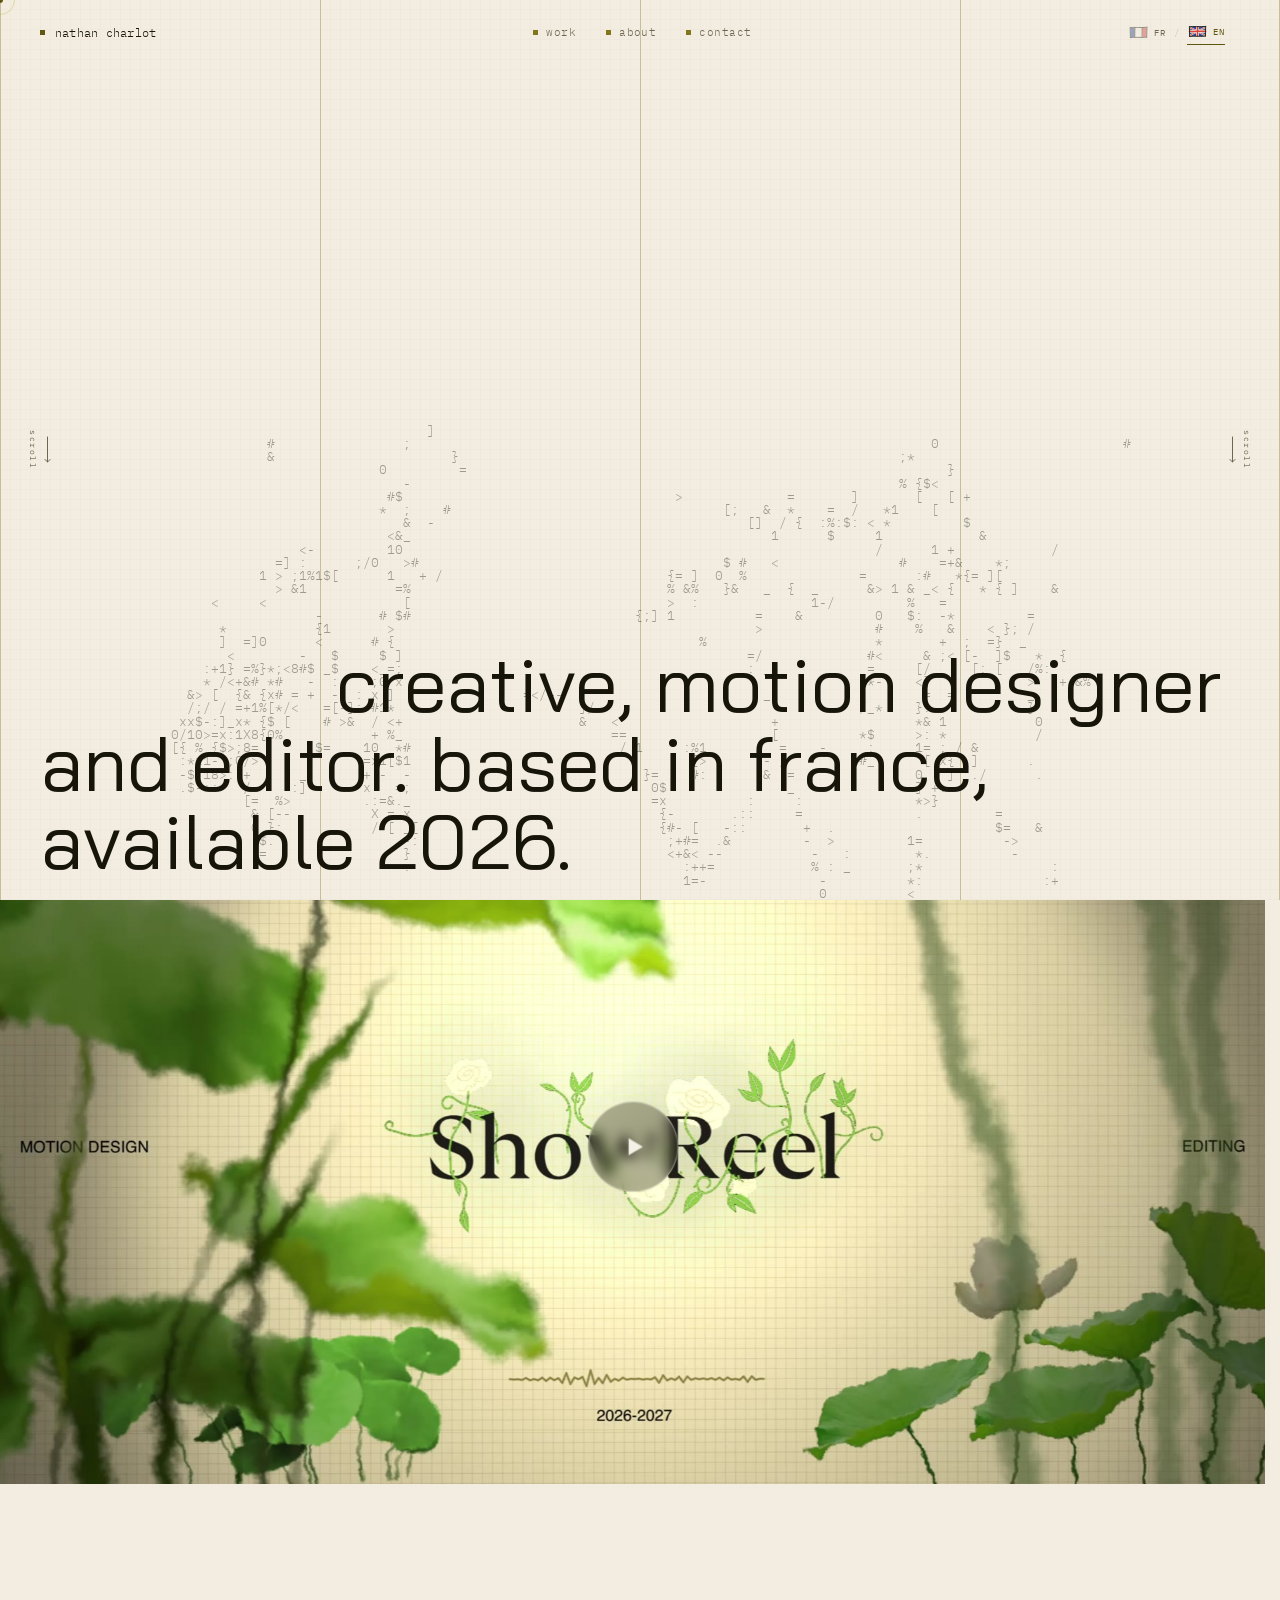
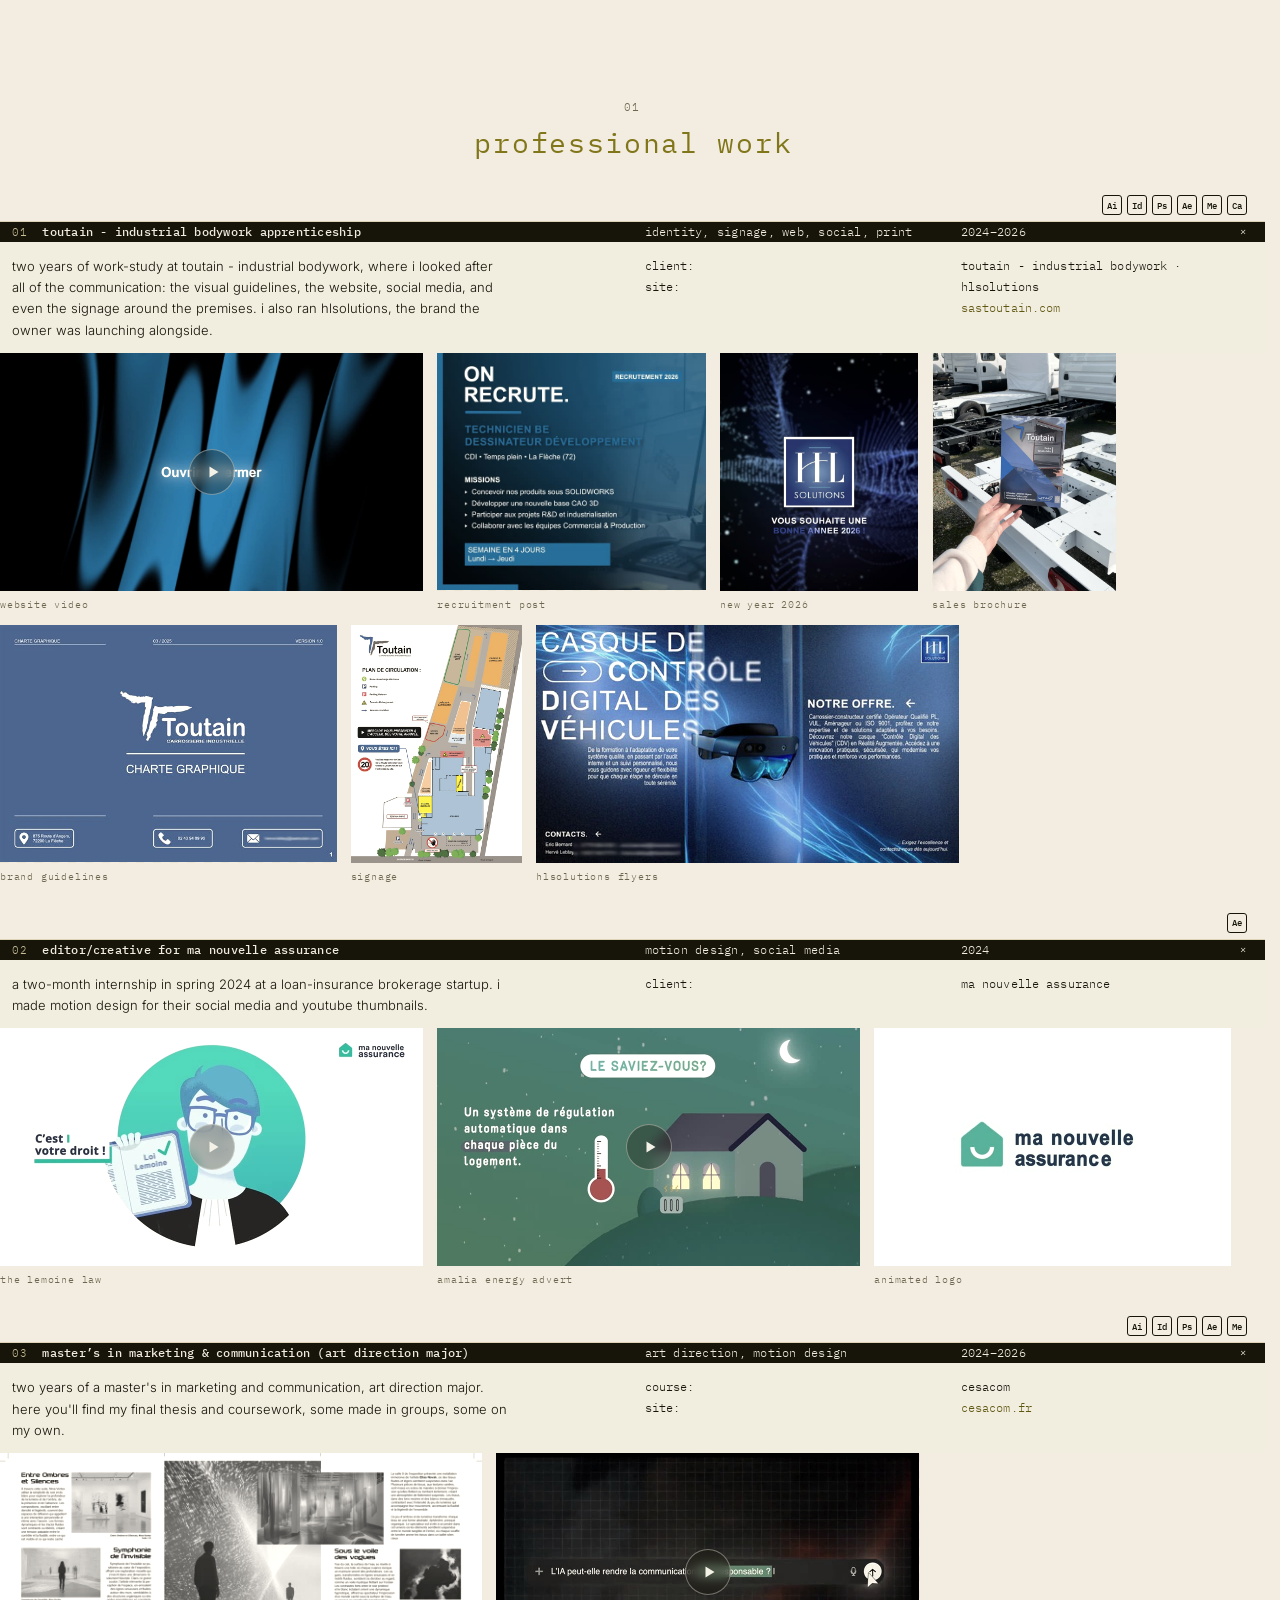
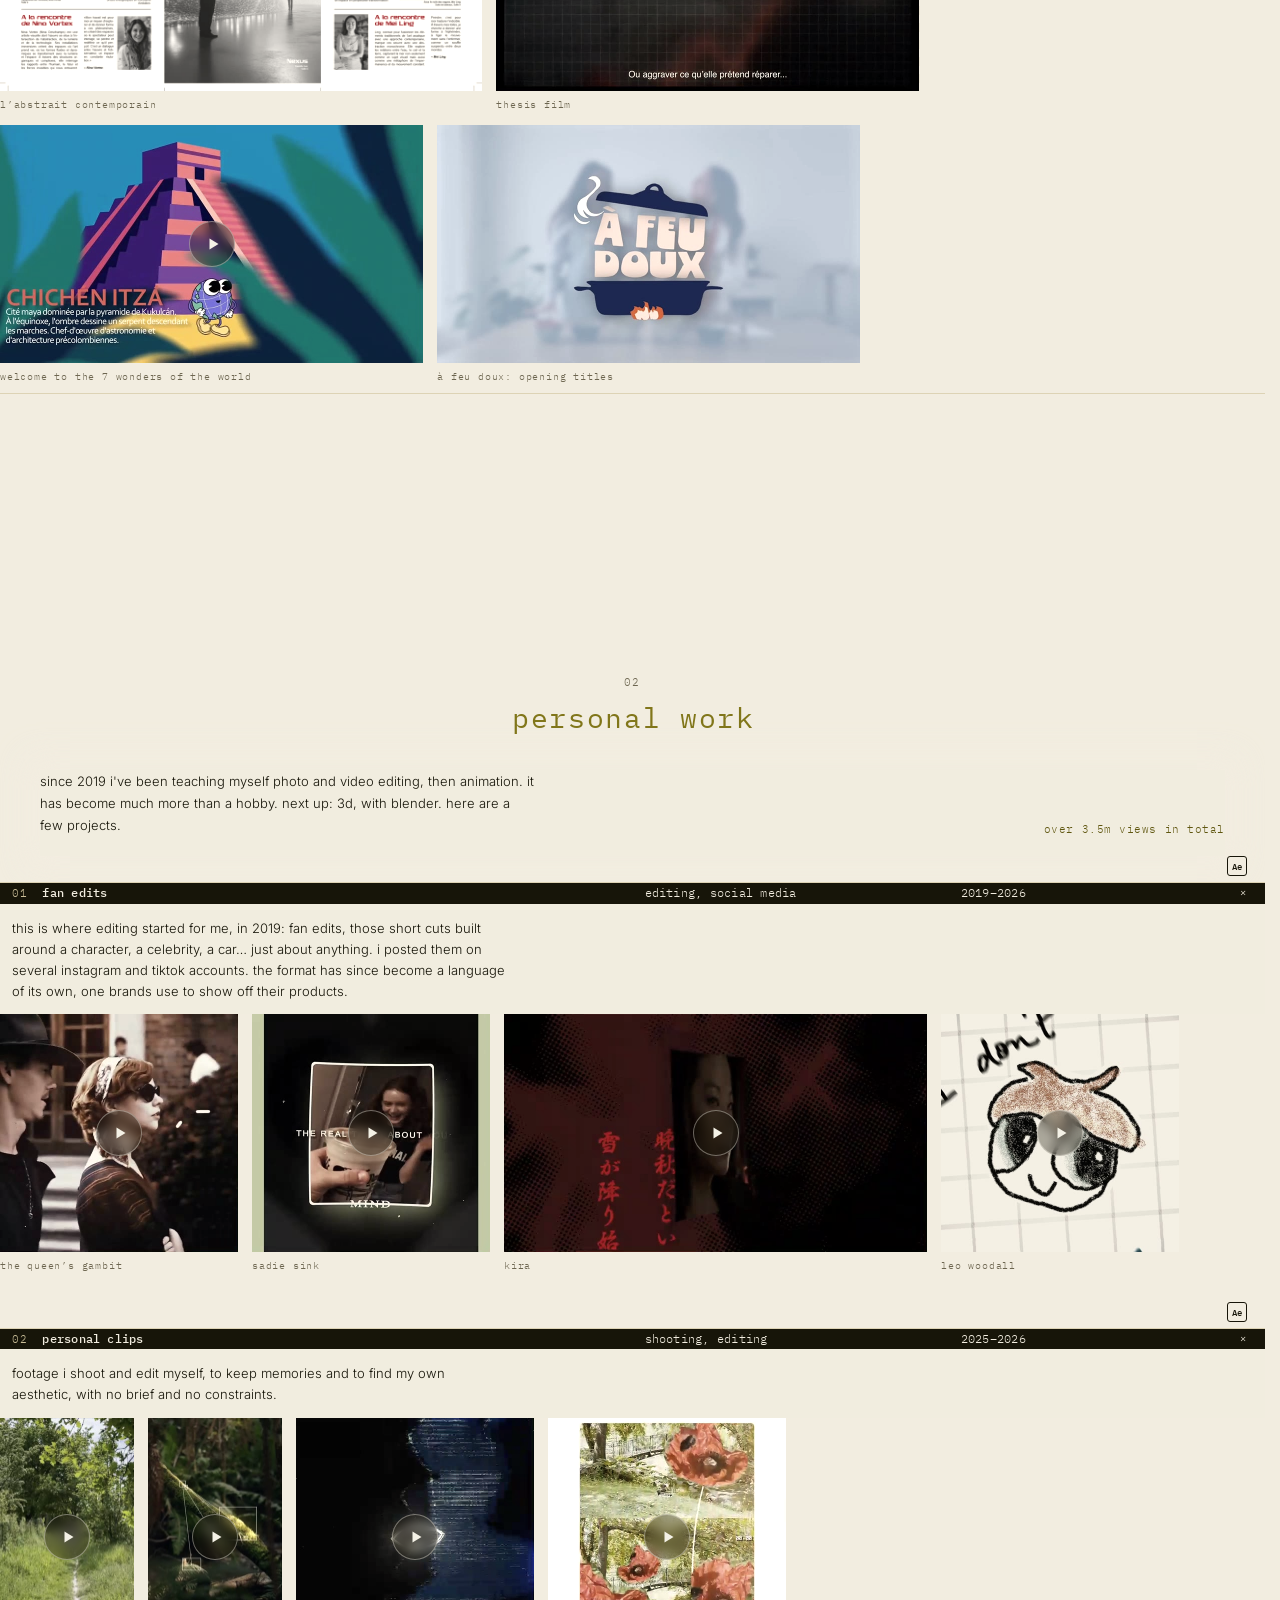
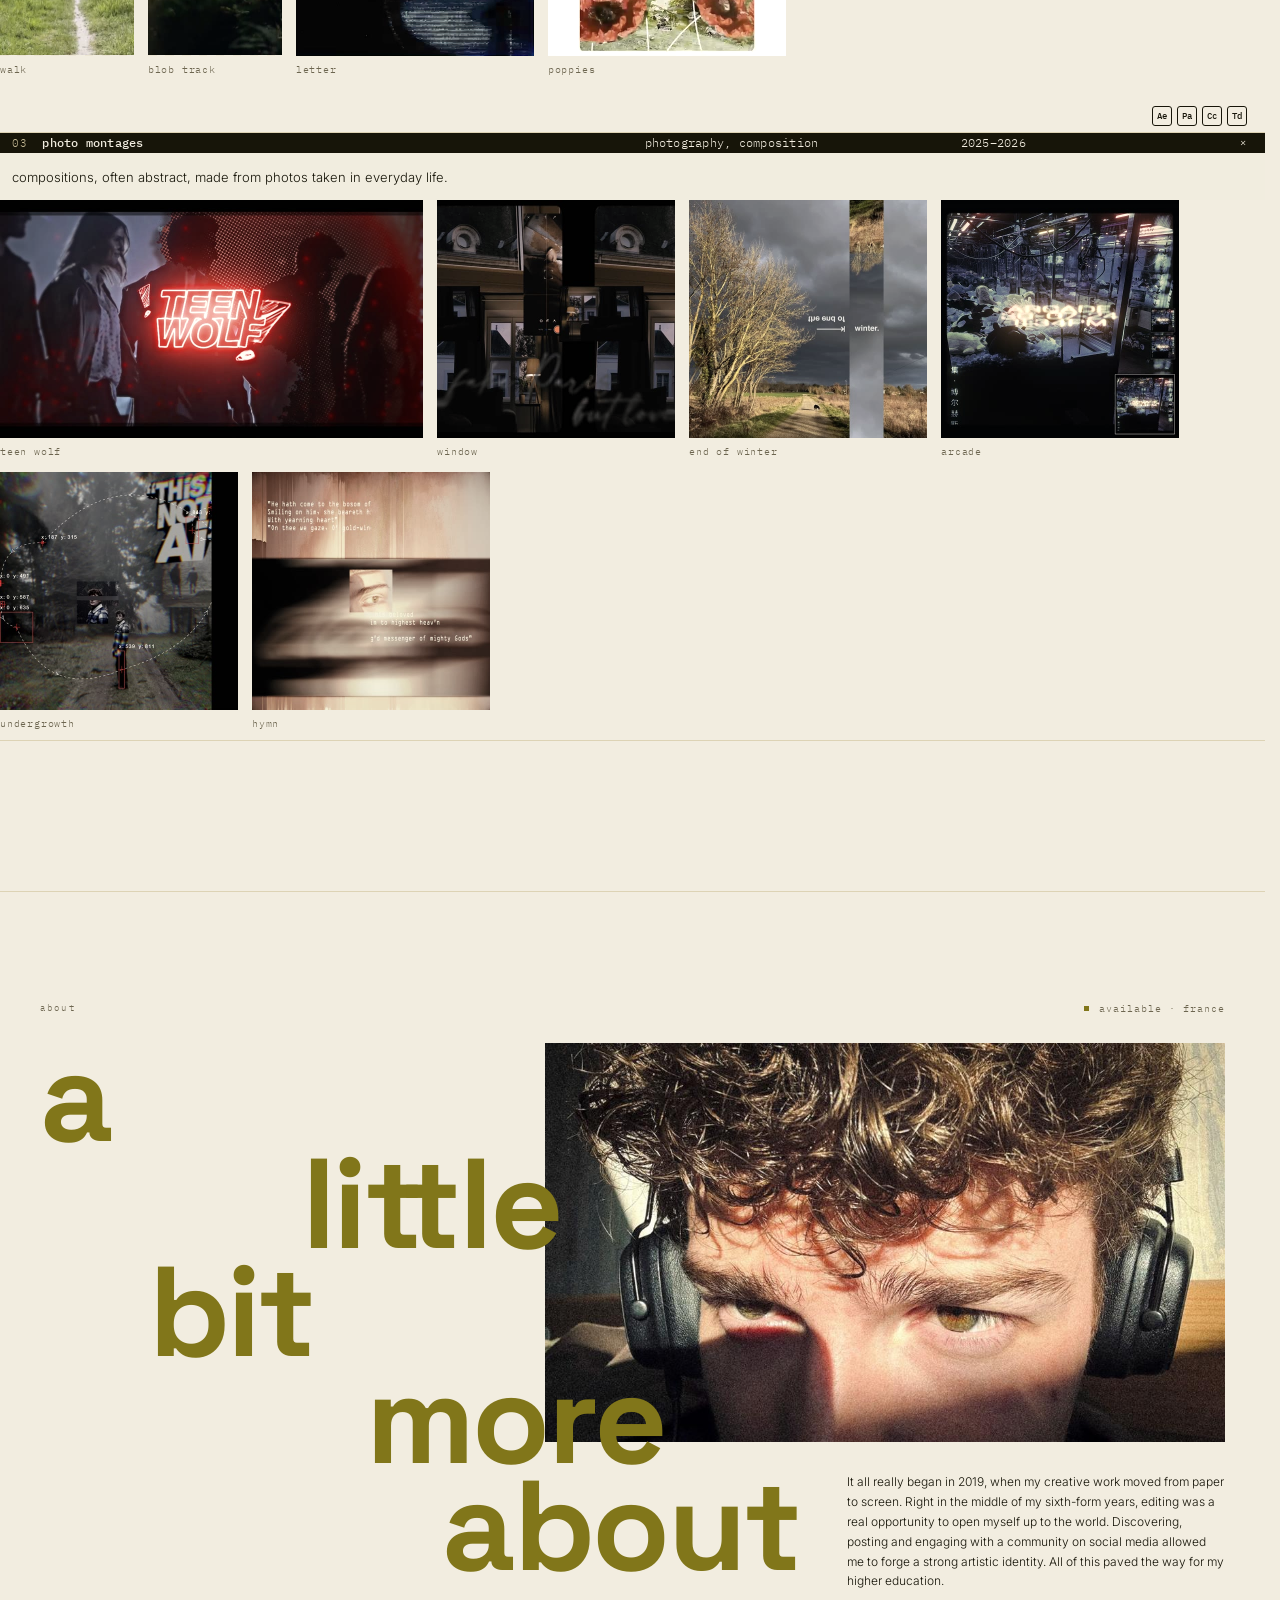
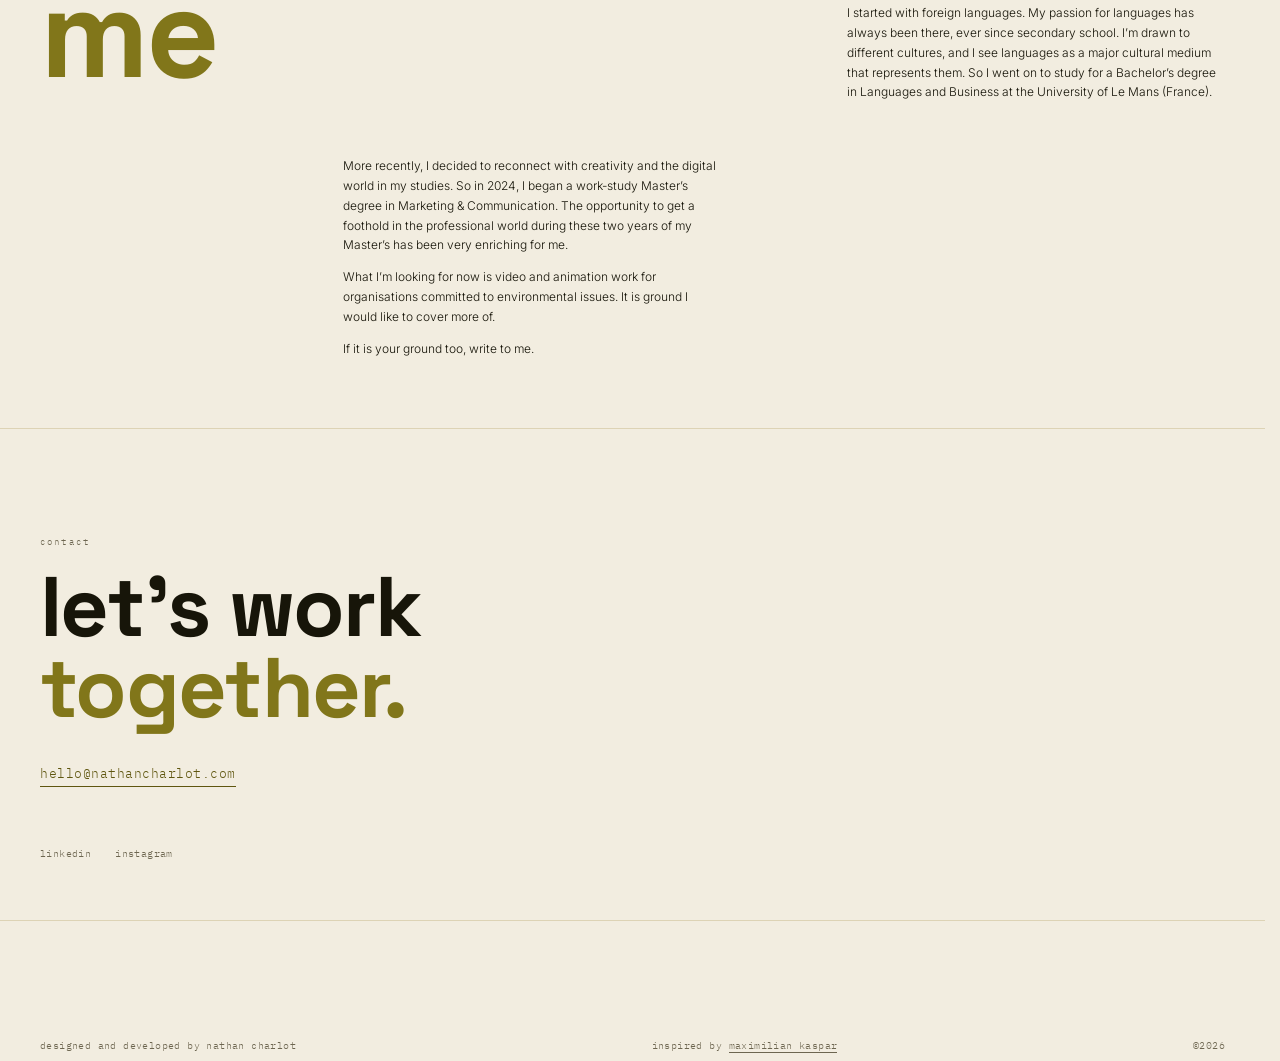
<file: index.html>
<!DOCTYPE html>
<html lang="en">
<head>
<meta charset="UTF-8">
<meta name="viewport" content="width=device-width, initial-scale=1.0">
<title>portfolio nathan charlot</title>
<meta name="description" content="Motion designer and video editor. Animated branding, titling and editing for brands with something to say. Professional, academic and personal work.">
<meta name="author" content="Nathan Charlot">
<meta name="theme-color" content="#f2ede0">
<link rel="canonical" href="https://nathancharlot.com/">
<!-- Shared links carry a card. Crawlers do not run the language switch, so these
     are written once, in English, the wider of the two audiences. -->
<meta property="og:type" content="website">
<meta property="og:site_name" content="Nathan Charlot">
<meta property="og:url" content="https://nathancharlot.com/">
<meta property="og:title" content="portfolio nathan charlot">
<meta property="og:description" content="Animated branding, titling and editing for brands with something to say.">
<meta property="og:image" content="https://nathancharlot.com/og.jpg">
<meta property="og:image:width" content="1200">
<meta property="og:image:height" content="630">
<meta property="og:image:alt" content="Nathan Charlot, close up, headphones on.">
<meta property="og:locale" content="en_GB">
<meta property="og:locale:alternate" content="fr_FR">
<meta name="twitter:card" content="summary_large_image">
<meta name="twitter:title" content="portfolio nathan charlot">
<meta name="twitter:description" content="Animated branding, titling and editing for brands with something to say.">
<meta name="twitter:image" content="https://nathancharlot.com/og.jpg">
<link rel="icon" type="image/png" sizes="32x32" href="favicon-32.png">
<link rel="icon" type="image/png" sizes="180x180" href="favicon-180.png">
<link rel="icon" type="image/png" sizes="512x512" href="favicon-512.png">
<link rel="apple-touch-icon" href="favicon-180.png">
<link rel="preconnect" href="https://fonts.googleapis.com">
<link href="https://fonts.googleapis.com/css2?family=Space+Grotesk:wght@400;500;700&family=Bai+Jamjuree:wght@400&family=IBM+Plex+Mono:wght@400;500;600&family=Inter:wght@300;400;500&display=swap" rel="stylesheet">
<style>
/* ═══════════════════════════════════════
   TOKENS
═══════════════════════════════════════ */
:root {
  --bg:        #f2ede0;
  --bg-alt:    #e9e2ce;
  --panel:     #ece5d3;
  --fg:        #171509;
  --fg-muted:  #6d6650;
  /* --gold is text-safe on cream; --gold-fill is the raw moodboard yellow, blocks only */
  --gold:      #5f560f;
  --gold-fill: #c1b641;
  /* The two moodboard greens replace the former red accent.
     --green-deep carries emphasis text, --green-light is fills only (1.8:1 on cream). */
  --olive:      #81761a;
  --green-deep: #81761a;
  --green-light:#c1b641;
  --black:     #000;
  --ink-on-olive: #f4f1e6;
  --border:    #ddd3b5;
  --border-strong: #c9bd97;
  --display: 'Space Grotesk', 'Archivo', sans-serif;
  --mono:    'IBM Plex Mono', monospace;
  --sans:    'Inter', 'Helvetica Neue', Helvetica, Arial, sans-serif;
}
*, *::before, *::after { box-sizing: border-box; margin: 0; padding: 0; }
/* Reserve the scrollbar gutter so locking the scroll during the loading curtain
   does not widen the page and leave the auto-fitted headline mis-sized. */
html { scroll-behavior: smooth; scrollbar-gutter: stable; }
body {
  background: var(--bg); color: var(--fg);
  font-family: var(--sans); font-weight: 300;
  cursor: none; overflow-x: hidden; position: relative;
}
body.no-scroll-transition { overflow: hidden; height: 100vh; }
/* Light green as a fill takes dark ink: 9:1, against 4:1 for cream on the deep green */
::selection { background: var(--green-light); color: var(--fg); }
a { color: inherit; }
.lowercase { text-transform: lowercase; }

/* ── SWISS BACKGROUND GRID ── */
/* Fine 10px pixel grid — barely-there texture, far lighter than the columns */
.bg-grid {
  position: fixed; inset: 0; z-index: 0; pointer-events: none;
  background-image:
    repeating-linear-gradient(90deg, var(--fg) 0, var(--fg) 1px, transparent 1px, transparent 10px),
    repeating-linear-gradient(0deg,  var(--fg) 0, var(--fg) 1px, transparent 1px, transparent 10px);
  opacity: .015;
}
/* Five hairlines on the quarters → four equal columns, matching the .tc blinds.
   Positioned absolutely rather than with space-between, which spreads the gaps
   between the 1px lines and drifts off the quarter marks. */
.bg-columns { position: fixed; inset: 0; z-index: 0; pointer-events: none; }
.bg-columns span { position: absolute; top: 0; height: 100%; width: 1px; background: var(--border-strong); }
.bg-columns span:nth-child(1) { left: 0; }
.bg-columns span:nth-child(2) { left: calc(25% - .5px); }
.bg-columns span:nth-child(3) { left: calc(50% - .5px); }
.bg-columns span:nth-child(4) { left: calc(75% - .5px); }
.bg-columns span:nth-child(5) { right: 0; }
/* Ascii animation as a fixed backdrop: plain text, so no blend mode or alpha
   video is needed — the glyphs simply sit on the page colour. Held well below
   the content and faint enough to read through. */
#asciiBg { position: fixed; inset: 0; z-index: 0; pointer-events: none; will-change: opacity, filter;
  display: flex; align-items: flex-end; justify-content: center; overflow: hidden; }
#asciiBg pre { font-family: var(--mono); line-height: 1; white-space: pre; margin: 0;
  color: var(--fg); opacity: .38; }
.bg-grid-12 {
  position: fixed; inset: 0; z-index: 9500; pointer-events: none; display: none;
  grid-template-columns: repeat(12, 1fr); gap: 0;
}
.bg-grid-12.on { display: grid; }
.bg-grid-12 span { border-right: 1px solid rgba(129,118,26,.4); height: 100%; }
main, nav, footer { position: relative; z-index: 1; }
/* #hero is deliberately left at z-index auto: a stacking context here would trap
   the ascii clip's multiply blend. It still paints over the fixed grids because
   it is positioned and comes later in the DOM. */
#hero { position: relative; }

/* ── PAGE TRANSITION CURTAIN ── */
.page-transition { position: fixed; inset: 0; z-index: 10000; display: flex; pointer-events: none; }
.tc { flex: 1; }
/* Columns wipe away toward their own left edge, staggered left → right */
.tc-bg { width: 100%; height: 100%; transform-origin: left; background: var(--black); }
.page-transition.retract .tc-bg { animation: tc-retract .6s cubic-bezier(.65,0,.35,1) forwards; }
.page-transition.retract .tc:nth-child(1) .tc-bg { animation-delay: 0s; }
.page-transition.retract .tc:nth-child(2) .tc-bg { animation-delay: .07s; }
.page-transition.retract .tc:nth-child(3) .tc-bg { animation-delay: .14s; }
.page-transition.retract .tc:nth-child(4) .tc-bg { animation-delay: .21s; }
@keyframes tc-retract { to { transform: scaleX(0); } }
.page-transition.hidden { display: none; }

/* ── CURSOR ── */
#cursor { position: fixed; width: 6px; height: 6px; background: var(--gold); border-radius: 50%;
  pointer-events: none; z-index: 9999; transform: translate(-50%,-50%);
  transition: width .2s, height .2s, background .2s; }
#cursor-ring { position: fixed; width: 30px; height: 30px; border: 1px solid rgba(193,182,65,.4);
  border-radius: 50%; pointer-events: none; z-index: 9998; transform: translate(-50%,-50%);
  transition: width .25s ease, height .25s ease, border-color .2s; }
body:has(a:hover) #cursor, body:has(button:hover) #cursor { width: 4px; height: 4px; background: var(--green-deep); }
body:has(a:hover) #cursor-ring, body:has(button:hover) #cursor-ring { width: 52px; height: 52px; border-color: rgba(129,118,26,.45); }
@media (max-width: 600px) { #cursor, #cursor-ring { display: none; } body { cursor: auto; } a, button { cursor: pointer; } }


/* ── ALL LOWERCASE ──
   The portfolio speaks without capitals. Done in CSS rather than by rewriting
   the copy, so the text keeps its real spelling for anyone reading the source,
   for search engines and for a screen reader. */
.project-desc, .grid-item-desc, .grid-item-link, .lb-desc, .lb-title,
.cat-note-text, .cat-stat, .project-meta-value, .thumb-file {
  text-transform: lowercase;
}

/* ── SCROLL CUES ──
   One on each edge, halfway down, for a mouse on a wide screen only: a phone
   scrolls by instinct. The arrow slides down and fades on a loop; both leave
   as soon as the page moves. */
.scroll-cue { display: none; }
@media (hover: hover) and (min-width: 1024px) {
  /* Centred by layout over the full height, not by translateY(-50%): that lands on
     half pixels and the vertical type blurred unevenly, its r looking bolder. */
  .scroll-cue { position: fixed; top: 0; bottom: 0; z-index: 50; pointer-events: none;
    display: flex; align-items: center; gap: 6px;
    font-family: var(--mono); font-size: 8px; font-weight: 400; letter-spacing: .2em; text-transform: lowercase;
    color: var(--fg-muted); transition: opacity .5s ease;
    animation: cue-in .8s ease 1.2s backwards; }
  .scroll-cue-l { left: 28px; }
  .scroll-cue-r { right: 28px; }
  .scroll-cue span { writing-mode: vertical-rl; }
  .scroll-cue svg { overflow: visible; animation: cue-drop 2s cubic-bezier(.5,0,.3,1) infinite; }
  .scroll-cue.is-gone { opacity: 0; }
}
@keyframes cue-in { from { opacity: 0; } }
@keyframes cue-drop {
  0%   { transform: translateY(-5px); opacity: 0; }
  30%, 65% { opacity: 1; }
  100% { transform: translateY(5px); opacity: 0; }
}
@media (prefers-reduced-motion: reduce) {
  .scroll-cue, .scroll-cue svg { animation: none; }
}

/* ── CLICK EFFECT ── */
.ck-mark { position: fixed; pointer-events: none; z-index: 9997; font-family: var(--mono); color: var(--gold); font-size: 12px; }
.ck-ring { position: fixed; pointer-events: none; z-index: 9997; border-radius: 50%;
  border: 1px solid rgba(193,182,65,.7); width: 0; height: 0; transform: translate(-50%,-50%); }

/* ── LAYOUT HELPERS ── */
.sec-label { font-family: var(--mono); font-size: 9px; color: var(--fg-muted); letter-spacing: .24em; text-transform: lowercase; }
.sec-label.accent { color: var(--gold); }
.reveal { opacity: 0; transform: translateY(36px); transition: opacity 1s cubic-bezier(.22,1,.36,1), transform 1s cubic-bezier(.22,1,.36,1); }
.reveal.visible { opacity: 1; transform: translateY(0); }
.reveal-delay-1 { transition-delay: .12s; } .reveal-delay-2 { transition-delay: .24s; } .reveal-delay-3 { transition-delay: .36s; }
.dot-sq { width: 5px; height: 5px; background: var(--green-deep); flex-shrink: 0; }
.dot-sq.blink { animation: sq-blink 1.4s steps(1) infinite; }
.dot-sq.static { background: var(--gold); }
@keyframes sq-blink { 0%,100%{opacity:1} 50%{opacity:.15} }

/* ═══════════════════════════════════════
   NAV
═══════════════════════════════════════ */
/* Sticky, not fixed: the bar keeps its place in the flow, so the hero's
   calc(100vh - nav) and every layout below it stay exactly as they were.
   Nothing is painted here — no background, no rule, no blur. Only the name and the
   language switch ride down the page; the section links step aside once the page
   starts moving, so what follows the reader is two lines of type and nothing else. */
nav { position: sticky; top: 0; z-index: 100; display: flex; align-items: center;
  justify-content: space-between; padding: 0 40px; height: 64px; }
nav.is-stuck .nav-links { opacity: 0; pointer-events: none; }
/* Over anything dark the ink turns pale so it stays readable. The two ends of the bar
   are judged separately: the name sits on the left and the language switch on the
   right, so a picture occupying only the right of the page must not pale the name
   into invisibility against the cream beside it. What counts as dark is measured from
   the picture itself, not declared here — see ABOVE DARK in the script. */
.nav-logo, .lang-btn, .lang-sep { transition: color .3s ease, border-color .3s ease; }
.dot-sq { transition: background-color .3s ease; }
.nav-logo.over-dark { color: var(--ink-on-olive); }
.nav-logo.over-dark .dot-sq.static { background: var(--green-light); }
.lang-switcher.over-dark .lang-btn,
.lang-switcher.over-dark .lang-sep { color: var(--ink-on-olive); }
.lang-switcher.over-dark .lang-btn.active { color: #fff; border-bottom-color: #fff; }
/* An anchor would otherwise land its section's first line under the name. */
#hero, #work, #approach, #contact { scroll-margin-top: calc(var(--nav-h, 64px) + 8px); }
.nav-logo { display: flex; align-items: center; padding: 5px 0; margin: -5px 0; gap: 10px; font-family: var(--mono); font-size: 12px;
  color: var(--fg); text-decoration: none; letter-spacing: .02em; }
.nav-short { display: none; }
.nav-links { display: flex; gap: 30px; transition: opacity .35s ease; }
/* 15px tall is a coin toss for a thumb. The padding grows the target without
   moving anything on screen; the negative margin keeps the row its own height. */
.nav-link { display: flex; align-items: center; gap: 8px; font-family: var(--mono); font-size: 11px;
  color: var(--fg-muted); letter-spacing: .04em; text-decoration: none; transition: color .25s;
  padding: 7px 0; margin: -7px 0; }
.nav-link:hover { color: var(--fg); }
.nav-right { display: flex; align-items: center; gap: 22px; }
.lang-switcher { display: flex; align-items: center; gap: 8px; }
/* The flag sits inside the button, so the whole thing is one target — which also
   takes the switch from 13px wide to something a thumb can actually hit. */
.lang-btn { display: inline-flex; align-items: center; gap: 5px;
  background: none; border: none; cursor: none; font-family: var(--mono); font-size: 9px;
  letter-spacing: .1em; color: var(--fg-muted); padding: 5px 0; transition: color .2s; }
.lang-btn.active { color: var(--gold); border-bottom: 1px solid var(--gold); }
.lang-btn:hover:not(.active) { color: var(--fg); }
.lang-flag { display: block; width: 21px; height: 15px; flex-shrink: 0; overflow: visible; }
/* Dimmed until chosen, so the one in use reads as the one in use. */
.lang-btn:not(.active) .lang-flag { opacity: .45; transition: opacity .25s ease; }
.lang-btn:hover .lang-flag { opacity: 1; }
.lang-sep { font-family: var(--mono); font-size: 9px; color: var(--border-strong); }

/* ═══════════════════════════════════════
   HERO
═══════════════════════════════════════ */
/* The section ends exactly at the fold so the headline can sit on it. The nav
   is in flow above, so its measured height comes out of the calculation. */
#hero { position: relative; min-height: calc(100vh - var(--nav-h, 64px));
  display: flex; flex-direction: column; justify-content: flex-end;
  padding: 40px 40px 20px; }
.hero-inner { position: relative; z-index: 1; width: 100%; }

/* Reference sets weight 400, line-height 102% and indents the first line by one
   column (25%), so it starts on the second grid rule. */
/* Bai Jamjuree stands in for the reference's Bugrino, which is licensed: the same
   squared shoulders and two-storey a. Lines break where the sentence does; a phone
   lets them flow, or the longest would shrink the whole headline. */
.title-h1 { font-family: 'Bai Jamjuree', var(--display); font-weight: 400; text-transform: lowercase;
  letter-spacing: 0; line-height: 1.02; font-size: 44px;
  text-indent: 25%; min-width: 100%; }
@media (max-width: 767px) { .title-h1 br { display: none; } }
/* Unwrapped on wider screens, so the auto-fit sees a line overflow and stops there
   instead of letting it wrap into a fourth. */
@media (min-width: 768px) { .title-h1 { white-space: nowrap; } }

/* ═══════════════════════════════════════
   WORK — ACCORDION
═══════════════════════════════════════ */
/* --pad is what the project rows cancel out to reach the viewport edges */
/* The bottom padding is deliberately large: it is the pause between the work and
   the page that talks about the person who made it. */
#work { --pad: 40px; padding: 160px var(--pad) 150px; }
/* A wide breath between the two kinds of work, a narrower one between the
   projects inside a kind. */
.cat-group + .cat-group { margin-top: clamp(200px, 22vw, 320px); }
.project + .project, .project + .project-tools { margin-top: 30px; }
/* Chapter titles, centred: the site's mono set large enough for the deep green,
   which reads 3.96:1 on cream, right at display sizes. The rank sits above. */
.cat-head { display: flex; flex-direction: column; align-items: center; gap: 10px; padding-bottom: 34px; }
.cat-name { order: 1; margin: 0; font-family: var(--mono); font-size: clamp(20px, 2.2vw, 30px);
  letter-spacing: .06em; font-weight: 400; text-transform: lowercase; color: var(--green-deep); text-align: center;
  margin-right: -.06em; /* the tracking after the last letter would pull it off centre */ }
.cat-count { font-family: var(--mono); font-size: 11px; color: var(--fg-muted); letter-spacing: .1em; }
/* A category can carry a line about itself, and a figure worth stating plainly.
   Kept to one measure so it reads as a note, not a preamble. */
.cat-note { display: flex; align-items: flex-start; justify-content: space-between;
  gap: 40px; padding: 0 0 20px; }
.cat-note-text { margin: 0; max-width: 62ch; font-size: 13px; line-height: 1.7;
  font-weight: 300; color: var(--fg); }
.cat-stat { margin: 0; flex-shrink: 0; align-self: flex-end;
  font-family: var(--mono); font-size: 11px; letter-spacing: .05em;
  color: var(--gold); white-space: nowrap; }
@media (max-width: 700px) {
  .cat-note { flex-direction: column; gap: 14px; }
}
/* Rows break out of the section padding so their four columns line up with the
   background rules at the viewport quarters, as on the reference layout. */
.project { border-top: 1px solid var(--border); margin: 0 calc(-1 * var(--pad)); }
/* The software behind a project, set right above its bar and ending where the bar's
   year column does. */
.project-tools { display: flex; justify-content: flex-end; gap: 5px;
  margin: 0 calc(-1 * var(--pad)) 6px; padding: 0 18px 0 12px; }
.project-tools .tool { position: relative; display: inline-grid; place-items: center; width: 20px; height: 20px;
  border: 1px solid var(--fg); border-radius: 3px;
  font-family: var(--mono); font-size: 9px; font-weight: 500; letter-spacing: .02em;
  color: var(--fg); cursor: default; outline: none; transition: background-color .2s, color .2s; }
.project-tools .tool:hover, .project-tools .tool:focus { background: var(--fg); color: var(--bg); }
/* The name, above the mark and flush with its right edge so the last one in the
   row never runs off the page. */
.project-tools .tool::after { content: attr(data-name); position: absolute; right: -1px; bottom: calc(100% + 6px);
  padding: 3px 6px; white-space: nowrap; pointer-events: none;
  font-size: 10px; font-weight: 400; letter-spacing: .04em; text-transform: lowercase;
  background: var(--fg); color: var(--bg); opacity: 0; transform: translateY(3px);
  transition: opacity .2s, transform .2s; }
.project-tools .tool:hover::after, .project-tools .tool:focus::after { opacity: 1; transform: none; }
.cat-group .project:last-child { border-bottom: 1px solid var(--border); }
.project-header, .project-content {
  display: grid; grid-template-columns: repeat(4, 1fr); gap: 0;
}
/* font-size here as well as on the children: the cells would otherwise inherit
   the 16px body size and their line boxes, not the 12px text, would set the row
   height. Explicit line-height for the same reason — `normal` on the mono face
   adds stray pixels the padding cannot account for. */
.project-header { align-items: baseline; padding: 3px 0; font-size: 12px; line-height: 1.2; cursor: none; }
.pcol { padding-left: 12px; padding-right: 18px; min-width: 0; }
.pcol-4 { display: flex; justify-content: space-between; align-items: baseline; gap: 12px; }
/* Name and description run across the first two columns so they do not wrap
   early and thicken the row — the reference keeps both to a single band. The
   spacer column then has nothing left to do, and the last two are pinned so
   the wider first cell cannot push them out of the grid. */
.project-header .pcol:first-child, .project-content .pcol:first-child { grid-column: 1 / 3; }
.project-header .pcol:nth-child(2), .project-content .pcol:nth-child(2) { display: none; }
.project-header .pcol:nth-child(3), .project-content .pcol:nth-child(3) { grid-column: 3; }
.project-header .pcol:nth-child(4), .project-content .pcol:nth-child(4) { grid-column: 4; }
.project-num { font-family: var(--mono); font-size: 11px; color: var(--fg-muted);
  letter-spacing: .06em; margin-right: 12px; }
.project-name { font-family: var(--mono); font-size: 12px; font-weight: 500; display: inline; letter-spacing: .02em;
  text-transform: lowercase; transition: color .3s; }
.project-header:hover .project-name { color: var(--green-deep); }
.project-tags { font-family: var(--mono); font-size: 12px; color: var(--fg); letter-spacing: .02em;
  text-transform: lowercase; }
.project-year { font-family: var(--mono); font-size: 12px; color: var(--fg); letter-spacing: .02em; }
/* Open rows invert, the way the reference marks the active project */
.project.is-open .project-header { background: var(--fg); }
.project.is-open .project-name,
.project.is-open .project-tags,
.project.is-open .project-year { color: var(--bg); }
.project.is-open .project-num { color: var(--border-strong); }
.project-plus { font-family: var(--mono); font-size: 12px; line-height: 1.2; color: var(--fg-muted);
  transition: transform .35s ease, color .3s; }
.project-plus::before { content: '+'; }
.project.is-open .project-plus { color: var(--bg); transform: rotate(45deg); }

/* Only the write-up collapses now; the band of visuals below stays put. The
   panel opens on one eased curve with the text sliding up behind it. */
.project-content_wrapper { display: grid; grid-template-rows: 0fr;
  transition: grid-template-rows .75s cubic-bezier(.22,1,.36,1); }
.project.is-open .project-content_wrapper { grid-template-rows: 1fr; }
.project-content_inner { overflow: hidden; }
.project-content {
  opacity: 0; transform: translateY(22px);
  transition: opacity .55s ease, transform .65s cubic-bezier(.22,1,.36,1); }
.project.is-open .project-content { opacity: 1; transform: none; transition-delay: .1s; }
.project-content { padding: 14px 0 12px; }
/* The fixed ascii backdrop runs under the write-ups; a veil of the page colour
   pales it there without hiding it. The note's edge is feathered, the row's is
   held by its own rules. */
.project-content, .cat-note { background: color-mix(in srgb, var(--bg) 72%, transparent); }
.cat-note { box-shadow: 0 0 28px 14px color-mix(in srgb, var(--bg) 72%, transparent); }
.project-desc { font-size: 13px; line-height: 1.62; font-weight: 300; min-height: 1.62em; max-width: 62ch; }
.project-meta-label, .project-meta-value { font-family: var(--mono); font-size: 12px; line-height: 1.72;
  color: var(--fg); letter-spacing: .01em; overflow-wrap: break-word; }
.project-meta-value a { color: var(--gold); text-decoration: none; border-bottom: 1px solid transparent;
  display: inline-block; padding: 4px 0; margin: -4px 0; }
.project-meta-value a:hover { border-color: var(--gold); }

/* Visuals sit at a common height and keep their own ratio; anything that will
   not fit alongside wraps to the next line rather than opening a sideways
   scroll. */
.project-grid { display: flex; flex-wrap: wrap; gap: 14px;
  align-items: flex-start; margin: 0 0 10px; }
/* The band belongs to the row, not to the panel that opens under it, so the
   visuals are visible by default and their entrance is a pure animation laid
   over that: however it goes, they settle back to the natural state and cannot
   be left hidden. The script arms it only on a page that is actually being
   looked at, so nothing sits half-animated in a background tab. --d staggers
   each visual so the band glides in rather than snapping as a block. */
.grid-item { position: relative; background: var(--bg); cursor: none; flex: 0 0 auto; }
/* The format is named under each visual, the way the reference labels its
   files: enough for the visitor to know whether a tile will move. */
.thumb-file { display: block; padding: 7px 0 0; font-family: var(--mono);
  font-size: 10px; letter-spacing: .08em; color: var(--fg-muted); }
.project-grid.animate .grid-item { animation: item-in .8s cubic-bezier(.22,1,.36,1) var(--d, 0ms) backwards; }
@keyframes item-in { from { opacity: 0; transform: translateY(38px); } }
.thumb { position: relative; height: 238px; background: repeating-linear-gradient(135deg, var(--panel) 0, var(--panel) 6px, var(--bg) 6px, var(--bg) 12px); }
.thumb.landscape { aspect-ratio: 4/3; }
.thumb.portrait { aspect-ratio: 3/4; }
.thumb.square { aspect-ratio: 1/1; }
.thumb-label { position: absolute; inset: 0; display: flex; align-items: center; justify-content: center;
  font-family: var(--mono); font-size: 9px; color: var(--fg-muted); opacity: .5; }
/* contain, never cover: a visual is shown whole. Tiles carry the media's own
   ratio so there is nothing to letterbox. */
.thumb img, .thumb video { position: absolute; inset: 0; width: 100%; height: 100%; object-fit: contain; }
/* A video's last row or column of pixels can come out dark: the encoder pads
   the frame to a multiple of 16 and the browser's scaling bleeds that padding
   into the edge, and a ratio a pixel off the tile's leaves a hairline of its
   own. Scaling the picture by a hair, inside a tile that clips, keeps any such
   line out of sight; 0.6% per side is below what the eye can tell is cropped. */
.thumb { overflow: hidden; }
.thumb video { transform: scale(1.012); }
/* The still covers the video at rest and lifts once there are frames to see.
   Keyed on playback rather than on hover: if the clip cannot start, the tile
   keeps its picture instead of baring an empty frame. It also survives a paused
   video, which the poster attribute does not — that only shows before the first
   frame lands. */
/* Thumbnails rest in black and cream, so a band of unrelated work reads as one
   surface instead of a scatter of palettes. The sepia/saturate pair was picked
   by measuring: light tones land on #f6eddc, a shade off the page's own cream,
   while blacks stay black. Real colour returns under the cursor. */
.thumb img { filter: saturate(.78) sepia(.1) brightness(1.02);
  /* Both transitions live here: this selector outranks .thumb-poster and
     .thumb-alt, and would otherwise strip the fades they declare. */
  transition: filter .45s ease, opacity .35s ease; }
.thumb-poster { z-index: 1; }
.grid-item:hover .thumb img, .grid-item.is-open .thumb img { filter: none; }
/* No cursor means no hover means the colour never comes back. A phone showed a
   band of frozen, drained stills — the worst possible case for motion work.
   Touch screens get the pictures as they are. */
@media (hover: none) { .thumb img { filter: none; } }
.grid-item.is-playing .thumb-poster, #reel.is-playing .thumb-poster { opacity: 0; }
/* Two sides of the same sheet: the second is stacked over the first and fades
   in on hover, rather than swapping the src, which would flash the first time
   while the other side is still being fetched. */
.thumb-alt { opacity: 0; transition: opacity .4s ease; }
.grid-item:hover .thumb-alt { opacity: 1; }
/* width:0 + min-width:100% keeps the text out of the tile's intrinsic sizing —
   otherwise the paragraph, not the media, would decide how wide the tile is and
   the block would run past the video. */
/* Opens the way a project's write-up does: the space grows on one eased curve
   (0fr → 1fr) and the text rises into it a beat later; closing runs it back. */
.grid-item-desc { display: grid; grid-template-rows: 0fr; box-sizing: border-box; width: 0; min-width: 100%;
  font-size: 13px; line-height: 1.62; font-weight: 300; color: var(--fg);
  transition: grid-template-rows .6s cubic-bezier(.22,1,.36,1); }
/* Hidden once shut, so a link inside is out of the tab order too */
.grid-item-desc-in { min-height: 0; overflow: hidden; padding: 0 12px;
  opacity: 0; transform: translateY(-8px); visibility: hidden;
  transition: opacity .3s ease, transform .45s cubic-bezier(.22,1,.36,1),
    padding .6s cubic-bezier(.22,1,.36,1), visibility 0s linear .6s; }
.grid-item.is-open .grid-item-desc { grid-template-rows: 1fr; }
.grid-item.is-open .grid-item-desc-in { padding: 10px 12px 16px; opacity: 1; transform: none; visibility: visible;
  transition: opacity .45s ease .12s, transform .55s cubic-bezier(.22,1,.36,1) .12s,
    padding .6s cubic-bezier(.22,1,.36,1), visibility 0s; }
@media (prefers-reduced-motion: reduce) {
  .grid-item-desc, .grid-item-desc-in { transition: none; }
}
/* The part of a write-up still decoding, set like the ascii backdrop */
.decoding { font-family: var(--mono); font-size: .92em; font-weight: 400; color: var(--fg-muted); }
/* Once open, the clip lets go, or a software mark's name would be cut off above it */
.grid-item.is-open .grid-item-desc-in { animation: desc-unclip 0s .6s forwards; }
@keyframes desc-unclip { to { overflow: visible; } }
.grid-item-tools { display: flex; align-items: center; gap: 10px; margin-top: 12px;
  font-family: var(--mono); font-size: 12px; }
.grid-item-tools .project-tools { margin: 0; padding: 0; justify-content: flex-start; text-transform: none; }
.grid-item-tools .project-tools .tool::after { right: auto; left: -1px; }
.grid-item-link { display: inline-block; margin-top: 10px; font-family: var(--mono);
  font-size: 11px; letter-spacing: .06em; text-transform: lowercase; color: var(--gold);
  text-decoration: none; border-bottom: 1px solid transparent; }
.grid-item-link:hover { border-color: var(--gold); }

/* ── VIDEO PLAYER ──
   The play mark is a watermark, not a button: it marks a tile as motion so it
   reads at a glance across the band, and stays out of the way of the clicks.
   Each glyph pair is always in the markup; the tile's state picks one. */
.vmark { position: absolute; left: 50%; top: 50%; z-index: 2; width: 46px; height: 46px;
  margin: -23px 0 0 -23px; border-radius: 50%; pointer-events: none;
  display: flex; align-items: center; justify-content: center;
  color: var(--ink-on-olive); background: rgba(23,21,9,.32);
  border: 1px solid rgba(244,241,230,.4);
  -webkit-backdrop-filter: blur(6px); backdrop-filter: blur(6px);
  transition: opacity .3s ease, transform .3s ease; }
.vmark svg { width: 16px; height: 16px; margin-left: 2px; }
.vmark .i-pause { margin-left: 0; }
.is-film:hover .vmark { transform: scale(1.08); }
/* Playing, the mark gets out of the picture. Under a cursor it comes back
   faintly as a pause, which is what the next click will do. */
.is-film.is-open:not(.is-paused) .vmark { opacity: 0; transform: scale(1.3); }
@media (hover: hover) {
  .is-film.is-open:not(.is-paused) .vbox:hover .vmark { opacity: .5; transform: none; }
}
.i-pause, .i-muted { display: none; }
.is-film.is-open:not(.is-paused) .i-play { display: none; }
.is-film.is-open:not(.is-paused) .i-pause { display: block; }
.is-film.is-muted .i-sound { display: none; }
.is-film.is-muted .i-muted { display: block; }

/* The bar only exists once a film is open. The gradient under it lets taps
   through to the picture; only its controls take them. container-type lets
   the bar shed controls in the narrow tiles a portrait clip makes. */
.vbar { position: absolute; left: 0; right: 0; bottom: 0; z-index: 3; display: none;
  align-items: center; gap: 4px; padding: 26px 8px 6px; pointer-events: none;
  container-type: inline-size; color: var(--ink-on-olive);
  font-family: var(--mono); font-size: 10px; letter-spacing: .04em;
  background: linear-gradient(to top, rgba(0,0,0,.66), rgba(0,0,0,0));
  transition: opacity .3s ease; }
.vbar > * { pointer-events: auto; }
.is-film.is-open .vbar { display: flex; }
/* On a desktop it steps aside while the film plays and the cursor is elsewhere. */
@media (hover: hover) {
  .is-film.is-open:not(.is-paused) .vbox:not(:hover):not(:focus-within) .vbar { opacity: 0; }
}
.vbar button { flex: 0 0 auto; width: 30px; height: 30px; padding: 0; border: 0;
  background: none; color: inherit; cursor: none;
  display: inline-flex; align-items: center; justify-content: center; }
.vbar svg { width: 15px; height: 15px; }
.vbar button:focus-visible, .vbar input:focus-visible { outline: 1px solid var(--green-light); outline-offset: 1px; }
.vb-time { flex: 0 0 auto; white-space: nowrap; font-variant-numeric: tabular-nums; }
.vb-seek { flex: 1 1 auto; min-width: 36px; }
.vb-vol { flex: 0 0 56px; width: 56px; }
/* Sliders drawn the same in every browser: a hairline track, filled up to the
   handle in the light green (--p), and a small cream handle. */
.vbar input[type=range] { -webkit-appearance: none; appearance: none; height: 22px; margin: 0;
  background: transparent; cursor: none; }
.vbar input[type=range]::-webkit-slider-runnable-track { height: 3px; border-radius: 2px;
  background: linear-gradient(to right, var(--green-light) var(--p, 0%), rgba(244,241,230,.32) var(--p, 0%)); }
.vbar input[type=range]::-webkit-slider-thumb { -webkit-appearance: none; width: 11px; height: 11px;
  margin-top: -4px; border-radius: 50%; background: var(--ink-on-olive); border: 0; }
.vbar input[type=range]::-moz-range-track { height: 3px; border-radius: 2px; background: rgba(244,241,230,.32); }
.vbar input[type=range]::-moz-range-progress { height: 3px; border-radius: 2px; background: var(--green-light); }
.vbar input[type=range]::-moz-range-thumb { width: 11px; height: 11px; border-radius: 50%;
  background: var(--ink-on-olive); border: 0; }
@container (max-width: 300px) { .vb-vol { display: none; } }
@container (max-width: 230px) {
  .vb-time { display: none; }
  .vbar button { width: 26px; }
}
@container (max-width: 170px) { .vbar .vb-close { display: none; } .vb-seek { min-width: 24px; } }
/* A finger needs bigger targets, and a phone sets its volume with its own
   buttons: the page cannot change it, so there is no slider to offer. */
@media (hover: none) {
  .vbar button { width: 40px; height: 40px; }
  .vb-vol { display: none; }
}
/* ── SHOWREEL ──
   The full width and the full height of the screen, right under the hero.
   It rises into place the way the reference does: the picture starts a little
   large and a little high, and settles to its frame as the section reaches
   the top (see the scroll code). The section clips, so the overscan never
   shows. The reel is cut at 2:1, the shape a browser window on a desktop
   screen has once its bars are counted. The section is the full height of the
   window, but never taller than a 2:1 frame across its width: a window wider
   than that loses a few percent top and bottom, which the reel's framing
   keeps clear, and one narrower (a laptop, a phone) gets the whole film edge
   to edge, a little short of the full height. Never bands down the sides,
   never the side captions cropped. */
#reel { position: relative; z-index: 1; overflow: hidden; background: var(--bg); cursor: none;
  height: min(100vh, 50vw); height: min(100svh, 50vw); }
.reel-frame { position: absolute; inset: 0; transform-origin: 50% 50%; will-change: transform; }
.reel-frame img, .reel-frame video { position: absolute; inset: 0; width: 100%; height: 100%;
  object-fit: cover; transition: opacity .35s ease; }
.reel-frame .thumb-poster { z-index: 1; }
#reel .vmark { width: 86px; height: 86px; margin: -43px 0 0 -43px; }
#reel .vmark svg { width: 24px; height: 24px; margin-left: 3px; }
#reel .vmark .i-pause { margin-left: 0; }
#reel .vbar { padding: 40px 22px 14px; }
#reel:focus-visible { outline: 2px solid var(--green-light); outline-offset: -4px; }
@media (max-width: 600px) {
  #reel .vmark { width: 64px; height: 64px; margin: -32px 0 0 -32px; }
  #reel .vmark svg { width: 20px; height: 20px; }
  #reel .vbar { padding: 26px 8px 4px; }
  /* The band is too short for the mark and the bar together; open, the bar has it. */
  #reel.is-open .vmark { opacity: 0; }
}
.vbox:fullscreen { background: #000; }
/* Full screen, the reel is shown whole: a monitor is rarely 2:1. */
#reel .vbox:fullscreen video { object-fit: contain; }
.vbox:-webkit-full-screen { background: #000; }

/* ── DOCUMENT VIEWER ──
   A sheet laid on the site's own grid: the dark bar of an open project, the
   quarter rules behind, the write-up in the first column and the page across
   the other three, with every page numbered in a strip under it. */
.lb { position: fixed; inset: 0; z-index: 300; display: flex; flex-direction: column; overflow: hidden;
  background:
    linear-gradient(var(--border-strong), var(--border-strong)) 25% 0 / 1px 100% no-repeat,
    linear-gradient(var(--border-strong), var(--border-strong)) 50% 0 / 1px 100% no-repeat,
    linear-gradient(var(--border-strong), var(--border-strong)) 75% 0 / 1px 100% no-repeat,
    var(--bg);
  opacity: 0; pointer-events: none; transition: opacity .3s ease; }
.lb.open { opacity: 1; pointer-events: auto; }
/* The same four columns, type and inversion as an open project's bar */
.lb-top { flex: 0 0 auto; display: grid; grid-template-columns: repeat(4, 1fr); align-items: center;
  padding: 6px 0; background: var(--fg); color: var(--bg);
  font-family: var(--mono); font-size: 12px; line-height: 1.2; letter-spacing: .02em;
  transform: translateY(-100%); transition: transform .45s cubic-bezier(.22,1,.36,1); }
.lb.open .lb-top { transform: none; }
.lb-name { grid-column: 1 / 3; padding-left: 12px; min-width: 0;
  overflow: hidden; text-overflow: ellipsis; white-space: nowrap; }
.lb-num { color: var(--border-strong); font-size: 11px; letter-spacing: .06em; margin-right: 12px; }
.lb-title { font-weight: 500; text-transform: lowercase; }
.lb-counter { grid-column: 3; padding-left: 12px; }
.lb-close { grid-column: 4; justify-self: end; margin-right: 12px; cursor: none;
  background: none; border: 0; color: var(--bg); font: inherit; font-size: 15px; line-height: 1;
  padding: 2px 6px; transition: color .2s; }
.lb-close:hover, .lb-close:focus-visible { color: var(--green-light); outline: none; }

.lb-body { flex: 1 1 auto; min-height: 0;
  display: grid; grid-template-columns: repeat(4, 1fr); grid-template-rows: minmax(0, 1fr) auto; }
.lb-side { grid-column: 1; grid-row: 1 / 3; min-height: 0; overflow-y: auto;
  padding: 22px 18px 26px 12px; display: flex; flex-direction: column; gap: 30px; }
.lb-desc { margin: 0; font-size: 13px; line-height: 1.7; font-weight: 300; color: var(--fg); }
/* Set like a project's client and site rows: one size, one ink, rows of one height */
.lb-meta { margin: 0; display: grid; grid-template-columns: auto 1fr; grid-auto-rows: minmax(24px, auto);
  column-gap: 14px; row-gap: 2px; align-items: baseline; line-height: 1.5;
  font-family: var(--mono); font-size: 12px; font-weight: 400; letter-spacing: .01em;
  color: var(--fg); text-transform: lowercase; }
.lb-meta dt::after { content: ' :'; }
/* A long project name wraps onto a second line rather than being cut */
.lb-meta dd { margin: 0; min-width: 0; overflow-wrap: break-word; }
/* The software marks again, read from the left here, so their names open rightwards */
.lb-meta .project-tools { margin: 0; padding: 0; justify-content: flex-start; text-transform: none; overflow: visible; }
.lb-meta .project-tools .tool::after { right: auto; left: -1px; }

.lb-stage { grid-column: 2 / 5; grid-row: 1; min-height: 0;
  display: flex; align-items: center; gap: 18px; padding: 22px 28px 14px; }
.lb-page { position: relative; flex: 1; min-width: 0; height: 100%; margin: 0;
  display: flex; align-items: center; justify-content: center; }
.lb-page img { display: block; max-width: 100%; max-height: 100%; object-fit: contain;
  border: 1px solid var(--border); background: var(--panel); }
/* Taken out of the flow as it leaves, so the arriving page sits where it will stay */
.lb-page img.is-leaving { position: absolute; pointer-events: none; }
/* Opening: the bar drops, then the write-up, the page and the strip rise in turn */
.lb-side, .lb-stage, .lb-strip { opacity: 0; transform: translateY(14px);
  transition: opacity .5s ease, transform .7s cubic-bezier(.22,1,.36,1); }
.lb.open .lb-side, .lb.open .lb-stage, .lb.open .lb-strip { opacity: 1; transform: none; }
.lb.open .lb-side { transition-delay: .12s; }
.lb.open .lb-stage { transition-delay: .2s; }
.lb.open .lb-strip { transition-delay: .3s; }
.lb-nav { flex-shrink: 0; width: 34px; height: 34px; cursor: none;
  font-family: var(--mono); font-size: 13px; background: none;
  border: 1px solid var(--fg); color: var(--fg); transition: background-color .2s, color .2s; }
.lb-nav:hover, .lb-nav:focus-visible { background: var(--fg); color: var(--bg); outline: none; }
.lb-nav[disabled] { opacity: .2; pointer-events: none; }

.lb-strip { grid-column: 2 / 5; grid-row: 2; display: flex; gap: 12px; overflow-x: auto;
  padding: 12px 28px 18px; border-top: 1px solid var(--border); scrollbar-width: thin; }
.lb-thumb { flex: 0 0 auto; display: flex; flex-direction: column; align-items: flex-start; gap: 6px;
  padding: 0; background: none; border: 0; cursor: none;
  font-family: var(--mono); font-size: 10px; letter-spacing: .06em; color: var(--fg-muted); }
.lb-thumb img { display: block; height: 64px; width: auto; border: 1px solid var(--border);
  opacity: .5; transition: opacity .3s, border-color .3s, transform .45s cubic-bezier(.22,1,.36,1); }
.lb-thumb:hover img, .lb-thumb:focus-visible img { opacity: .85; transform: translateY(-2px); outline: none; }
.lb-thumb.is-current img { opacity: 1; border-color: var(--fg); transform: translateY(-4px); }
.lb-thumb span { transition: color .3s; }
.lb-thumb.is-current { color: var(--fg); }
@media (prefers-reduced-motion: reduce) {
  .lb-top, .lb-side, .lb-stage, .lb-strip, .lb-thumb img { transition: none; transform: none; }
}

/* A single page needs neither arrows nor strip */
.lb.single .lb-nav, .lb.single .lb-strip { display: none; }
/* A film plays where the page would be */
.film-wrap { position: relative; cursor: none; width: 100%; }
.lb-film { display: block; width: 100%; max-height: 74vh; background: var(--fg); }
.film-sound { position: absolute; left: 14px; bottom: 14px; pointer-events: none;
  font-family: var(--mono); font-size: 10px; letter-spacing: .12em; text-transform: lowercase;
  color: var(--bg); background: var(--green-deep); border: none; padding: 6px 11px;
  transition: opacity .3s ease; }
.film-wrap.sound-on .film-sound { opacity: 0; }
/* No pages yet: the write-up takes the floor */
.lb.text-only .lb-stage, .lb.text-only .lb-strip { display: none; }
.lb.text-only .lb-side { grid-column: 1 / 3; }
.lb.text-only .lb-desc { font-size: 15px; line-height: 1.8; }

/* Narrow: one column that scrolls, the page first under the write-up */
@media (max-width: 900px) {
  /* Sized to the large viewport: a phone draws the page under its translucent
     toolbar, and an inset of 0 stopped above it, baring the work beneath. */
  .lb { bottom: auto; height: 100vh; height: 100lvh; overflow-y: auto; overscroll-behavior: contain;
    background: var(--bg); }
  .lb-top { position: sticky; top: 0; z-index: 2; grid-template-columns: 1fr auto; }
  .lb-counter { display: none; }
  .lb-name { grid-column: 1; }
  .lb-close { grid-column: 2; }
  .lb-body { display: block; }
  .lb-side { padding: 18px 16px 20px; gap: 20px; overflow: visible; }
  /* The page sets the height here, so a landscape sheet leaves no empty band */
  .lb-stage { padding: 0 16px; gap: 8px; }
  .lb-page { height: auto; }
  .lb-page img { max-height: 70vh; }
  .lb-nav { width: 30px; height: 30px; }
  /* Room to scroll the strip clear of the toolbar now drawn over the bottom */
  .lb-strip { padding: 14px 16px calc(96px + env(safe-area-inset-bottom)); border-top: 0; }
}

/* ═══════════════════════════════════════
   APPROACH (about)
═══════════════════════════════════════ */
/* The spread, laid out as it is: the statement runs down the left in front of the
   photograph, the columns break apart — one under the picture, one lower and further
   left — and the pull-quote tucks in beside them. Height is whatever the content
   comes to; this section is no longer held to a single screen. */
#approach { border-top: 1px solid var(--border); padding: 110px 40px 70px;
  display: grid; grid-template-columns: repeat(12, 1fr);
  grid-template-rows: auto auto auto auto; column-gap: 26px; }
.approach-top { grid-column: 1 / -1; grid-row: 1; display: flex; align-items: baseline;
  justify-content: space-between; gap: 20px; margin-bottom: 28px; }
/* A layer, not a column: it claims columns 1-9 and passes in front of the portrait,
   the way the spread's headline crosses its photograph. The pointer goes through it
   so the picture underneath still answers the mouse. min-width:0 as well, or the
   nowrap lines would set the track's floor and a phone would lose their right edge. */
.approach-display { grid-column: 1 / 9; grid-row: 2 / 5; align-self: start; min-width: 0;
  z-index: 2; pointer-events: none;
  font-family: var(--display); font-weight: 700; text-transform: lowercase;
  color: var(--green-deep); font-size: clamp(34px, 11vw, 150px);
  line-height: .84; letter-spacing: -.02em; }
/* Each line carries its own indent — the spread sets its headline adrift rather than
   flush left, and the ragged left edge is most of what makes it read as one. */
.approach-display i { display: block; font-style: normal; white-space: nowrap; }
.approach-display .in1 { margin-left: .85em; }
.approach-display .in2 { margin-left: 2.05em; }
.approach-display .in3 { margin-left: 2.55em; }
.approach-display .in4 { margin-left: 3.15em; }
/* The frame carries the picture's own ratio, so the whole photograph shows. */
.approach-photo { position: relative; grid-column: 6 / 13; grid-row: 2;
  align-self: start; z-index: 1; width: 100%; aspect-ratio: 1000 / 587; margin: 0; }
.approach-photo svg { display: block; width: 100%; height: 100%; }
/* The two columns are staggered rather than paired, as the spread staggers its own.
   The opening half takes the higher slot, in the band directly under the picture: it
   is the one the eye reaches first, so it has to be where the story starts.
   It gets a row of its own rather than sharing the picture's — bottom-aligned in the
   same cell, a longer text simply grew upwards and slid under the photograph, which
   sits above it, and the opening sentences vanished without a trace. */
.approach-body-a { grid-column: 9 / 13; grid-row: 3; align-self: start; min-width: 0;
  margin-top: 30px; }
.approach-body-b { grid-column: 4 / 8; grid-row: 4; align-self: start; min-width: 0;
  margin-top: 54px; }
.approach-body-a p, .approach-body-b p { font-size: 12px; line-height: 1.65;
  /* Justified in a 292px measure, every line had to stretch its spaces to fit,
     and the holes running down the column were the cost. Ragged right instead. */
  font-weight: 300; color: var(--fg); hyphens: auto; }
.approach-body-a p + p, .approach-body-b p + p { margin-top: 12px; }
.approach-status { display: flex; align-items: center; gap: 10px; }
.approach-status-text { font-family: var(--mono); font-size: 10px; color: var(--fg-muted); letter-spacing: .1em; text-transform: lowercase; }

/* ═══════════════════════════════════════
   CONTACT
═══════════════════════════════════════ */
#contact { border-top: 1px solid var(--border); padding: 100px 40px 60px; display: flex;
  flex-direction: column; justify-content: space-between; min-height: 50vh; }
.contact-big { font-family: var(--display); font-weight: 700; text-transform: lowercase;
  font-size: clamp(40px, 6.6vw, 96px); letter-spacing: -.02em; line-height: .96; }
.contact-big .mark { color: var(--green-deep); }
.contact-email { font-family: var(--mono); font-size: 13px; color: var(--gold); letter-spacing: .04em;
  text-decoration: none; margin-top: 32px; display: inline-block; border-bottom: 1px solid var(--gold);
  padding: 4px 0; width: fit-content; transition: opacity .2s; }
.contact-email:hover { opacity: .7; }
.contact-footer { display: flex; justify-content: space-between; align-items: flex-end; margin-top: 60px; }
.contact-links { display: flex; gap: 24px; flex-wrap: wrap; }
.contact-links a { font-family: var(--mono); font-size: 10px; color: var(--fg-muted); letter-spacing: .04em;
  text-decoration: none; transition: color .2s; text-transform: lowercase;
  padding: 7px 0; margin: -7px 0; }
.contact-links a:hover { color: var(--gold); }

/* ── FOOTER ── */
/* After maximiliankaspar.com: the rule rides high above the credits, and the
   credits themselves sit right down on the last pixel of the page. */
#footer { border-top: 1px solid var(--border); padding: 120px 40px 10px; }
.footer-inner { display: flex; align-items: flex-end; justify-content: space-between; flex-wrap: wrap; gap: 8px 20px; }
.footer-text { font-family: var(--mono); font-size: 10px; color: var(--fg-muted); letter-spacing: .04em; text-transform: lowercase; line-height: 1; }
.footer-text a { color: inherit; text-decoration: none; border-bottom: 1px solid currentColor; transition: color .2s; }
.footer-text a:hover { color: var(--gold); }

/* ── RESPONSIVE ── */
@media (max-width: 900px) {
  nav, #hero, #approach, #contact, #footer { padding-left: 22px; padding-right: 22px; }
  #work { --pad: 22px; padding: 120px var(--pad) 80px; }
  /* Stacked, the statement sits above the portrait rather than on it, in the same
     scattered arrangement — only the last pair dips onto the picture's top edge.
     Lowercase and the display face, like the hero and the contact heading; the
     capitals were borrowed from the reference spread, and only the wide layout
     still follows it. */
  #approach { grid-template-columns: 1fr; grid-template-rows: auto auto auto auto auto;
    gap: 30px; padding-top: 76px; padding-bottom: 60px; }
  /* The block is given the picture's own proportions, so the percentages below place
     the words exactly as they did when the two shared a cell. */
  .approach-display { grid-column: 1; grid-row: 2; align-self: start; justify-self: stretch;
    position: relative; z-index: 2; pointer-events: none; margin: 0;
    width: 100%; aspect-ratio: 1000 / 587;
    font-weight: 700; text-transform: lowercase; letter-spacing: -.02em; line-height: .96;
    font-size: clamp(28px, 14.5vw, 72px); }
  /* Pulled up under the last pair of words: the picture's top edge cuts through them
     rather than clearing them, which is the crossing the wide layout makes too. */
  .approach-photo { grid-column: 1; grid-row: 3; align-self: start; justify-self: stretch;
    margin: -40px 0 0; }
  .approach-body-a { grid-column: 1; grid-row: 4; align-self: start; justify-self: stretch; margin-top: 0; }
  .approach-body-b { grid-column: 1; grid-row: 5; align-self: start; justify-self: stretch; margin-top: 0; }
  /* Placed as drawn: two words riding the top, two down the left, the last pair along
     the bottom where the picture comes up to meet them. Percentages, so the
     arrangement holds from a 320px screen to a 430px one. */
  /* The desktop indents are class-on-class and outrank a bare element selector —
     zeroed at equal specificity here, or they push the words off the screen. */
  .approach-display i { position: absolute; white-space: nowrap; }
  .approach-display .in1, .approach-display .in2,
  .approach-display .in3, .approach-display .in4 { margin-left: 0; }
  .approach-display i:nth-child(1) { left: 46%; top: -26%; }
  .approach-display i:nth-child(2) { left: 52%; top: 2%; }
  .approach-display i:nth-child(3) { left: 14%; top: 32%; }
  .approach-display i:nth-child(4) { left: 0;   top: 58%; }
  /* Anchored from the right, not the left: 'about' is twice the width of 'sur', and
     a left offset that suited one ran the pair into each other in the other. */
  .approach-display i:nth-child(5) { left: auto; right: 30%; top: 82%; }
  .approach-display i:nth-child(6) { right: 0;  top: 82%; }
  /* Room for the first word, which rides above the picture's top edge. */
  .approach-top { margin-bottom: 48px; }
  .approach-body-a p, .approach-body-b p { font-size: 14px; line-height: 1.8; }
  /* Four columns are too tight to read here: name and year on one line, the
     rest of the metadata stacked underneath. */
  /* Undo the desktop pinning at matching specificity — a plain .pcol reset loses
     to :nth-child, leaving those fixed tracks to conjure extra columns here and
     crush the description down to a few pixels. */
  .project-header .pcol:first-child, .project-content .pcol:first-child,
  .project-header .pcol:nth-child(3), .project-content .pcol:nth-child(3),
  .project-header .pcol:nth-child(4), .project-content .pcol:nth-child(4) { grid-column: auto; }
  /* A full-width row, but 21px tall is still under the thumb threshold. */
  .project-header { grid-template-columns: 1fr auto; padding: 6px 0; }
  .project-header .pcol:nth-child(2), .project-header .pcol:nth-child(3) { display: none; }
  .project-content { grid-template-columns: 1fr 1fr; }
  .project-content .pcol:nth-child(2) { display: none; }
  .project-content .pcol:first-child { grid-column: 1 / -1; padding-bottom: 18px; }
  .thumb { height: 182px; }
  .contact-footer { flex-direction: column; align-items: flex-start; gap: 16px; }
  .nav-links { display: none; }
}
@media (max-width: 600px) {
  nav { height: 56px; padding: 0 18px; }
  .nav-short { display: inline; } .nav-long { display: none; }
  /* The 14px used to hold the burger off; without it the switch would sit short of
     the margin the name is aligned to. */
  .lang-switcher { margin-left: auto; margin-right: 0; }
  /* iOS measures 100vh with the browser's toolbars hidden — a height the reader may
     never actually see. The hero was therefore taller than the screen, and since its
     content is bottom-aligned the last line of the headline fell under the address
     bar. svh is the height with the toolbars shown, the one always on screen; the vh
     line stays first as the fallback for browsers that do not know it. */
  /* The plants are framed on the left one here and fill the screen, so at the
     strength the wide layout uses they ran straight through the headline. */
  #asciiBg pre { opacity: .26; }
  /* A phone packs the same hairlines into a narrow, dense screen, where they run
     through every line of text and read far heavier than on a wide one. Lighter
     ink and half strength bring them back to the faint guides they are there. */
  .bg-columns span { background: var(--border); opacity: .55; }
  #hero { padding: 88px 18px 28px;
    min-height: calc(100vh - var(--nav-h, 56px));
    min-height: calc(100svh - var(--nav-h, 56px)); }
  .title-h1 { font-size: 32px; }
  #work { --pad: 18px; padding: 96px var(--pad) 64px; }
  /* One tile to a row, the full width of the screen. Wrapped tiles of a fixed
     height left a ragged gap down the right-hand side and showed the work at a
     third of the size a phone can give it. Height comes from the ratio now. */
  .project-grid { gap: 20px; }
  .grid-item { flex: 1 1 100%; }
  .grid-item.is-tall { display: none; }
  .thumb { height: auto; }
  /* The small controls stay the size they are drawn; only the area that takes
     a thumb grows, to the 44px a finger needs. Narrower on the flags, which sit
     side by side and would otherwise claim each other's taps. */
  .lang-btn, .lb-close, .lb-nav, .contact-links a { position: relative; }
  .lang-btn::after, .lb-close::after, .lb-nav::after,
  .contact-links a::after { content: ''; position: absolute; inset: -10px; }
  .lang-btn::after { inset: -10px -4px; }
  #approach { padding: 64px 18px 60px; }
  #contact { padding: 60px 18px 44px; }
  #footer { padding: 88px 18px 8px; }
}

/* ── FOCUS, MOTION, SAFE AREAS ── */
/* The page hides the system cursor and draws its own, and nothing was ever said
   about the keyboard: a visitor tabbing through got the browser's orange ring,
   which works but belongs to no part of this palette. Same ring, page ink. */
:focus-visible { outline: 2px solid var(--gold); outline-offset: 3px; }
.grid-item:focus-visible { outline-offset: 4px; }
/* An open row turns to dark ink, where the gold ring all but disappears. */
.project.is-open .project-header:focus-visible { outline-color: var(--green-light); }
.nav-logo.over-dark:focus-visible,
.lang-switcher.over-dark .lang-btn:focus-visible { outline-color: var(--green-light); }

/* Two scripts asked about reduced motion — the cursor and the ascii loop — and
   the stylesheet never did. Everything declared here kept running: the entrance
   fades, the tiles rising, the curtain wipe, the smooth scroll. */
@media (prefers-reduced-motion: reduce) {
  *, *::before, *::after {
    animation-duration: .01ms !important;
    animation-iteration-count: 1 !important;
    transition-duration: .01ms !important;
    scroll-behavior: auto !important;
  }
  html { scroll-behavior: auto; }
  /* These two start hidden and are uncovered by an animation; with the animation
     gone they have to start visible instead. */
  .reveal { opacity: 1; transform: none; }
  .page-transition { display: none; }
  body.no-scroll-transition { overflow: visible; height: auto; }
}

/* A notched phone held sideways puts the rounded corner over the text column.
   Only the flow content is inset — the ascii backdrop is fixed and still bleeds
   edge to edge behind it. */
@supports (padding: env(safe-area-inset-left)) {
  @media (orientation: landscape) {
    body { padding-left: env(safe-area-inset-left); padding-right: env(safe-area-inset-right); }
  }
}
</style>
</head>
<body>

<div class="bg-grid"></div>
<div class="bg-columns"><span></span><span></span><span></span><span></span><span></span></div>
<div id="asciiBg"><pre id="asciiPre"></pre></div>
<div class="bg-grid-12" id="bgGrid12"><span></span><span></span><span></span><span></span><span></span><span></span><span></span><span></span><span></span><span></span><span></span><span></span></div>

<div class="page-transition" id="pageTransition">
  <div class="tc"><div class="tc-bg"></div></div>
  <div class="tc"><div class="tc-bg"></div></div>
  <div class="tc"><div class="tc-bg"></div></div>
  <div class="tc"><div class="tc-bg"></div></div>
</div>

<div id="cursor"></div>
<div id="cursor-ring"></div>
<div class="scroll-cue scroll-cue-l" aria-hidden="true"><span>scroll</span><svg width="7" height="26" viewBox="0 0 7 26" fill="none" stroke="currentColor" stroke-width="1" stroke-linecap="round" stroke-linejoin="round"><path d="M3.5 0V25M1 22.5 3.5 25 6 22.5"/></svg></div>
<div class="scroll-cue scroll-cue-r" aria-hidden="true"><svg width="7" height="26" viewBox="0 0 7 26" fill="none" stroke="currentColor" stroke-width="1" stroke-linecap="round" stroke-linejoin="round"><path d="M3.5 0V25M1 22.5 3.5 25 6 22.5"/></svg><span>scroll</span></div>

<nav id="nav">
  <a href="#hero" class="nav-logo">
    <span class="dot-sq static"></span>
    <span class="nav-long">nathan charlot</span>
    <span class="nav-short">n. charlot</span>
  </a>
  <div class="nav-links">
    <a href="#work" class="nav-link"><span class="dot-sq blink"></span><span data-i18n="nav_work">work</span></a>
    <a href="#approach" class="nav-link"><span class="dot-sq blink"></span><span data-i18n="nav_about">about</span></a>
    <a href="#contact" class="nav-link"><span class="dot-sq blink"></span><span data-i18n="nav_contact">contact</span></a>
  </div>
  <div class="nav-right">
    <div class="lang-switcher">
      <!-- Drawn rather than drafted: wavering ink lines, colour laid in as patches
           that do not quite meet them, and the cream of the page standing in for
           white. The hues are pulled off the official ones towards the warmth of
           the rest of the palette — still unmistakably the two flags, no longer two
           corporate rectangles on a sheet of paper. -->
      <button class="lang-btn" data-lang="fr" lang="fr" aria-label="Français">
        <svg class="lang-flag" viewBox="0 0 36 26" aria-hidden="true" focusable="false">
          <path d="M4.2 5.1 C6.6 4.4 9.2 5.2 11.4 4.8 L11 21 C8.8 21.6 6.3 20.8 4.4 21.4 Z" fill="#2b4a9b"/>
          <path d="M24.8 4.7 C27.1 4.1 29.8 4.9 32 4.4 L31.6 20.7 C29.4 21.3 26.9 20.5 25 21.1 Z" fill="#d8443c"/>
          <path d="M3.6 4.6 C11 3.3 20 5.3 32.6 3.9 M3.9 21.8 C11 20.5 20 22.5 32.2 21.1
                   M3.6 4.6 L3.9 21.8 M32.6 3.9 L32.2 21.1
                   M11.8 4.3 L11.4 21.4 M24.4 4.1 L24.1 21.2"
                fill="none" stroke="var(--fg)" stroke-width="1.5" stroke-linecap="round" stroke-linejoin="round"/>
        </svg>FR</button>
      <span class="lang-sep">/</span>
      <button class="lang-btn active" data-lang="en" lang="en" aria-label="English">
        <svg class="lang-flag" viewBox="0 0 36 26" aria-hidden="true" focusable="false">
          <path d="M4 4.8 C11 3.6 20 5.5 32.2 4.2 L31.8 21 C25 22.2 12 20.3 4.3 21.5 Z" fill="#2b4a9b"/>
          <g fill="none" stroke="var(--bg)" stroke-width="3.2" stroke-linecap="round">
            <path d="M5 6 C14 10.5 22 14.5 31 19.8"/>
            <path d="M31 6 C22 10.5 14 14.5 5 19.8"/>
          </g>
          <g fill="none" stroke="#d8443c" stroke-width="1.4" stroke-linecap="round">
            <path d="M5 6 C14 10.5 22 14.5 31 19.8"/>
            <path d="M31 6 C22 10.5 14 14.5 5 19.8"/>
          </g>
          <g fill="none" stroke="var(--bg)" stroke-width="5" stroke-linecap="round">
            <path d="M18.3 4.6 L17.9 21.2"/>
            <path d="M4.1 12.6 C12 13.5 24 11.8 32 12.7"/>
          </g>
          <g fill="none" stroke="#d8443c" stroke-width="2.6" stroke-linecap="round">
            <path d="M18.3 4.6 L17.9 21.2"/>
            <path d="M4.1 12.6 C12 13.5 24 11.8 32 12.7"/>
          </g>
          <path d="M4 4.8 C11 3.6 20 5.5 32.2 4.2 M4.3 21.5 C12 20.3 25 22.2 31.8 21
                   M4 4.8 L4.3 21.5 M32.2 4.2 L31.8 21"
                fill="none" stroke="var(--fg)" stroke-width="1.5" stroke-linecap="round" stroke-linejoin="round"/>
        </svg>EN</button>
    </div>
  </div>
</nav>

<!-- ═══ HERO ═══ -->
<section id="hero">
  <div class="hero-inner">
    <h1 class="title-h1" id="heroTitle" data-i18n-html="hero_title">Creative, motion designer<br> and editor. Based in France,<br> available 2026.</h1>
  </div>
</section>

<!-- ═══ SHOWREEL ═══ -->
<section id="reel" class="is-film" role="button" tabindex="0" aria-label="showreel">
  <div class="reel-frame vbox">
    <video playsinline preload="none"
      data-film-fr="projects/showreel/showreel-fr.mp4"
      data-film-en="projects/showreel/showreel-en.mp4"></video>
    <picture>
      <source media="(max-width: 600px)" srcset="projects/showreel/poster-m.jpg">
      <img class="thumb-poster" src="projects/showreel/poster.jpg" alt="">
    </picture>
  </div>
</section>

<!-- ═══ WORK ═══ -->
<section id="work">
  <div id="projectList"></div>
</section>

<!-- ═══ APPROACH ═══ -->
<section id="approach">
  <div class="approach-top">
    <span class="sec-label reveal" data-i18n="approach_label">about</span>
    <div class="approach-status reveal">
      <span class="dot-sq blink"></span>
      <span class="approach-status-text" data-i18n="approach_status">available · france</span>
    </div>
  </div>
  <h2 class="approach-display reveal reveal-delay-1" data-i18n-html="approach_display"><i>A</i><i class="in2">LITTLE</i><i class="in1">BIT</i><i class="in3">MORE</i><i class="in4">ABOUT</i><i>ME</i></h2>
  <figure class="approach-photo nav-dark-bg reveal reveal-delay-1" id="aboutPhoto">
    <svg viewBox="0 0 1000 587" preserveAspectRatio="xMidYMid meet" role="img" aria-label="Nathan Charlot">
      <defs>
        <!-- The reference scene stacks Circle → FBM → Pixelate → Duotone, and this
             chain follows it in order. Blur then a steep alpha ramp welds the trailing
             discs into one shape; fractal noise displaces its edge, which is where the
             odd, unrepeatable outline comes from; the flood/tile/dilate quartet is the
             standard svg way to quantise that outline onto a coarse grid. -->
        <!-- The region is pinned to the picture rather than to the discs' bounding box. It
               therefore stops changing every frame, which lets the browser keep the noise
               tile instead of regenerating it — and it holds the noise field still in the
               image, so drifting through it redraws the outline. -->
        <filter id="apGoo" filterUnits="userSpaceOnUse" x="0" y="0" width="1000" height="587"
          color-interpolation-filters="sRGB">
          <feGaussianBlur in="SourceGraphic" stdDeviation="15" result="apBlur"/>
          <feColorMatrix in="apBlur" type="matrix"
            values="1 0 0 0 0  0 1 0 0 0  0 0 1 0 0  0 0 0 26 -11" result="apGooed"/>
          <feTurbulence type="fractalNoise" baseFrequency="0.011 0.017" numOctaves="2"
            seed="7" result="apNoise"/>
          <feDisplacementMap in="apGooed" in2="apNoise" scale="78"
            xChannelSelector="R" yChannelSelector="G" result="apWobble"/>
          <!-- The spread's Pixelate stands for a hard, quantised edge. The usual svg
               recipe for it — flood, tile, sample, dilate — renders nothing at all here
               (measured: zero opaque pixels), so the same job is done by a morphological
               close. Its kernel is rectangular, which squares off the corners the noise
               has just roughed up. -->
          <feMorphology in="apWobble" operator="erode" radius="5" result="apTight"/>
          <feMorphology in="apTight" operator="dilate" radius="11"/>
        </filter>
        <mask id="apBlob" maskUnits="userSpaceOnUse" x="0" y="0" width="1000" height="587">
          <g id="apBlobG" filter="url(#apGoo)" fill="#fff">
            <circle r="0"></circle><circle r="0"></circle><circle r="0"></circle>
            <circle r="0"></circle><circle r="0"></circle>
          </g>
        </mask>
      </defs>
      <image id="apColor" width="1000" height="587" preserveAspectRatio="xMidYMid slice"></image>
      <!-- Three copies of the duotone at three resolutions, all cut by the same blob.
           The smooth one is the base; the two coarse ones are the same picture reduced
           to 96 and 44 pixels across and blown back up, which browsers do with nearest
           neighbour under image-rendering — so the grid is real pixels, not a filter
           imitating them. Their opacity is driven by how fast the hand is moving, which
           is what makes the grain appear and coarsen with speed and vanish at rest. -->
      <g mask="url(#apBlob)">
        <image id="apDuo0" width="1000" height="587" preserveAspectRatio="xMidYMid slice"></image>
        <image id="apDuo1" width="1000" height="587" preserveAspectRatio="xMidYMid slice" opacity="0"
          style="image-rendering: -moz-crisp-edges; image-rendering: pixelated"></image>
        <image id="apDuo2" width="1000" height="587" preserveAspectRatio="xMidYMid slice" opacity="0"
          style="image-rendering: -moz-crisp-edges; image-rendering: pixelated"></image>
      </g>
    </svg>
  </figure>
  <div class="approach-body-a reveal reveal-delay-2" data-i18n-html="approach_body_a"></div>
  <div class="approach-body-b reveal reveal-delay-2" data-i18n-html="approach_body_b"></div>
</section>


<!-- ═══ CONTACT ═══ -->
<section id="contact">
  <div>
    <span class="sec-label reveal" data-i18n="contact_label">contact</span>
    <div class="contact-big reveal reveal-delay-1" style="margin-top:18px" data-i18n-html="contact_big">let's work<br><span class="mark">together.</span></div>
    <a href="mailto:hello@nathancharlot.com" class="contact-email reveal reveal-delay-2">hello@nathancharlot.com</a>
  </div>
  <div class="contact-footer">
    <div class="contact-links">
      <a href="https://www.linkedin.com/in/nathan-charlot/" target="_blank" rel="noopener noreferrer">linkedin</a>
      <a href="https://www.instagram.com/na7h4en/" target="_blank" rel="noopener noreferrer">instagram</a>
    </div>
  </div>
</section>

<!-- ═══ SLIDE VIEWER ═══ -->
<div class="lb" id="lightbox" role="dialog" aria-modal="true" aria-label="document">
  <div class="lb-top">
    <span class="lb-name"><span class="lb-num" id="lbNum"></span><span class="lb-title" id="lbTitle"></span></span>
    <span class="lb-counter" id="lbCounter"></span>
    <button class="lb-close" id="lbClose" type="button" aria-label="close">×</button>
  </div>
  <div class="lb-body">
    <aside class="lb-side">
      <p class="lb-desc" id="lbDesc"></p>
      <dl class="lb-meta" id="lbMeta"></dl>
    </aside>
    <div class="lb-stage">
      <button class="lb-nav" id="lbPrev" type="button" aria-label="previous">←</button>
      <figure class="lb-page" id="lbPage"></figure>
      <button class="lb-nav" id="lbNext" type="button" aria-label="next">→</button>
    </div>
    <div class="lb-strip" id="lbStrip"></div>
  </div>
</div>

<!-- ═══ FOOTER ═══ -->
<footer id="footer">
  <div class="footer-inner">
    <span class="footer-text" data-i18n="footer_credits">designed and developed by nathan charlot</span>
    <span class="footer-text"><span data-i18n="footer_inspired">inspired by</span> <a href="https://www.maximiliankaspar.com/" target="_blank" rel="noopener noreferrer">maximilian kaspar</a></span>
    <span class="footer-text">©2026</span>
  </div>
</footer>

<script>
const applyLangHooks = [];

/* A refresh should land at the top. Left alone, the browser puts the visitor
   back where they were, which drops them mid-band while the curtain is still
   opening. Skipped when the URL names a section, so the nav links still work. */
if ('scrollRestoration' in history) history.scrollRestoration = 'manual';
/* One reset is not enough on ios: the browser puts the old offset back after the
   page has settled, later than the curtain lifts, so the visitor lands mid-page.
   The top is therefore held for a short while — and released the instant the
   visitor scrolls, so it never fights a real gesture. */
(function () {
  if (location.hash) return;
  let holding = true;
  function top() { if (holding) window.scrollTo(0, 0); }
  function release() { holding = false; }
  ['touchstart', 'wheel', 'keydown', 'pointerdown'].forEach(function (e) {
    window.addEventListener(e, release, { passive: true, once: true });
  });
  top();
  window.addEventListener('pageshow', top);
  window.addEventListener('load', function () {
    top();
    let n = 0;
    const beat = setInterval(function () {
      top();
      if (++n > 12 || !holding) clearInterval(beat);
    }, 100);
  });
})();

/* Feed the nav's real height to the hero, so the first screen ends exactly at
   the fold whatever the breakpoint does to the bar. */
function setNavHeight() {
  const nav = document.querySelector('nav');
  if (nav) document.documentElement.style.setProperty('--nav-h', nav.offsetHeight + 'px');
}
setNavHeight();
window.addEventListener('resize', setNavHeight);
window.addEventListener('load', setNavHeight);

/* ── SWISS 12-COL GRID TOGGLE (shift+G) ── */
window.addEventListener('keydown', e => {
  if (e.shiftKey && e.key.toLowerCase() === 'g') {
    e.preventDefault();
    document.getElementById('bgGrid12').classList.toggle('on');
  }
});

/* ── PAGE TRANSITION CURTAIN ── */
(function () {
  const pt = document.getElementById('pageTransition');
  document.body.classList.add('no-scroll-transition');
  let lifted = false;
  function lift() {
    if (lifted) return;
    lifted = true;
    pt.classList.add('retract');
    setTimeout(function () {
      pt.classList.add('hidden');
      document.body.classList.remove('no-scroll-transition');
      // The scroll was locked until now, so a restored offset could only take
      // effect here; put it back to the top once more.
      if (!location.hash) window.scrollTo(0, 0);
      // Unlocking the scroll can change the available width; re-fit the headline.
      window.dispatchEvent(new Event('resize'));
    }, 650);
  }
  // This used to wait on window.load — every image, every font, the lot — which
  // left the visitor on an empty cream screen for a second or two on a slow line,
  // long enough to read as a page that had failed. The content is built and laid
  // out at DOMContentLoaded, so that is when the curtain lifts. load stays as a
  // backstop for a page that arrives already parsed, and the ceiling catches the
  // rest. Both headline fitters re-run on document.fonts.ready, so lifting ahead
  // of the web fonts costs nothing.
  if (document.readyState === 'loading') {
    document.addEventListener('DOMContentLoaded', function () { setTimeout(lift, 120); });
  } else {
    setTimeout(lift, 120);
  }
  window.addEventListener('load', lift);
  setTimeout(lift, 2200);
})();

/* ── CURSOR ── */
const cursor = document.getElementById('cursor');
const ring = document.getElementById('cursor-ring');
let mx = 0, my = 0, rx = 0, ry = 0;
document.addEventListener('mousemove', e => { mx = e.clientX; my = e.clientY; });
(function animCursor() {
  rx += (mx - rx) * .12; ry += (my - ry) * .12;
  cursor.style.left = mx + 'px'; cursor.style.top = my + 'px';
  ring.style.left = rx + 'px'; ring.style.top = ry + 'px';
  requestAnimationFrame(animCursor);
})();

/* ── SCROLL CUES ── gone once the page moves, back at the very top. */
(function () {
  const cues = document.querySelectorAll('.scroll-cue');
  let gone = null;
  function check() {
    const now = window.scrollY > 40;
    if (now === gone) return;
    gone = now;
    cues.forEach(c => c.classList.toggle('is-gone', now));
  }
  check();
  window.addEventListener('scroll', check, { passive: true });
})();

/* ── STICKY NAV ──
   The bar only takes a background once something is passing under it. Reading
   scrollY forces no layout and the class is touched only when the state actually
   flips, so the handler costs one comparison on the overwhelming majority of
   scroll events — cheaper than deferring the work to a frame that, in a document
   that never paints, would never arrive. */
(function () {
  const nav = document.getElementById('nav');
  if (!nav) return;
  let stuck = null;
  function check() {
    const now = window.scrollY > 8;
    if (now === stuck) return;
    stuck = now;
    nav.classList.toggle('is-stuck', now);
  }
  window.addEventListener('scroll', check, { passive: true });
  check();

  // ── ABOVE DARK ──
  // Pale ink over anything dark. The observer's root is squeezed down to the band the
  // bar occupies, so it reports exactly what is crossing under it and the costly work
  // only runs while something is. Each end of the bar is then tested on its own, in
  // both axes: a picture on the right of the page must not pale the name on the left,
  // where there is nothing behind it but cream.
  const CANDIDATES = '.nav-dark-bg, .thumb';
  const DARK_BELOW = .42;
  const ends = [nav.querySelector('.nav-logo'), nav.querySelector('.lang-switcher')].filter(Boolean);
  if (ends.length && 'IntersectionObserver' in window) {
    // Whether a thumbnail is dark is not a thing to decide by hand across dozens of
    // them: each one is sampled once, down to 16x16, and its mean luminance decides.
    const sampler = document.createElement('canvas');
    sampler.width = sampler.height = 16;
    const sctx = sampler.getContext('2d', { willReadFrequently: true });
    const known = new WeakMap();
    function isDark(el) {
      if (el.classList.contains('nav-dark-bg')) return true;
      if (known.has(el)) return known.get(el);
      const img = el.querySelector('img');
      // Not decoded yet: answer false for now and ask again on the next pass rather
      // than caching an answer taken before there was anything to look at.
      if (!img || !img.complete || !img.naturalWidth) return false;
      let dark = false;
      try {
        sctx.clearRect(0, 0, 16, 16);
        sctx.drawImage(img, 0, 0, 16, 16);
        const d = sctx.getImageData(0, 0, 16, 16).data;
        let sum = 0, n = 0;
        for (let i = 0; i < d.length; i += 4) {
          if (d[i + 3] < 10) continue;
          sum += (0.2126 * d[i] + 0.7152 * d[i + 1] + 0.0722 * d[i + 2]) / 255;
          n++;
        }
        dark = n > 0 && sum / n < DARK_BELOW;
      } catch (e) {
        dark = false; // a canvas the browser refuses to read must not break the bar
      }
      known.set(el, dark);
      return dark;
    }
    const under = new Set();
    let io = null;
    function apply() {
      ends.forEach(function (el) {
        let dark = false;
        if (under.size) {
          const r = el.getBoundingClientRect();
          under.forEach(function (d) {
            if (dark || !isDark(d)) return;
            const b = d.getBoundingClientRect();
            if (b.right > r.left + 2 && b.left < r.right - 2 &&
                b.bottom > r.top + 2 && b.top < r.bottom - 2) dark = true;
          });
        }
        el.classList.toggle('over-dark', dark);
      });
    }
    function watch() {
      if (io) io.disconnect();
      under.clear();
      const band = nav.offsetHeight || 64;
      io = new IntersectionObserver(function (entries) {
        entries.forEach(function (e) {
          if (e.isIntersecting) under.add(e.target); else under.delete(e.target);
        });
        apply();
      }, { rootMargin: '0px 0px -' + Math.max(0, window.innerHeight - band) + 'px 0px' });
      // Re-queried every time: the project tiles are built by script further down this
      // file, so a list taken when this ran would have held the portrait and nothing
      // else — which is exactly the bug this replaced.
      document.querySelectorAll(CANDIDATES).forEach(function (el) { io.observe(el); });
    }
    watch();
    window.addEventListener('load', watch);
    window.addEventListener('scroll', apply, { passive: true });
    let t = null;
    window.addEventListener('resize', function () {
      clearTimeout(t);
      t = setTimeout(watch, 200);
    });
  }
})();

/* ── HERO AUTO-FIT HEADLINE ── */
(function () {
  const h1 = document.getElementById('heroTitle');
  // Both wordings are measured and the smaller size wins, so the headline keeps
  // one size and one weight across the two languages: switching FR/EN must not
  // reflow the first thing a visitor reads.
  let variants = null;
  function largestThatFits() {
    const containerWidth = h1.parentElement.offsetWidth;
    const isMobile = window.innerWidth < 768;
    // Same reason as the hero's svh: on a phone innerHeight is the toolbars-hidden
    // height. visualViewport reports what is on screen at this moment, which is the
    // height the headline actually has to fit inside.
    const visible = isMobile && window.visualViewport
      ? Math.min(window.innerHeight, window.visualViewport.height)
      : window.innerHeight;
    const targetHeight = visible * (isMobile ? .37 : .44);
    let size = 20;
    h1.style.fontSize = size + 'px';
    while (h1.scrollHeight < targetHeight && h1.scrollWidth <= containerWidth + 1 && size < 260) {
      size++; h1.style.fontSize = size + 'px';
    }
    return size - 1;
  }
  function resizeText() {
    if (!variants) { h1.style.fontSize = largestThatFits() + 'px'; return; }
    const keep = h1.innerHTML;
    let smallest = Infinity;
    variants.forEach(function (html) {
      h1.innerHTML = html;
      smallest = Math.min(smallest, largestThatFits());
    });
    h1.innerHTML = keep;
    h1.style.fontSize = smallest + 'px';
  }
  window.addEventListener('load', resizeText);
  window.addEventListener('resize', resizeText);
  // Registered as a hook rather than reading the dictionary directly: this runs
  // only from applyLang, by which time the translations exist.
  applyLangHooks.push(function () {
    variants = [translations.fr.hero_title, translations.en.hero_title];
    resizeText();
  });
  // Fit against real metrics: on `load` the webfont may still be swapping, which
  // sizes the headline off the fallback and can cost it a whole line. `ready`
  // alone can resolve before the face is applied, so await the face itself too.
  if (document.fonts) {
    document.fonts.load('400 100px "Bai Jamjuree"').then(resizeText).catch(function () {});
    document.fonts.ready.then(function () { requestAnimationFrame(resizeText); });
  }
})();


/* ── ABOUT STATEMENT AUTO-FIT ──
   Sized from the space it stands in rather than from the viewport: the grid's gaps
   are fixed pixels, so a vw formula drifts away from the tracks at other widths and
   the longest line wraps. Both wordings are measured and the smaller size wins, so
   fr and en print the statement at exactly one size. */
(function () {
  const el = document.querySelector('.approach-display');
  if (!el) return;
  let variants = null;
  // Measured on a detached copy carrying the same class, never on the element
  // itself: a line box is clipped to its container, so an overflowing line reads
  // back as exactly the track width and the fit silently becomes a no-op. Absolute
  // + max-content is the only geometry that reports the block's true width — and it
  // takes the per-line indents into account, which a line-by-line reading would not.
  const probe = document.createElement('div');
  probe.className = 'approach-display';
  probe.setAttribute('aria-hidden', 'true');
  probe.style.cssText = 'position:absolute;left:-99999px;top:0;visibility:hidden;' +
    'width:max-content;pointer-events:none;margin:0;font-size:100px;';
  document.body.appendChild(probe);
  function widestAt100(html) {
    probe.innerHTML = html;
    return probe.getBoundingClientRect().width;
  }
  function lineCount(html) {
    const tagged = html.match(/<i[\s>]/gi);
    return tagged ? tagged.length : html.split(/<br\s*\/?>/i).length;
  }
  // The one thing the statement must not run into is the column standing beside it.
  // That column's position comes from the grid, never from the statement, so reading
  // it back is not circular.
  const rightCol = document.querySelector('.approach-body-a');
  function resizeAbout() {
    // Stacked, the words are scattered over the portrait at a size set in css. The
    // column arithmetic below has nothing to measure there, and an inline size would
    // override the clamp that keeps the arrangement in proportion.
    if (!window.matchMedia('(min-width: 901px)').matches) { el.style.fontSize = ''; return; }
    let box = el.clientWidth;
    if (rightCol && window.matchMedia('(min-width: 901px)').matches) {
      const room = rightCol.getBoundingClientRect().left - el.getBoundingClientRect().left - 46;
      if (room > 120) box = Math.min(box, room);
    }
    if (!box) return;
    let smallest = Infinity;
    (variants || [el.innerHTML]).forEach(function (html) {
      const w = widestAt100(html);
      if (!w) return;
      // Six lines of it is a tall block; keep it from running away on a big monitor.
      smallest = Math.min(smallest, 100 * box / w,
        window.innerHeight * 1.45 / (lineCount(html) * .84));
    });
    if (smallest === Infinity) return;
    const size = Math.max(30, Math.min(smallest, 260));
    el.style.fontSize = size + 'px';
    // Published so the stacked layout can pull the portrait up by half a line and let
    // the statement cross it, the way the columns let it cross on a wide screen.
    document.documentElement.style.setProperty('--about-fs', size + 'px');
  }
  window.addEventListener('load', resizeAbout);
  window.addEventListener('resize', resizeAbout);
  applyLangHooks.push(function () {
    variants = [translations.fr.approach_display, translations.en.approach_display];
    resizeAbout();
  });
  if (document.fonts) {
    document.fonts.load('700 100px "Space Grotesk"').then(resizeAbout).catch(function () {});
    document.fonts.ready.then(function () { requestAnimationFrame(resizeAbout); });
  }
})();

/* ── ABOUT PORTRAIT ──
   The duotone shows through a blob that chases the pointer. Five discs follow at
   different rates and the gooey filter welds them into one shape, so the blob
   stretches into a comet when the hand moves fast and settles round when it stops.
   Everything is written once per frame: mousemove fires far more often than the
   screen paints, and each write invalidates the mask. */
(function () {
  const fig = document.getElementById('aboutPhoto');
  const colour = document.getElementById('apColor');
  const layers = ['apDuo0', 'apDuo1', 'apDuo2'].map(function (id) { return document.getElementById(id); });
  const group = document.getElementById('apBlobG');
  if (!fig || !colour || !group || layers.some(function (l) { return !l; })) return;
  // The reveal is a rAF loop; a media query cannot reach it. Someone who has asked
  // their system to stop animations keeps the photograph and loses the blob.
  if (window.matchMedia('(prefers-reduced-motion: reduce)').matches) return;

  // The photograph is 145 kB and the section sits far below the fold, so it is fetched
  // once the section approaches. <image> has no lazy attribute, hence the observer.
  const sources = ['about/portrait-duo-soft.jpg', 'about/portrait-duo-px1.png', 'about/portrait-duo-px2.png'];
  let art = false;
  function put(el, href) {
    el.setAttributeNS('http://www.w3.org/1999/xlink', 'href', href);
    el.setAttribute('href', href);
  }
  function loadArt() {
    if (art) return;
    art = true;
    put(colour, 'about/portrait.jpg');
    layers.forEach(function (el, i) { put(el, sources[i]); });
  }
  if ('IntersectionObserver' in window) {
    const io = new IntersectionObserver(function (entries) {
      if (entries.some(function (e) { return e.isIntersecting; })) { loadArt(); io.disconnect(); }
    }, { rootMargin: '400px' });
    io.observe(fig);
    // The observer has been seen to stay silent — a document that never gets painted,
    // an embedded viewer. Saving a few kilobytes is not worth the portrait never
    // appearing at all, so it loads anyway a moment later whatever happens.
    setTimeout(loadArt, 5000);
  } else loadArt();

  // A finger has no hover: on touch the portrait simply stays in colour.
  if (window.matchMedia && window.matchMedia('(hover: none)').matches) return;

  const discs = [].slice.call(group.children);
  const radii = [30, 25, 20, 15, 11];   // viewBox units at rest; the box is 1000 wide
  const ease  = [.30, .20, .145, .105, .075];
  const pos = discs.map(function () { return { x: 500, y: 293 }; });
  let target = { x: 500, y: 293 }, open = 0, want = 0, running = false;
  // Speed is read off the lead disc rather than off the raw pointer: it already
  // carries the easing, so it climbs while the hand travels and decays on its own
  // the moment it stops — which is exactly when the blob should shrink back.
  let lead = { x: 500, y: 293 }, speed = 0;

  function frame(now) {
    const time = now / 1000;
    open += (want - open) * .14;
    for (let i = 0; i < discs.length; i++) {
      const p = pos[i];
      p.x += (target.x - p.x) * ease[i];
      p.y += (target.y - p.y) * ease[i];
    }
    // Read before the drift is added: the drift is movement too, and counted here it
    // would hold the blob open at its travelling size for as long as the mouse stays.
    const step = Math.hypot(pos[0].x - lead.x, pos[0].y - lead.y);
    lead.x = pos[0].x; lead.y = pos[0].y;
    speed += (step - speed) * .22;
    // Still a coin at rest, a third of the picture at a sweep — the range in the
    // reference scene is wide, and a narrow one reads as a wobble, not a reaction.
    const grow = open * (1 + Math.min(speed / 12, 3.4));
    // The grain rides the same speed reading as the size. At rest only the smooth copy
    // shows; as the hand picks up, the 96-pixel copy fades in over it, then the
    // 44-pixel one over that — so the blocks appear, then coarsen, then vanish again
    // when the hand stops. Two adjacent levels are always cross-fading, never popping.
    const grain = Math.min(speed / 16, 1) * 2;
    layers[1].setAttribute('opacity', Math.max(0, Math.min(1, 1 - Math.abs(grain - 1))).toFixed(3));
    layers[2].setAttribute('opacity', Math.max(0, Math.min(1, grain - 1)).toFixed(3));
    for (let i = 0; i < discs.length; i++) {
      // Each disc keeps its own orbit and its own breath, on periods that do not
      // divide into one another, so the whole never falls into a visible loop. The
      // noise field is fixed in the picture, so drifting even a few units through it
      // redraws the outline — which is what keeps the blob alive once the hand stops.
      const dx = Math.sin(time * (6.75 + i * 1.23) + i * 2.1) * (5 + i * 2.0);
      const dy = Math.cos(time * (5.22 + i * 1.68) + i * 1.3) * (4 + i * 1.7);
      const breath = 1 + Math.sin(time * (6.09 + i * .81) + i * .9) * .11;
      discs[i].setAttribute('cx', (pos[i].x + dx).toFixed(1));
      discs[i].setAttribute('cy', (pos[i].y + dy).toFixed(1));
      discs[i].setAttribute('r', (radii[i] * grow * breath).toFixed(1));
    }
    // Runs for as long as anything shows: the drift has no end of its own, so the
    // loop is stopped by the blob closing, not by the discs coming to rest.
    if (open > .002) requestAnimationFrame(frame);
    else {
      running = false;
      for (let i = 0; i < discs.length; i++) discs[i].setAttribute('r', 0);
      layers[1].setAttribute('opacity', 0);
      layers[2].setAttribute('opacity', 0);
    }
  }
  function kick() { if (!running) { running = true; requestAnimationFrame(frame); } }

  function track(e) {
    const r = fig.getBoundingClientRect();
    if (!r.width || !r.height) return;
    // Client pixels into the 1000x587 viewBox the mask is drawn in.
    target.x = (e.clientX - r.left) / r.width * 1000;
    target.y = (e.clientY - r.top) / r.height * 587;
    kick();
  }
  fig.addEventListener('mouseenter', function (e) {
    loadArt();
    const r = fig.getBoundingClientRect();
    target.x = (e.clientX - r.left) / r.width * 1000;
    target.y = (e.clientY - r.top) / r.height * 587;
    // Start the discs where the pointer entered, so the blob grows there rather
    // than flying in from wherever it was last left.
    pos.forEach(function (p) { p.x = target.x; p.y = target.y; });
    lead.x = target.x; lead.y = target.y; speed = 0;
    want = 1; kick();
  });
  fig.addEventListener('mousemove', track);
  fig.addEventListener('mouseleave', function () { want = 0; kick(); });
})();

/* ── ASCII BACKDROP ──
   Frames are plain strings swapped into one <pre>, so this is a single DOM write
   per tick rather than a video decode. Reduced motion holds frame 0 — the
   artwork stays, only the movement goes. */
(function () {
  const pre = document.getElementById('asciiPre');
  const box = document.getElementById('asciiBg');
  if (!pre || !box) return;
  const FPS = 15;
  let frames = [], cols = 0, rows = 0, i = 0, timer = null;
  let shiftX = 0, shiftLeftX = 0;

  // Trailing spaces are stripped to save bytes, so the text box is narrower than
  // the real grid and flexbox centres the wrong thing. Centre on the centroid of
  // the ink rather than its bounding box: stray glyphs off to the left stretch
  // the box past where the mass actually reads.
  // Vertically there is nothing to correct — the ink runs to the last row, and
  // the container aligns to flex-end, so the artwork already sits on the bottom.
  // A second centroid is kept for the left half alone: the artwork holds two
  // plants, and a phone only has room for one. Centring on the whole picture
  // framed the right-hand one; this one frames the left.
  function measureInk() {
    let n = 0, sumC = 0, nLeft = 0, sumLeft = 0;
    const midpoint = cols * 0.55;
    frames.forEach(f => f.split('\n').forEach(l => {
      for (let c = 0; c < l.length; c++) {
        if (l[c] === ' ') continue;
        n++; sumC += c;
        if (c < midpoint) { nLeft++; sumLeft += c; }
      }
    }));
    if (n) shiftX = sumC / n - cols / 2;
    if (nLeft) shiftLeftX = sumLeft / nLeft - cols / 2;
  }

  function fit() {
    if (!cols) return;
    // Monospace advance is ~0.6em. On a wide screen, size to fill on whichever axis
    // binds first. On a phone the width binds far too early — 164 columns across
    // 390px left the artwork covering barely a third of the height — so there it is
    // sized on the height alone and the sides are simply cropped by the container.
    const wide = window.innerWidth >= 768;
    const size = wide
      ? Math.min(box.clientWidth / (cols * 0.6), box.clientHeight / rows)
      : box.clientHeight / rows;
    // A phone sees roughly a third of the columns: frame the left plant, not the pair.
    const centre = wide ? shiftX : shiftLeftX;
    pre.style.fontSize = size + 'px';
    pre.style.transform = 'translateX(' + (-centre * size * 0.6) + 'px)';
  }
  const reduced = window.matchMedia('(prefers-reduced-motion: reduce)');
  function run() {
    clearInterval(timer);
    if (reduced.matches) { pre.textContent = frames[0]; return; }
    timer = setInterval(() => { pre.textContent = frames[i = (i + 1) % frames.length]; }, 1000 / FPS);
  }

  // Entrance: the artwork compiles itself in, like code. Each inked cell waits for
  // its turn — the bottom rows first, so the plants grow upward — flickers through
  // a few random glyphs, then locks onto its real character. Blank cells stay
  // blank throughout, so the noise only ever traces the shape of the picture.
  // The loop keeps playing underneath, so the reveal lands on a moving image.
  // It waits until the page has been open three seconds, so the headline is read
  // first and the backdrop arrives after it, then takes its time.
  const INTRO_DELAY = 3000, INTRO_MS = 5000, SCRAMBLE = .18;
  const GLYPHS = '01<>/{}[]=+*#$%&;:_-';
  function intro() {
    clearInterval(timer);
    if (reduced.matches) return run();
    const wait = new Float32Array(rows * cols);
    for (let r = 0; r < rows; r++) {
      const fromBottom = 1 - r / Math.max(rows - 1, 1);
      for (let c = 0; c < cols; c++) wait[r * cols + c] = fromBottom * .7 + Math.random() * .3;
    }
    const start = performance.now();
    const end = 1 + SCRAMBLE;
    timer = setInterval(() => {
      const p = (performance.now() - start) / INTRO_MS * end;
      i = (i + 1) % frames.length;
      if (p >= end) { pre.textContent = frames[i]; return run(); }
      const lines = frames[i].split('\n');
      let out = '';
      for (let r = 0; r < lines.length; r++) {
        const l = lines[r];
        let row = '';
        for (let c = 0; c < l.length; c++) {
          const ch = l[c];
          if (ch === ' ') { row += ' '; continue; }
          const w = wait[r * cols + c];
          row += p < w ? ' ' : p < w + SCRAMBLE ? GLYPHS[(Math.random() * GLYPHS.length) | 0] : ch;
        }
        out += r ? '\n' + row : row;
      }
      pre.textContent = out;
    }, 1000 / 30);
  }

  fetch('ascii-frames.json')
    .then(r => r.json())
    .then(data => {
      frames = data;
      const lines = frames[0].split('\n');
      rows = lines.length;
      // Trailing spaces are stripped to save bytes, so lines vary — take the widest.
      cols = lines.reduce((m, l) => Math.max(m, l.length), 0);
      measureInk();
      pre.textContent = '';
      fit();
      if (reduced.matches) run();
      else setTimeout(intro, Math.max(0, INTRO_DELAY - performance.now()));
    })
    .catch(function () {});

  window.addEventListener('resize', fit);
  reduced.addEventListener('change', run);
})();

/* ── ASCII FADE-OUT ──
   The backdrop is fixed, so it sits under the about text and makes it hard to read.
   Rather than move it — which read as a lurch — it goes soft and thin as that text
   comes up, holds there while the text is being read, and comes back only once the
   last line has been read and is leaving the screen. It never disappears: the plateau leaves
   it present as a texture, which is as far as it should go.
   Both properties are set on the container, never on the <pre>: that one carries the
   centring offset the backdrop computes for itself, and its own .6 opacity, which
   this one multiplies rather than replaces. */
(function () {
  const box = document.getElementById('asciiBg');
  const opening = document.querySelector('.approach-body-a');
  const texts = document.querySelectorAll('.approach-body-a, .approach-body-b');
  if (!box || !opening || !texts.length) return;
  const MAX_BLUR = 6;      // px at the plateau
  const MIN_OPACITY = .25; // of its own .38, so under a tenth of full strength

  function ramp(value, from, to) {
    const p = (from - value) / (from - to);
    return p < 0 ? 0 : p > 1 ? 1 : p;
  }

  let last = -1;
  function fade() {
    const h = window.innerHeight;
    // Out as the first column rises into the part of the screen where it gets read.
    const out = ramp(opening.getBoundingClientRect().top, h * 1.8, h * 0.7);
    // Back in only once the last line of the text is up in the top quarter of the
    // screen, read and on its way out. Anchored on the contact section it came back
    // while the last paragraphs were still being read. At the foot of the page the
    // text ends between a twentieth and a fifth of the way down, depending on the
    // screen, so a ramp finishing at a quarter always completes.
    let end = -Infinity;
    texts.forEach(t => { end = Math.max(end, t.getBoundingClientRect().bottom); });
    const back = ramp(end, h * 0.45, h * 0.25);
    // Quantised to whole steps: a blur radius that changes on every pixel of scroll
    // is a full-screen filter recomputed on every frame for no visible gain.
    const step = Math.round(out * (1 - back) * 20);
    if (step === last) return;
    last = step;
    const q = step / 20;
    box.style.opacity = q ? String(1 - q * (1 - MIN_OPACITY)) : '';
    box.style.filter = q ? 'blur(' + (q * MAX_BLUR).toFixed(1) + 'px)' : '';
  }

  fade();
  window.addEventListener('scroll', fade, { passive: true });
  window.addEventListener('resize', function () { last = -1; fade(); });
})();

/* ── REVEAL ── */
const revealObs = new IntersectionObserver(entries => {
  entries.forEach(e => { if (e.isIntersecting) e.target.classList.add('visible'); });
}, { threshold: 0.08, rootMargin: '0px 0px -32px 0px' });
document.querySelectorAll('.reveal').forEach(el => revealObs.observe(el));

/* ── PROJECTS (grouped accordions + masonry grid) ──
   Grouped into two categories. Headings carry data-i18n so applyLang, which
   runs after this render, translates them in place — no re-render, so open
   accordions survive a language switch. */
// Software marks, drawn in the site's own type rather than with the brands' logos.
const TOOLS = { ai: ['Ai', 'Adobe Illustrator'], id: ['Id', 'Adobe InDesign'], ps: ['Ps', 'Adobe Photoshop'],
  ae: ['Ae', 'Adobe After Effects'], me: ['Me', 'Adobe Media Encoder'], pa: ['Pa', 'Picsart'], cc: ['Cc', 'CapCut'],
  ca: ['Ca', 'Canva'], td: ['Td', 'TouchDesigner'] };
const projectGroups = [
  { key: 'pro', items: [
    {title:{fr:'Alternance Carrosserie Toutain', en:'Toutain - Industrial Bodywork apprenticeship'},
     tags:{fr:'Identité, Signalétique, Web, Social, Print', en:'Identity, Signage, Web, Social, Print'}, year:'2024–2026', tools:['ai','id','ps','ae','me','ca'],
     desc:{fr:"Deux ans d’alternance à la Carrosserie Industrielle Toutain, où je m’occupais de toute la communication : la charte graphique, le site internet, les réseaux sociaux, et jusqu’à la signalétique dans les locaux. Je gérais aussi HLSolutions, la marque que le dirigeant lançait en parallèle.",
           en:"Two years of work-study at Toutain - Industrial Bodywork, where I looked after all of the communication: the visual guidelines, the website, social media, and even the signage around the premises. I also ran HLSolutions, the brand the owner was launching alongside."},
     client:{fr:'Carrosserie Toutain · HLSolutions', en:'Toutain - Industrial Bodywork · HLSolutions'}, site:'https://sastoutain.com/',
     // One visual per deliverable — its write-up opens from the thumbnail itself.
     thumbs:[
       {file:'toutain4.mp4', ratio:'landscape', ar:'16/9', label:'vidéo site internet', src:'projects/cit-video/thumb.jpg',
        title:{fr:'Vidéo site internet', en:'Website video'}, tools:['ae','me'],
        desc:{fr:"Vidéo tutorielle réalisée pour le site internet de la carrosserie : « ouvrir et fermer en 3 minutes chrono ». Intro et habillage en motion design sous After Effects, plans tournés sur place à l’iPhone 15 Pro.",
              en:"A how-to video made for the company's website: opening and closing a truck body in three minutes flat. Motion design intro and titling in After Effects, footage shot on site on an iPhone 15 Pro."},
        video:'projects/cit-video/loop.mp4', videoM:'projects/cit-video/loop-m.mp4', film:'projects/cit-video/film.mp4',
        poster:'projects/cit-video/poster.jpg'},
       {file:'toutain5.mp4', ratio:'square', ar:'1300/1150', label:'post recrutement',
        src:'projects/cit-social/thumb.jpg', poster:'projects/cit-social/thumb.jpg', posterM:'projects/cit-social/poster-m.jpg',
        title:{fr:'Post recrutement', en:'Recruitment post'}, tools:['ae','me'],
        desc:{fr:"Post LinkedIn pour la Carrosserie Toutain : recrutement d’un technicien BE dessinateur développement, en CDI à La Flèche.",
              en:"LinkedIn post for Toutain - Industrial Bodywork: hiring a design-office draughtsman on a permanent contract in La Flèche."},
        video:'projects/cit-social/loop.mp4', videoM:'projects/cit-social/loop-m.mp4', silent:true},
       {file:'toutain6.mp4', ratio:'portrait', ar:'900/1080', label:'vœux 2026',
        src:'projects/hl-social/thumb.jpg', poster:'projects/hl-social/thumb.jpg', posterM:'projects/hl-social/poster-m.jpg',
        title:{fr:'Vœux 2026', en:'New year 2026'}, tools:['ae','me'],
        desc:{fr:"Vœux de bonne année pour le compte LinkedIn de HLSolutions.",
              en:"New year greetings for the HLSolutions LinkedIn account."},
        video:'projects/hl-social/loop.mp4', videoM:'projects/hl-social/loop-m.mp4', silent:true},
       {file:'toutain1.gif', ratio:'portrait', ar:'1080/1400', label:'plaquette commerciale',
        src:'projects/cit-plaquette/thumb.jpg', poster:'projects/cit-plaquette/thumb.jpg', posterM:'projects/cit-plaquette/poster-m.jpg',
        title:{fr:'Plaquette commerciale', en:'Sales brochure'}, tools:['ai','id','ps'],
        desc:{fr:"Plaquette commerciale des deux gammes de la carrosserie : utilitaires légers et poids-lourds.",
              en:"Sales brochure for the two ranges: light commercial and heavy goods vehicles."},
        video:'projects/cit-plaquette/loop.mp4', videoM:'projects/cit-plaquette/loop-m.mp4', silent:true},
       {file:'toutain2.pdf', ratio:'landscape', ar:'2400/1697', src:'projects/cit-charte/thumb.jpg', label:'charte graphique',
        title:{fr:'Charte graphique', en:'Brand guidelines'}, tools:['id'],
        desc:{fr:"Le logo et le nom de marque existaient de longue date, sans charte graphique pour les tenir ensemble. Ce document pose le système complet : logotypes et déclinaisons, règles d’usage, typographie, palette, iconographie et formes récurrentes, puis les applications sur supports réels.",
              en:"The logo and brand name had been settled for years, with no guidelines holding them together. This document lays down the whole system: logotypes and variants, usage rules, typography, palette, iconography and recurring shapes, then applications on real material."},
        images:['01','02','03','04','05','06','07','08','09','10','11','12','13'].map(n => 'projects/cit-charte/' + n + '.jpg')},
       {file:'toutain3.pdf', ratio:'portrait', ar:'2700/3750', label:'signalétique', src:'projects/cit-plan/thumb.jpg',
        title:{fr:'Signalétique', en:'Signage'}, tools:['ai'],
        desc:{fr:"Marquage au sol, panneaux et plans pour le site physique de la carrosserie. Le plan de circulation affiché à l’entrée cartographie les zones (ateliers, châssis à carrosser, stocks, déchargement), les sens de circulation et les accès interdits.",
              en:"Floor markings, panels and plans for the site itself. The circulation plan posted at the entrance maps out the zones (workshops, chassis bays, stock, unloading) along with traffic directions and restricted access."},
        images:['projects/cit-plan/01.jpg']},
       {file:'toutain7.pdf', ratio:'landscape', ar:'16/9', label:'flyers hlsolutions', src:'projects/hl-flyer/thumb.jpg',
        title:{fr:'Flyers HLSolutions', en:'HLSolutions flyers'}, tools:['ai','ps','ca'],
        desc:{fr:"Série de flyers pour HLSolutions, la marque annexe développée en parallèle de la carrosserie. Celui-ci présente le casque de Contrôle Digital des Véhicules en réalité augmentée, réalisé pour leur présence au salon professionnel SoluTrans 2025.",
              en:"A set of flyers for HLSolutions, the side brand run alongside the coachbuilding business. This one introduces their augmented-reality vehicle inspection headset, made for their stand at the SoluTrans 2025 trade show."},
        images:['projects/hl-flyer/01.jpg']},
     ]},

    {title:{fr:'Monteur/créatif pour Ma Nouvelle Assurance', en:'Editor/creative for Ma Nouvelle Assurance'},
     tags:{fr:'Motion design, Social media', en:'Motion design, Social media'}, year:'2024', tools:['ae'],
     desc:{fr:"Un stage d’avril à mai 2024 dans une startup de courtage en assurance de prêt. J’y faisais du motion design pour les réseaux sociaux et les miniatures YouTube.",
           en:"A two-month internship in spring 2024 at a loan-insurance brokerage startup. I made motion design for their social media and YouTube thumbnails."},
     client:'Ma Nouvelle Assurance',
     thumbs:[
       {file:'mna1.mp4', ratio:'landscape', ar:'16/9', label:'loi lemoine', src:'projects/mna-lemoine/poster.jpg',
        title:{fr:'Loi Lemoine', en:'The Lemoine law'},
        desc:{fr:"Film explicatif sur la loi Lemoine, qui permet de changer d’assurance emprunteur à tout moment. Il déroule le parcours proposé par la marque (comparatif des offres, souscription en moins de cinq minutes, en autonomie et 100 % en ligne) et se referme sur sa promesse : de meilleures garanties pour moins cher.",
              en:"An explainer on the Lemoine law, which lets borrowers in France switch their loan insurance whenever they like. It walks through the route the brand offers (offers compared, signed up in under five minutes, on your own and entirely online) and closes on its promise: better cover for less."},
        video:'projects/mna-lemoine/loop.mp4', film:'projects/mna-lemoine/film.mp4',
        poster:'projects/mna-lemoine/poster.jpg'},
       {file:'mna2.mp4', ratio:'landscape', ar:'16/9', label:'pub amalia energy', src:'projects/mna-amalia/poster.jpg',
        title:{fr:'Publicité Amalia Energy', en:'Amalia Energy advert'},
        desc:{fr:"Mon tout premier motion design, pour Amalia Energy, la marque sœur de la startup. Le film explique l’obligation d’équiper chaque pièce d’un système de régulation automatique du chauffage au 1er janvier 2027, puis les aides de l’État qui la financent (prime coup de pouce, prime écocitoyenne) et ce que les particuliers y gagnent : plus de confort, jusqu’à 25 % d’économies, des démarches gratuites.",
              en:"My very first piece of motion design, for Amalia Energy, the startup's sister brand. The film lays out the rule requiring an automatic heating control in every room by 1 January 2027, then the state grants that pay for it, and what households get out of it: more comfort, up to 25% savings, and no paperwork costs."},
        video:'projects/mna-amalia/loop.mp4', film:'projects/mna-amalia/film.mp4',
        poster:'projects/mna-amalia/poster.jpg'},
       {file:'mna3.mp4', ratio:'landscape', ar:'3/2', label:'logo animé', src:'projects/mna-logo/poster.jpg',
        title:{fr:'Logo animé', en:'Animated logo'},
        desc:{fr:"Dynamisation du logo de la marque : la maison au sourire se pose, puis les lettres de « ma nouvelle assurance » viennent se ranger autour d’elle.",
              en:"The brand's logo brought to life: the smiling house lands, then the letters of “ma nouvelle assurance” fall into place around it."},
        video:'projects/mna-logo/loop.mp4', poster:'projects/mna-logo/poster.jpg', silent:true},
     ]},
    {title:{fr:'Mastère marketing & communication (majeure direction artistique)', en:'Master’s in marketing & communication (art direction major)'},
     tags:{fr:'Direction artistique, Motion design', en:'Art direction, Motion design'}, year:'2024–2026', tools:['ai','id','ps','ae','me'],
     desc:{fr:"Deux ans de mastère marketing et communication, majeure direction artistique. On y trouve mon mémoire de fin d’études et des travaux de cours, en groupe comme en solo.",
           en:"Two years of a master's in marketing and communication, art direction major. Here you'll find my final thesis and coursework, some made in groups, some on my own."},
     school:'CESACOM', site:'https://www.cesacom.fr/',
     thumbs:[
       {file:'brochure.pdf', ratio:'landscape', ar:'1723/850', src:'projects/ces-abstrait/verso.jpg', hover:'projects/ces-abstrait/recto.jpg', label:'l’abstrait contemporain',
        title:{fr:'L’Abstrait Contemporain', en:'L’Abstrait Contemporain'}, tools:['ai','id'],
        desc:{fr:"Exercice de PAO : bâtir l’identité graphique d’une marque, puis la décliner en affiche et en dépliant. L’Abstrait Contemporain est une exposition inventée pour l’occasion, posée à l’Ancienne Halle des Subsistances à Lyon. La statuaire classique y passe au tamis du noir, du blanc et d’un seul rouge, avec Wornas au titrage et IBM Plex Mono pour le texte. La charte, l’affiche et les deux faces du dépliant sont réunies ici.",
              en:"A desktop-publishing brief: build a brand’s visual identity, then carry it onto a poster and a leaflet. L’Abstrait Contemporain is an exhibition invented for the exercise, set at the Ancienne Halle des Subsistances in Lyon. Classical statuary is put through black, white and a single red, with Wornas for titling and IBM Plex Mono for text. The guidelines, the poster and both sides of the leaflet are gathered here."},
        images:['01','02','03','04'].map(n => 'projects/ces-abstrait/' + n + '.jpg')},
       {file:'thesis.mp4', ratio:'landscape', ar:'16/9', label:'vidéo de mémoire', src:'projects/ces-memoire/poster.jpg',
        title:{fr:'Vidéo de mémoire', en:'Thesis film'}, tools:['ae','me'],
        desc:{fr:"Vidéo de mémoire de fin d’études, dont j’ai signé l’écriture, la direction artistique et le motion design. Elle part de la promesse de l’IA générative, une campagne responsable prête en deux secondes, pour poser la question que le métier esquive : ce que cela coûte à la planète, et pourquoi presque personne ne le mesure. Elle nomme cet angle mort, puis se referme sur deux leviers : une charte IA et la formation.",
              en:"My final thesis film, written, art directed and animated by me. It starts from the promise of generative AI, a responsible campaign ready in two seconds, to ask the question the industry sidesteps: what it costs the planet, and why almost nobody measures it. It names that blind spot, then closes on two levers: an AI charter, and training."},
        video:'projects/ces-memoire/loop.mp4', film:'projects/ces-memoire/film.mp4',
        poster:'projects/ces-memoire/poster.jpg'},
       {file:'rollout.mp4', ratio:'landscape', ar:'16/9', label:'7 merveilles du monde', src:'projects/ces-merveilles/poster.jpg',
        title:{fr:'Bienvenue aux 7 Merveilles du Monde', en:'Welcome to the 7 Wonders of the World'}, tools:['ai','ae','me'],
        desc:{fr:"Projet de groupe du cours photo et vidéo : une marque de voyage fictive, ROLL OUT, envoie sa mascotte globe faire le tour des sept merveilles. Chacune a son décor en illustration à plat et sa notice (Chichén Itzá, la Grande Muraille, le Taj Mahal, le Colisée, le Christ Rédempteur, Petra, le Machu Picchu), et le film se referme sur un au revoir en plusieurs langues. J’ai réalisé l’intégralité du motion design.",
              en:"A group project from the photography and video course: ROLL OUT, an invented travel brand, sends its globe mascot around the seven wonders. Each gets its own flat-illustrated set and a short note (Chichén Itzá, the Great Wall, the Taj Mahal, the Colosseum, Christ the Redeemer, Petra, Machu Picchu), and the film signs off with a goodbye in several languages. The motion design is entirely mine."},
        video:'projects/ces-merveilles/loop.mp4', film:'projects/ces-merveilles/film.mp4',
        poster:'projects/ces-merveilles/poster.jpg'},
       {file:'podcast.mp4', ratio:'landscape', ar:'16/9', label:'à feu doux', src:'projects/ces-podcast/poster.jpg',
        title:{fr:'À Feu Doux : générique', en:'À Feu Doux: opening titles'}, tools:['ae','me'],
        desc:{fr:"Podcast inventé de A à Z en groupe de quatre, avec une semaine pour livrer un épisode. Sujet libre : ce sera la santé mentale chez les jeunes, prise « à feu doux » : une cocotte qui mijote sur sa flamme, dont le titre s’échappe en vapeur. J’ai réalisé le générique, et pris part au branding, à l’idée et au tournage.",
              en:"A podcast invented from nothing, four of us, one week to deliver an episode. The subject was ours to choose: mental health among young people, taken gently (à feu doux), as a pot simmering over its flame, the title rising out of it like steam. I made the opening titles, and had a hand in the branding, the idea and the shoot."},
        video:'projects/ces-podcast/loop.mp4', videoM:'projects/ces-podcast/loop-m.mp4', poster:'projects/ces-podcast/poster.jpg', posterM:'projects/ces-podcast/poster-m.jpg', silent:true,
        link:{href:'https://www.youtube.com/watch?v=FQ6ZWMKPxck',
              fr:'épisode complet sur YouTube (30 min)', en:'full episode on YouTube (30 min)'}},
     ]},
  ]},
  { key: 'personal',
    note:{fr:"Depuis 2019, j’apprends en autodidacte le montage photo et vidéo, puis l’animation. C’est devenu bien plus qu’un passe-temps. Prochaine étape : la 3D, avec Blender. En voici quelques projets.",
          en:"Since 2019 I've been teaching myself photo and video editing, then animation. It has become much more than a hobby. Next up: 3D, with Blender. Here are a few projects."},
    views:{fr:'plus de 3,5 millions de vues cumulées', en:'over 3.5M views in total'},
    items: [
    {title:{fr:'Fan edits', en:'Fan edits'},
     tags:{fr:'Montage, Réseaux sociaux', en:'Editing, Social media'}, year:'2019–2026', tools:['ae'],
     desc:{fr:"C’est par là que le montage a commencé pour moi, en 2019 : les fan edits, ces courts montages autour d’un personnage, d’une célébrité, d’une voiture… d’à peu près n’importe quoi. Je les publiais sur plusieurs comptes Instagram et TikTok. Depuis, le format est devenu un vrai langage, que les marques utilisent pour mettre en avant leurs produits.",
           en:"This is where editing started for me, in 2019: fan edits, those short cuts built around a character, a celebrity, a car… just about anything. I posted them on several Instagram and TikTok accounts. The format has since become a language of its own, one brands use to show off their products."},
     thumbs:[
       {file:'edit1.mp4', ratio:'square', ar:'1/1', label:'le jeu de la dame', src:'projects/edit-queens-gambit/poster.jpg',
        title:{fr:'Le Jeu de la dame', en:'The Queen’s Gambit'},
        desc:{fr:"Edit sur la série Le Jeu de la dame.",
              en:"An edit on the series The Queen’s Gambit."},
        video:'projects/edit-queens-gambit/loop.mp4', videoM:'projects/edit-queens-gambit/loop-m.mp4',
        poster:'projects/edit-queens-gambit/poster.jpg', posterM:'projects/edit-queens-gambit/poster-m.jpg'},
       {file:'edit2.mp4', ratio:'square', ar:'1/1', label:'sadie sink', src:'projects/edit-sadie-sink/poster.jpg',
        title:{fr:'Sadie Sink', en:'Sadie Sink'},
        desc:{fr:"Edit sur l’actrice Sadie Sink, pour un secret santa entre monteurs.",
              en:"An edit on the actress Sadie Sink, for a secret santa among editors."},
        video:'projects/edit-sadie-sink/loop.mp4', videoM:'projects/edit-sadie-sink/loop-m.mp4',
        poster:'projects/edit-sadie-sink/poster.jpg', posterM:'projects/edit-sadie-sink/poster-m.jpg'},
       {file:'edit3.mp4', ratio:'landscape', ar:'16/9', label:'kira', src:'projects/edit-kira/poster.jpg',
        title:{fr:'Kira', en:'Kira'},
        desc:{fr:"Edit court, rouge et noir, sur typographie japonaise.",
              en:"A short edit, red and black, over Japanese type."},
        video:'projects/edit-kira/loop.mp4', videoM:'projects/edit-kira/loop-m.mp4',
        poster:'projects/edit-kira/poster.jpg', posterM:'projects/edit-kira/poster-m.jpg'},
       {file:'edit4.mp4', ratio:'square', ar:'1/1', label:'leo woodall', src:'projects/edit-leo-woodall/cover.jpg',
        title:{fr:'Leo Woodall', en:'Leo Woodall'},
        desc:{fr:"Edit sur l’acteur Leo Woodall (The White Lotus, One Day).",
              en:"An edit on the actor Leo Woodall (The White Lotus, One Day)."},
        video:'projects/edit-leo-woodall/loop.mp4', videoM:'projects/edit-leo-woodall/loop-m.mp4',
        poster:'projects/edit-leo-woodall/cover.jpg', posterM:'projects/edit-leo-woodall/poster-m.jpg'},
     ]},
    {title:{fr:'Clips personnels', en:'Personal clips'},
     tags:{fr:'Tournage, Montage', en:'Shooting, Editing'}, year:'2025–2026', tools:['ae'],
     desc:{fr:"Des images que je filme et monte moi-même, pour garder des souvenirs et chercher mon esthétique, sans brief ni contrainte.",
           en:"Footage I shoot and edit myself, to keep memories and to find my own aesthetic, with no brief and no constraints."},
     thumbs:[
       {file:'perso1.mp4', ratio:'portrait', ar:'9/16', label:'balade', src:'projects/clip-balade/poster.jpg',
        title:{fr:'Balade', en:'Walk'},
        desc:{fr:"Une balade de dimanche après-midi, à la campagne.",
              en:"A Sunday afternoon walk in the countryside."},
        video:'projects/clip-balade/loop.mp4', videoM:'projects/clip-balade/loop-m.mp4',
        poster:'projects/clip-balade/poster.jpg', posterM:'projects/clip-balade/poster-m.jpg'},
       {file:'perso2.mp4', ratio:'portrait', ar:'9/16', label:'blob track', src:'projects/clip-pin/poster.jpg',
        title:{fr:'Blob track', en:'Blob track'},
        desc:{fr:"Clips de forêt retravaillés en blob tracking : des points suivis à l’image, animés en surimpression.",
              en:"Forest clips reworked with blob tracking: points tracked across the frame, animated over the footage."},
        video:'projects/clip-pin/loop.mp4', videoM:'projects/clip-pin/loop-m.mp4',
        poster:'projects/clip-pin/poster.jpg', posterM:'projects/clip-pin/poster-m.jpg'},
       {file:'perso3.mp4', ratio:'square', ar:'1/1', label:'lettre', src:'projects/clip-notes/poster.jpg',
        title:{fr:'Lettre', en:'Letter'},
        desc:{fr:"Pièce abstraite construite autour d’une lettre, en bleu nuit.",
              en:"An abstract piece built around a letter, in night blue."},
        video:'projects/clip-notes/loop.mp4', videoM:'projects/clip-notes/loop-m.mp4',
        poster:'projects/clip-notes/poster.jpg', posterM:'projects/clip-notes/poster-m.jpg'},
       {file:'perso4.mp4', ratio:'square', ar:'1/1', label:'coquelicots', src:'projects/clip-cocliclots/poster.jpg',
        title:{fr:'Coquelicots', en:'Poppies'},
        desc:{fr:"Coquelicots sur un jardin, en collage animé.",
              en:"Poppies over a garden, as an animated collage."},
        video:'projects/clip-cocliclots/loop.mp4', videoM:'projects/clip-cocliclots/loop-m.mp4',
        poster:'projects/clip-cocliclots/poster.jpg', posterM:'projects/clip-cocliclots/poster-m.jpg'},
     ]},
    {title:{fr:'Montages photo', en:'Photo montages'},
     tags:{fr:'Photographie, Composition', en:'Photography, Composition'}, year:'2025–2026', tools:['ae','pa','cc','td'],
     desc:{fr:"Des compositions souvent abstraites, faites à partir de photos prises au quotidien.",
           en:"Compositions, often abstract, made from photos taken in everyday life."},
     thumbs:[
       {file:'picedit1.jpg', ratio:'landscape', ar:'16/9', label:'teen wolf', src:'projects/photo-teenwolf/thumb.jpg',
        title:{fr:'Teen Wolf', en:'Teen Wolf'}, tools:['ae'],
        desc:{fr:"Bannière Teen Wolf, néon rouge sur trame de points.",
              en:"A Teen Wolf banner, red neon over a halftone screen."},
        images:['projects/photo-teenwolf/01.jpg']},
       {file:'picedit2.jpg', ratio:'square', ar:'1/1', label:'fenêtre', src:'projects/photo-fenetre/thumb.jpg',
        title:{fr:'Fenêtre', en:'Window'}, tools:['ae'],
        desc:{fr:"Intérieur au crépuscule, superposé à l’interface d’un appareil photo.",
              en:"An interior at dusk, layered with a camera interface."},
        images:['projects/photo-fenetre/01.jpg']},
       {file:'picedit3.jpg', ratio:'square', ar:'1/1', label:'fin d’hiver', src:'projects/photo-hiver/thumb.jpg',
        title:{fr:'Fin d’hiver', en:'End of winter'}, tools:['ae'],
        desc:{fr:"Chemin, ciel d’orage et bande miroir.",
              en:"A path, a storm sky, and a mirrored strip."},
        images:['projects/photo-hiver/01.jpg']},
       {file:'picedit4.jpg', ratio:'square', ar:'1/1', label:'arcade', src:'projects/photo-arcade/thumb.jpg',
        title:{fr:'Arcade', en:'Arcade'}, tools:['ae'],
        desc:{fr:"Salle d’arcade, pinces et peluches, en surimpressions.",
              en:"An arcade hall, claws and plush toys, in overlays."},
        images:['projects/photo-arcade/01.jpg']},
       {file:'picedit5.jpg', ratio:'square', ar:'1/1', label:'sous-bois', src:'projects/photo-foret/thumb.jpg',
        title:{fr:'Sous-bois', en:'Undergrowth'}, tools:['td'],
        desc:{fr:"Sous-bois et repères de tracking, en aberration chromatique.",
              en:"Undergrowth and tracking marks, in chromatic aberration."},
        images:['projects/photo-foret/01.jpg']},
       {file:'picedit6.jpg', ratio:'square', ar:'1/1', label:'hymne', src:'projects/photo-hymne/thumb.jpg',
        title:{fr:'Hymne', en:'Hymn'}, tools:['ae'],
        desc:{fr:"Vers antiques et glitch cuivré, autour d’un regard.",
              en:"Ancient verse and copper glitch, around a single eye."},
        images:['projects/photo-hymne/01.jpg']},
     ]},
  ]},
];

const projectList = document.getElementById('projectList');
const esc = s => String(s).replace(/&/g, '&amp;').replace(/"/g, '&quot;').replace(/</g, '&lt;');
// The software marks, shared by a project's row and the viewer's sheet. Focusable
// so a click or a tap shows the name too, not only a hover.
const toolMarks = list => list.map(t => `<span class="tool" tabindex="0" role="img" aria-label="${TOOLS[t][1]}" data-name="${TOOLS[t][1]}">${TOOLS[t][0]}</span>`).join('');
// A client can carry both languages, for a name that is worth translating.
// Plain strings still work, and stay as they are in either language.
const clientCell = c => (c && typeof c === 'object')
  ? `<span data-fr="${esc(c.fr)}" data-en="${esc(c.en)}">${esc(c.en)}</span>`
  : esc(c);
// A site field holding a URL renders as a link, labelled by its bare domain.
const siteCell = s => /^https?:\/\//.test(s)
  ? `<a href="${esc(s)}" target="_blank" rel="noopener noreferrer">${esc(s.replace(/^https?:\/\/(www\.)?/, '').replace(/\/$/, ''))}</a>`
  : esc(s);
let projectIndex = 0;
const galleries = [];
const phone = window.matchMedia('(max-width: 600px)').matches;
// One set of glyphs for the play mark and the player bar. Each state's glyph is
// always in the markup; CSS shows the one that matches, so nothing re-renders.
const svg = (cls, body) => `<svg class="${cls}" viewBox="0 0 16 16" aria-hidden="true">${body}</svg>`;
const ICON = {
  play:  svg('i-play', '<path d="M4.5 2.5v11l9-5.5z" fill="currentColor"/>'),
  pause: svg('i-pause', '<path d="M4 2.5h3v11H4zM9 2.5h3v11H9z" fill="currentColor"/>'),
  sound: svg('i-sound', '<path d="M2 6h3l4-3.5v11L5 10H2z" fill="currentColor"/><path d="M11 5.5a3.5 3.5 0 0 1 0 5M12.6 3.6a6 6 0 0 1 0 8.8" fill="none" stroke="currentColor" stroke-width="1.3"/>'),
  muted: svg('i-muted', '<path d="M2 6h3l4-3.5v11L5 10H2z" fill="currentColor"/><path d="M11 6l4 4M15 6l-4 4" stroke="currentColor" stroke-width="1.3"/>'),
  full:  svg('i-full', '<path d="M2 6V2h4M10 2h4v4M14 10v4h-4M6 14H2v-4" fill="none" stroke="currentColor" stroke-width="1.4"/>'),
  close: svg('i-close', '<path d="M3.5 3.5l9 9M12.5 3.5l-9 9" stroke="currentColor" stroke-width="1.4"/>'),
};
// The play mark and the player bar, the same for a tile and for the showreel.
const playerChrome = () => `<span class="vmark" aria-hidden="true">${ICON.play}${ICON.pause}</span>
  <div class="vbar">
    <button class="vb-play" type="button">${ICON.play}${ICON.pause}</button>
    <input class="vb-seek" type="range" min="0" max="1000" step="1" value="0">
    <span class="vb-time">0:00</span>
    <button class="vb-mute" type="button">${ICON.sound}${ICON.muted}</button>
    <input class="vb-vol" type="range" min="0" max="1" step="0.05" value="1">
    <button class="vb-full" type="button">${ICON.full}</button>
    <button class="vb-close" type="button">${ICON.close}</button>
  </div>`;
// The figure beside a category name is its rank on the page, not the number of
// projects it holds: read as a count it said 02 for the two professional entries
// and 01 for the single academic one, which scans as an ordering and got them
// backwards.
let catRank = 0;
projectList.innerHTML = projectGroups.map(group => {
  catRank++;
  const rows = group.items.map((p, n) => {
    const num = String(n + 1).padStart(2, '0');
    // Only the fields a project actually has: personal work answers to no
    // client and lives at no address, so those lines are absent rather than
    // filled with a dash.
    const metaRows = [];
    if (p.client) metaRows.push(['pm_client', clientCell(p.client)]);
    if (p.school) metaRows.push(['pm_school', esc(p.school)]);
    if (p.site) metaRows.push(['pm_site', siteCell(p.site)]);
    if (p.credits) metaRows.push(['pm_credits', esc(p.credits)]);
    const metaLabels = metaRows.map(r => `<span data-i18n="${r[0]}"></span>`).join('<br>');
    const metaValues = metaRows.map(r => r[1]).join('<br>');
    const idx = projectIndex++;
    // A thumb is either a bare ratio string (placeholder) or a deliverable: a
    // label, a write-up, and optionally the pages behind it. Anything carrying a
    // write-up opens the viewer; the rest keep the in-place expand.
    const grid = p.thumbs.map((t, gi) => {
      const o = typeof t === 'string' ? { ratio: t } : t;
      const gal = o.desc ? galleries.push(Object.assign(o, { parent: p, n: gi + 1 })) - 1 : -1;
      // A screen reader met nothing but a run of unnamed images. The piece's own
      // title is the name; it rides on data attributes so the language switch can
      // swap it the way it swaps every other pair of strings.
      const altAttr = o.title
        ? ` alt="${esc(o.title.en)}" data-alt-fr="${esc(o.title.fr)}" data-alt-en="${esc(o.title.en)}"`
        : ' alt=""';
      // A tile rests on its thumbnail and fetches nothing: preload="none" keeps
      // the video off the wire until the cursor asks for it. The still sits over
      // the video rather than in its poster attribute, so it can fade away.
      // The band is encoded for a tile 238px tall. A phone gives one tile the
      // whole width of a dense screen, where a 268px-wide clip is stretched to
      // four times its size: there it takes a cut at the source's own size, up to
      // 1080px across, and a single-page piece shows the page itself rather
      // than its thumbnail.
      const video = phone && o.videoM || o.video;
      const poster = phone && o.posterM || o.poster;
      const still = phone && !o.hover && o.images && o.images[0] || o.src;
      const inner = video
        ? `<video muted loop playsinline preload="none"
             src="${esc(video)}"${o.film ? ` data-preview="${esc(video)}" data-film="${esc(o.film)}"` : ''}></video>
           ${poster ? `<img class="thumb-poster" src="${esc(poster)}"${altAttr} loading="lazy">` : ''}
           ${o.silent ? '' : playerChrome()}`
        : still
        ? `<img src="${esc(still)}"${altAttr} loading="lazy">` +
          (o.hover ? `<img class="thumb-alt" src="${esc(o.hover)}"${altAttr} loading="lazy">` : '')
        : `<div class="thumb-label">[ img ]</div>`;
      // A film expands in place, so its write-up has to live in the tile — there
      // is no panel to carry it. The text sits in its own element rather than
      // straight in the block, because the language switch replaces textContent
      // and would wipe out any link beside it.
      // The name under a tile is given, not derived: it says what the piece is
      // and in what form, and survives any reordering of the band.
      // The caption was the file name, which is a look rather than information:
      // 'toutain4.mp4' tells a visitor nothing about what opens. The piece's own
      // title does, and it already exists in both languages.
      const fileTag = o.title
        ? `<span class="thumb-file" data-fr="${esc(o.title.fr)}" data-en="${esc(o.title.en)}">${esc(o.title.en)}</span>`
        : o.file ? `<span class="thumb-file">${esc(o.file)}</span>` : '';
      const desc = o.video && o.desc
        ? `<div class="grid-item-desc"><div class="grid-item-desc-in">` +
          `<span data-fr="${esc(o.desc.fr)}" data-en="${esc(o.desc.en)}">${o.desc.en}</span>` +
          (o.link ? `<a class="grid-item-link" href="${esc(o.link.href)}" target="_blank" rel="noopener noreferrer"
             data-fr="${esc(o.link.fr)}" data-en="${esc(o.link.en)}">${o.link.en}</a>` : '') +
          (o.tools ? `<div class="grid-item-tools"><span data-fr="logiciels :" data-en="software:">software:</span>` +
            `<span class="project-tools">${toolMarks(o.tools)}</span></div>` : '') +
          `</div></div>`
        : '';
      // Phone-format pieces (9:16 and the like) are left out on a phone, where
      // one would fill the whole screen. Judged from the ratio, not a list.
      const [arW, arH] = (o.ar || '').split('/').map(Number);
      const tall = arW && arH && arH / arW >= 1.6;
      return `
      <div class="grid-item${o.video ? (o.silent ? ' is-gif' : ' is-film') : gal > -1 ? ' has-gallery' : ''}${tall ? ' is-tall' : ''}" style="--d:${260 + gi * 70}ms" data-project="${idx}" data-item="${gi}"${!o.video && gal > -1 ? ` data-gallery="${gal}"` : ''} role="button" tabindex="0"${o.title ? ` aria-label="${esc(o.title.en)}"` : ''}>
        <div class="thumb ${o.ratio}${video && !o.silent ? ' vbox' : ''}"${o.ar ? ` style="aspect-ratio:${o.ar}"` : ''}>${inner}</div>
        ${fileTag}
        ${desc}
      </div>`;
    }).join('');
    const tools = toolMarks(p.tools || []);
    return `${tools ? `
    <div class="project-tools">${tools}</div>` : ''}
    <div class="project is-open" data-index="${idx}">
      <div class="project-header" role="button" tabindex="0" aria-expanded="true" aria-controls="panel-${idx}">
        <div class="pcol">
          <span class="project-num">${num}</span>
          <h3 class="project-name" data-fr="${esc(p.title.fr)}" data-en="${esc(p.title.en)}">${p.title.en}</h3>
        </div>
        <div class="pcol"></div>
        <div class="pcol"><span class="project-tags" data-fr="${esc(p.tags.fr)}" data-en="${esc(p.tags.en)}">${p.tags.en}</span></div>
        <div class="pcol pcol-4"><span class="project-year">${p.year}</span><span class="project-plus"></span></div>
      </div>
      <div class="project-content_wrapper" id="panel-${idx}">
        <div class="project-content_inner">
          <div class="project-content">
            <div class="pcol"><p class="project-desc" data-fr="${esc(p.desc.fr)}" data-en="${esc(p.desc.en)}" data-scramble-src="${esc(p.desc.en)}" data-done="1">${p.desc.en}</p></div>
            <div class="pcol"></div>
            <div class="pcol"><div class="project-meta-label">${metaLabels}</div></div>
            <div class="pcol"><div class="project-meta-value">${metaValues}</div></div>
          </div>
        </div>
      </div>
      <div class="project-grid">${grid}</div>
    </div>`;
  }).join('');
  return `
  <div class="cat-group">
    <div class="cat-head">
      <h2 class="cat-name" data-i18n="cat_${group.key}">${group.key}</h2>
      <span class="cat-count">${String(catRank).padStart(2, '0')}</span>
    </div>
    ${group.note ? `<div class="cat-note">
      <p class="cat-note-text" data-fr="${esc(group.note.fr)}" data-en="${esc(group.note.en)}">${group.note.en}</p>
      ${group.views ? `<p class="cat-stat" data-fr="${esc(group.views.fr)}" data-en="${esc(group.views.en)}">${group.views.en}</p>` : ''}
    </div>` : ''}
    ${rows}
  </div>`;
}).join('');

/* accordion toggle */
function scrambleIn(el) {
  if (el.dataset.done) return;
  el.dataset.done = '1';
  decodeText(el, el.dataset.scrambleSrc);
}
/* Text decoded out of the backdrop's own glyphs: what is not read yet shows as
   mono ASCII and resolves left to right. A new call on the same element takes
   over from one still running. */
const DECODE_GLYPHS = '.:-=+*x#%8@X';
const decodeStill = window.matchMedia('(prefers-reduced-motion: reduce)');
function decodeText(el, target) {
  const run = (el._decode = (el._decode || 0) + 1);
  if (decodeStill.matches || !target) { el.textContent = target || ''; return; }
  const totalFrames = 26;
  const code = document.createElement('span');
  code.className = 'decoding';
  let frame = 0;
  (function tick() {
    if (el._decode !== run) return;
    frame++;
    const reveal = Math.floor((frame / totalFrames) * target.length);
    let rest = '';
    for (let i = reveal; i < target.length; i++) {
      rest += /\s/.test(target[i]) ? target[i] : DECODE_GLYPHS[Math.floor(Math.random() * DECODE_GLYPHS.length)];
    }
    code.textContent = rest;
    el.replaceChildren(document.createTextNode(target.slice(0, reveal)), code);
    if (frame < totalFrames) setTimeout(tick, 24);
    else el.textContent = target;
  })();
}
// The write-up under a tile decodes each time it opens, in the language on screen.
function decodeTileDesc(item) {
  const s = item.querySelector('.grid-item-desc span[data-fr]');
  if (s) decodeText(s, s.dataset[currentLang] || s.dataset.en);
}

/* Nudge a tile video into its silent loop. Retries on loadeddata, because a
   play() issued before there is any data to show is simply dropped. */
function playLoop(v) {
  if (!v) return;
  v.muted = true;
  const go = () => { const p = v.play(); if (p) p.catch(function () {}); };
  go();
  if (v.readyState < 2) v.addEventListener('loadeddata', go, { once: true });
}

/* A media element whose fetch fails latches into an error state and never
   retries by itself, so the tile stays frozen on its poster for good. Reload
   the source a few times, backing off, before giving up on it. */
function watchLoop(v) {
  let tries = 0;
  v.addEventListener('error', () => {
    if (tries >= 3) return;
    tries++;
    setTimeout(() => {
      const src = v.getAttribute('src');
      if (!src) return;
      v.removeAttribute('src');
      v.load();
      v.setAttribute('src', src);
      v.load();
      playLoop(v);
    }, 500 * tries);
  });
}
document.querySelectorAll('.grid-item video').forEach(watchLoop);

// The showreel takes the same mark and bar as the tiles, before they are wired.
document.querySelector('#reel .reel-frame').insertAdjacentHTML('beforeend', playerChrome());
// A phone shows the reel at the width of its screen: it takes the 720p cut.
if (phone) { const rv = document.querySelector('#reel video'); rv.dataset.filmFr = rv.dataset.filmFr.replace('.mp4', '-m.mp4'); rv.dataset.filmEn = rv.dataset.filmEn.replace('.mp4', '-m.mp4'); }

/* ── VIDEO PLAYER ──
   A film tile rests on its still under a play mark, so motion can be told from
   stills at a glance. Nothing moves until it is asked to: passing the cursor
   over it does nothing, a click opens it: the full cut from the start, with
   sound, and a bar of its own.
   The browser's controls are gone: they differed from one browser to the next,
   could not be styled, and a click on them also reached the tile and closed
   it. */
const VL = {
  fr: { play: 'lecture', pause: 'pause', mute: 'couper le son', unmute: 'activer le son',
        vol: 'volume', seek: 'position', full: 'plein écran', close: 'fermer' },
  en: { play: 'play', pause: 'pause', mute: 'mute', unmute: 'unmute',
        vol: 'volume', seek: 'position', full: 'full screen', close: 'close' },
};
// Sound settings carry from one film to the next, the way any player keeps them.
const vPrefs = { volume: 1, muted: false };
const playSafe = v => { const p = v.play(); if (p) p.catch(function () {}); };
const clock = s => { s = Math.max(0, Math.floor(s || 0)); return Math.floor(s / 60) + ':' + String(s % 60).padStart(2, '0'); };

function syncBar(item) {
  const v = item.querySelector('video'), L = VL[currentLang] || VL.en;
  const q = s => item.querySelector(s);
  item.classList.toggle('is-paused', v.paused);
  item.classList.toggle('is-muted', v.muted);
  q('.vb-play').setAttribute('aria-label', v.paused ? L.play : L.pause);
  q('.vb-seek').setAttribute('aria-label', L.seek);
  q('.vb-full').setAttribute('aria-label', L.full);
  q('.vb-close').setAttribute('aria-label', L.close);
  const mute = q('.vb-mute'), vol = q('.vb-vol');
  if (mute) mute.setAttribute('aria-label', v.muted ? L.unmute : L.mute);
  if (vol) {
    const level = v.muted ? 0 : v.volume;
    vol.value = level;
    vol.style.setProperty('--p', level * 100 + '%');
    vol.setAttribute('aria-label', L.vol);
  }
}
function syncTime(item) {
  const v = item.querySelector('video'), seek = item.querySelector('.vb-seek');
  const d = v.duration || 0;
  // Leave the handle alone while a finger or the cursor is dragging it.
  if (!item.dataset.seeking) seek.value = d ? v.currentTime / d * 1000 : 0;
  seek.style.setProperty('--p', seek.value / 10 + '%');
  item.querySelector('.vb-time').textContent = clock(v.currentTime) + (d ? ' / ' + clock(d) : '');
}

// Only one film speaks at a time: opening one puts any other back to rest.
function openTile(item) {
  document.querySelectorAll('.is-film.is-open').forEach(o => { if (o !== item) closeTile(o); });
  const v = item.querySelector('video');
  item.classList.add('is-open');
  decodeTileDesc(item);
  // Compare the attribute, not currentSrc: the latter only catches up once the
  // browser has re-run resource selection, so the swap back never fired.
  // The showreel exists in each language; it opens in the one the page is in.
  const film = v.dataset[currentLang === 'fr' ? 'filmFr' : 'filmEn'] || v.dataset.film;
  if (film && v.getAttribute('src') !== film) { v.src = film; v.load(); }
  else v.currentTime = 0;
  v.loop = false;
  v.muted = vPrefs.muted;
  v.volume = vPrefs.volume;
  playSafe(v);
  syncBar(item);
  syncTime(item);
}
function closeTile(item) {
  const v = item.querySelector('video');
  if (document.fullscreenElement && item.contains(document.fullscreenElement)) document.exitFullscreen();
  item.classList.remove('is-open', 'is-paused', 'is-playing');
  v.pause();
  if (v.dataset.preview && v.getAttribute('src') !== v.dataset.preview) { v.src = v.dataset.preview; v.load(); }
  v.muted = true;
  v.loop = true;
}
// The tile itself goes full screen where the browser allows it, so the bar
// comes along. An iPhone only lets the video go, into its own player.
function goFull(item) {
  const v = item.querySelector('video'), thumb = v.parentElement;
  if (document.fullscreenElement) { document.exitFullscreen(); return; }
  if (thumb.requestFullscreen) thumb.requestFullscreen().catch(function () {});
  else if (thumb.webkitRequestFullscreen) thumb.webkitRequestFullscreen();
  else if (v.webkitEnterFullscreen) v.webkitEnterFullscreen();
}

document.querySelectorAll('.is-film').forEach(item => {
  const v = item.querySelector('video');
  if (!v) return;
  // The still answers to the video, not to the cursor.
  v.addEventListener('playing', () => item.classList.add('is-playing'));
  ['pause', 'ended', 'error'].forEach(e => v.addEventListener(e, () => item.classList.remove('is-playing')));
  ['play', 'pause', 'ended', 'volumechange'].forEach(e => v.addEventListener(e, () => syncBar(item)));
  ['timeupdate', 'loadedmetadata', 'durationchange'].forEach(e =>
    v.addEventListener(e, () => { if (item.classList.contains('is-open')) syncTime(item); }));
});
// Also the bars' first labelling: applyLang runs once the page is built.
applyLangHooks.push(() => document.querySelectorAll('.is-film').forEach(syncBar));

// A film scrolled out of sight stops talking.
const filmAway = new IntersectionObserver(entries => entries.forEach(en => {
  if (!en.isIntersecting && en.target.classList.contains('is-open')) en.target.querySelector('video').pause();
}));
document.querySelectorAll('.is-film').forEach(i => filmAway.observe(i));

/* A silent post is a gif in all but format: no sound, nothing to control, so
   it loops by itself, with neither mark nor bar. Only while on screen, so a
   page of them costs nothing out of sight, and not at all for a visitor who
   has asked for less motion. */
const gifMotion = !window.matchMedia('(prefers-reduced-motion: reduce)').matches;
const gifSeen = new IntersectionObserver(entries => entries.forEach(en => {
  const v = en.target.querySelector('video');
  if (en.isIntersecting) playLoop(v); else v.pause();
}));
document.querySelectorAll('.grid-item.is-gif').forEach(item => {
  const v = item.querySelector('video');
  v.addEventListener('playing', () => item.classList.add('is-playing'));
  ['pause', 'ended', 'error'].forEach(e => v.addEventListener(e, () => item.classList.remove('is-playing')));
  if (gifMotion) gifSeen.observe(item);
});

/* Smooth wheel scrolling, as on the reference (which runs Lenis): a turn of
   the wheel sets where the page is going, 80% of the notch the browser would
   jump, and the page glides there, 7% of the remaining way each frame,
   instead of jumping a notch at a time.
   Touch screens keep their own scrolling, which already has momentum, and so
   does anything with a scroll of its own (the viewer), a zoom (ctrl+wheel), a
   sideways swipe, a locked page and a visitor who asked for less motion.
   Scrollbar, keys and anchors still move the page directly; the glide picks
   up from wherever they leave it. */
(function () {
  if (window.matchMedia('(prefers-reduced-motion: reduce)').matches ||
      window.matchMedia('(hover: none)').matches) return;
  let target = 0, cur = 0, raf = 0;
  const maxY = () => document.documentElement.scrollHeight - innerHeight;
  const ownScroll = el => {
    for (; el && el !== document.body && el !== document.documentElement; el = el.parentElement) {
      if (el.scrollHeight > el.clientHeight + 1 && /(auto|scroll)/.test(getComputedStyle(el).overflowY)) return true;
    }
    return false;
  };
  function step() {
    cur += (target - cur) * 0.07;
    if (Math.abs(target - cur) < 0.5) cur = target;
    // 'instant': the page's own scroll-behavior: smooth would otherwise turn
    // every frame of the glide into a glide of its own.
    window.scrollTo({ top: cur, behavior: 'instant' });
    raf = cur === target ? 0 : requestAnimationFrame(step);
  }
  addEventListener('wheel', e => {
    if (e.ctrlKey || Math.abs(e.deltaX) > Math.abs(e.deltaY)) return;
    if (getComputedStyle(document.body).overflow === 'hidden' || ownScroll(e.target)) return;
    e.preventDefault();
    if (!raf) target = cur = scrollY;
    const d = 0.8 * (e.deltaMode === 1 ? e.deltaY * 40 : e.deltaMode === 2 ? e.deltaY * innerHeight : e.deltaY);
    target = Math.max(0, Math.min(maxY(), target + d));
    if (!raf) raf = requestAnimationFrame(step);
  }, { passive: false });
})();

/* The showreel rises into place. Progress runs from 0, the section's top at
   the bottom of the screen, to 1, its bottom there too, fully revealed. On
   the way the picture is drawn 6% larger and 13% higher, the figures the
   reference uses, and eases to its frame. The value chases the scroll rather
   than jumping to it, which is what gives the move its weight. */
(function () {
  const reel = document.getElementById('reel');
  const frame = reel.querySelector('.reel-frame');
  if (window.matchMedia('(prefers-reduced-motion: reduce)').matches) return;
  let cur = -1, raf = 0;
  const target = () => {
    const r = reel.getBoundingClientRect();
    return Math.min(1, Math.max(0, (innerHeight - r.top) / r.height));
  };
  function tick() {
    const t = target();
    cur = cur < 0 ? t : cur + (t - cur) * 0.12;
    if (Math.abs(t - cur) < 0.0005) cur = t;
    const k = 1 - cur;
    frame.style.transform = `translate3d(0, ${(-13 * k).toFixed(3)}%, 0) scale(${(1 + 0.06 * k).toFixed(4)})`;
    raf = cur === t ? 0 : requestAnimationFrame(tick);
  }
  const wake = () => { if (!raf) raf = requestAnimationFrame(tick); };
  addEventListener('scroll', wake, { passive: true });
  addEventListener('resize', wake);
  wake();
})();

// Switching language mid-film carries on in the other cut, at the same moment.
applyLangHooks.push(() => {
  const reel = document.getElementById('reel'), v = reel.querySelector('video');
  if (!reel.classList.contains('is-open')) return;
  const want = v.dataset[currentLang === 'fr' ? 'filmFr' : 'filmEn'];
  if (!want || v.getAttribute('src') === want) return;
  const at = v.currentTime, playing = !v.paused;
  v.src = want;
  v.load();
  v.addEventListener('loadedmetadata', () => { v.currentTime = at; if (playing) playSafe(v); }, { once: true });
});

document.addEventListener('click', e => {
  const b = e.target.closest && e.target.closest('.vbar button');
  if (!b) return;
  const item = b.closest('.is-film'), v = item.querySelector('video');
  if (b.classList.contains('vb-play')) { if (v.paused) playSafe(v); else v.pause(); }
  else if (b.classList.contains('vb-mute')) {
    v.muted = !v.muted;
    if (!v.muted && v.volume === 0) v.volume = 1;
    vPrefs.muted = v.muted; vPrefs.volume = v.volume;
  }
  else if (b.classList.contains('vb-full')) goFull(item);
  else if (b.classList.contains('vb-close')) closeTile(item);
});
document.addEventListener('input', e => {
  const r = e.target.closest && e.target.closest('.vbar input');
  if (!r) return;
  const item = r.closest('.is-film'), v = item.querySelector('video');
  if (r.classList.contains('vb-seek')) {
    if (v.duration) v.currentTime = r.value / 1000 * v.duration;
    syncTime(item);
  } else {
    v.volume = +r.value;
    v.muted = +r.value === 0;
    vPrefs.muted = v.muted;
    if (v.volume) vPrefs.volume = v.volume;
  }
});
document.addEventListener('pointerdown', e => {
  const s = e.target.closest && e.target.closest('.vb-seek');
  if (s) s.closest('.is-film').dataset.seeking = '1';
});
['pointerup', 'pointercancel', 'change'].forEach(t => document.addEventListener(t, () =>
  document.querySelectorAll('[data-seeking]').forEach(i => delete i.dataset.seeking)));
// The keys every video player answers to, once a film is open and in focus.
document.addEventListener('keydown', e => {
  const item = e.target.closest && e.target.closest('.is-film.is-open');
  if (!item) return;
  const v = item.querySelector('video');
  if (e.key === 'Escape') { closeTile(item); item.focus(); return; }
  if (e.target.matches('input')) return;
  if (e.key === 'ArrowRight' || e.key === 'ArrowLeft') {
    e.preventDefault();
    v.currentTime = Math.max(0, v.currentTime + (e.key === 'ArrowRight' ? 5 : -5));
  } else if (e.key === 'm' || e.key === 'M') {
    const mute = item.querySelector('.vb-mute'); if (mute) mute.click();
  } else if (e.key === 'f' || e.key === 'F') goFull(item);
});

/* Arm the band's entrance only once there is someone to see it. Animations do
   not tick in a background tab, and one held at its first keyframe would leave
   the visuals invisible — the one thing the band must never be. */
function armBands() {
  if (document.hidden) return;
  document.removeEventListener('visibilitychange', armBands);
  document.querySelectorAll('.project-grid').forEach(g => g.classList.add('animate'));
  // A page can report itself visible and still not be compositing — a window
  // off screen, a throttled tab — which parks the animation on its first
  // keyframe for good. No entrance is worth a blank band, so drop it from any
  // band that has not landed well after the longest stagger should have.
  setTimeout(function () {
    document.querySelectorAll('.project-grid.animate').forEach(g => {
      const stuck = [...g.querySelectorAll('.grid-item')]
        .some(i => getComputedStyle(i).opacity !== '1');
      if (stuck) g.classList.remove('animate');
    });
  }, 3000);
}
document.addEventListener('visibilitychange', armBands);
armBands();

document.querySelectorAll('.project-header').forEach(header => {
  header.addEventListener('click', () => {
    const project = header.closest('.project');
    const desc = project.querySelector('.project-desc');
    // Open from the start; closing clears the scramble flag so the write-up
    // types itself back in the next time the title is clicked.
    if (project.classList.contains('is-open')) delete desc.dataset.done;
    else scrambleIn(desc);
    project.classList.toggle('is-open');
    header.setAttribute('aria-expanded', String(project.classList.contains('is-open')));
  });
});
/* Every tile and every project row was a div carrying a click handler: the whole
   body of work, 34 targets against 15, could be reached with a cursor and with
   nothing else. They take focus now and answer to Enter and Space, which is what
   a button does and what a screen reader announces them as. */
document.addEventListener('keydown', e => {
  if (e.key !== 'Enter' && e.key !== ' ' && e.key !== 'Spacebar') return;
  if (!e.target || !e.target.closest) return;
  const target = e.target.closest('.grid-item, .project-header, #reel');
  // A link, a real button or a slider inside one keeps its own behaviour.
  if (!target || e.target.closest('a, button, input')) return;
  e.preventDefault();
  target.click();
});

/* ── DOCUMENT VIEWER ──
   One sheet: the page in large, every page numbered in the strip under it. */
const lb = document.getElementById('lightbox');
const lbNum = document.getElementById('lbNum');
const lbTitle = document.getElementById('lbTitle');
const lbDesc = document.getElementById('lbDesc');
const lbMeta = document.getElementById('lbMeta');
const lbCounter = document.getElementById('lbCounter');
const lbPage = document.getElementById('lbPage');
const lbStrip = document.getElementById('lbStrip');
const lbPrev = document.getElementById('lbPrev');
const lbNext = document.getElementById('lbNext');
let lbGallery = null, lbAt = 0;
const pad2 = n => String(n).padStart(2, '0');

function lbOpen(g) {
  lbGallery = g;
  lbTicket++; // a page still decoding for the previous document must not land here
  const fr = currentLang === 'fr';
  const title = g.title[currentLang] || g.title.en;
  const p = g.parent;
  lbNum.textContent = pad2(g.n || 1);
  lbTitle.textContent = title;
  decodeText(lbDesc, g.desc[currentLang] || g.desc.en);
  lbMeta.innerHTML = p ? `
    <dt>${fr ? 'projet' : 'project'}</dt><dd>${esc(p.title[currentLang] || p.title.en)}</dd>
    <dt>${fr ? 'année' : 'year'}</dt><dd>${esc(p.year)}</dd>
    ${(g.tools || p.tools) ? `<dt>${fr ? 'logiciels' : 'software'}</dt><dd class="project-tools">${toolMarks(g.tools || p.tools)}</dd>` : ''}` : '';
  const imgs = g.images || [];

  if (g.video) {
    // Loops silently on open; the first click turns the sound on and hands over
    // to the native controls. preload="metadata" so opening does not pull megabytes.
    lbPage.innerHTML = `<div class="film-wrap">
        <video class="lb-film" autoplay muted loop playsinline preload="metadata"
          poster="${esc(g.poster || '')}" src="${esc(g.video)}"></video>
        <button class="film-sound" type="button">${fr ? 'cliquer pour le son' : 'click for sound'}</button>
      </div>`;
    const film = lbPage.querySelector('.lb-film');
    const kick = () => { const pr = film.play(); if (pr) pr.catch(function () {}); };
    kick();
    film.addEventListener('loadeddata', kick, { once: true });
    lbStrip.innerHTML = '';
    lbCounter.textContent = 'film';
  } else {
    lbStrip.innerHTML = imgs.map((src, i) => `
      <button class="lb-thumb" type="button" data-at="${i}" aria-label="${esc(title)} · ${i + 1}/${imgs.length}">
        <img src="${esc(src)}" alt="" loading="lazy"><span>${pad2(i + 1)}</span>
      </button>`).join('');
    lbPage.innerHTML = '';
    lbAt = -1;
    if (imgs.length) lbShow(0); else lbCounter.textContent = '';
  }
  lb.classList.toggle('single', !!g.video || imgs.length < 2);
  lb.classList.toggle('text-only', !imgs.length && !g.video);
  lb.classList.add('open');
  lb.scrollTop = 0;
  document.body.style.overflow = 'hidden';
  lbCloseBtn.focus({ preventScroll: true });
}
const lbStill = window.matchMedia('(prefers-reduced-motion: reduce)');
const LB_EASE = 'cubic-bezier(.22,1,.36,1)';
let lbTicket = 0;
function lbShow(i) {
  const imgs = lbGallery && lbGallery.images;
  if (!imgs || !imgs.length) return;
  const at = Math.max(0, Math.min(i, imgs.length - 1));
  if (at === lbAt) return;
  // Pages slide the way the reader is going: forward comes in from the right.
  const dir = at > lbAt ? 1 : -1;
  lbAt = at;
  const title = lbGallery.title[currentLang] || lbGallery.title.en;
  const img = new Image();
  img.src = imgs[lbAt];
  img.alt = title + (imgs.length > 1 ? ' · ' + (lbAt + 1) + '/' + imgs.length : '');
  const ticket = ++lbTicket;
  // Swapped only once the page is decoded: animated before, it showed up blank and
  // popped in halfway through.
  img.decode().catch(() => {}).then(() => {
    if (ticket !== lbTicket || !lbGallery) return;
    // The outgoing page drifts off while the new one settles over it, both on long,
    // soft curves; anything older, left by fast clicking, just goes.
    const imgsNow = lbPage.querySelectorAll('img');
    const old = imgsNow[imgsNow.length - 1];
    imgsNow.forEach(el => { if (el !== old) el.remove(); });
    lbPage.appendChild(img);
    if (lbStill.matches) { if (old) old.remove(); return; }
    if (old) {
      old.classList.add('is-leaving');
      old.animate([{ opacity: 1, transform: 'none' },
        { opacity: 0, transform: `translateX(${-dir * 18}px) scale(.985)` }],
        { duration: 480, easing: 'cubic-bezier(.4,0,.2,1)', fill: 'forwards' }).onfinish = () => old.remove();
    }
    img.animate([{ opacity: 0, transform: old ? `translateX(${dir * 28}px) scale(.985)` : 'translateY(10px)' },
      { opacity: 1, transform: 'none' }],
      { duration: 720, delay: old ? 60 : 0, easing: LB_EASE, fill: 'backwards' });
  });
  // The neighbours load ahead, so the next click has nothing to wait for.
  [lbAt - 1, lbAt + 1].forEach(n => { if (imgs[n]) new Image().src = imgs[n]; });
  lbCounter.textContent = imgs.length > 1 ? pad2(lbAt + 1) + ' / ' + pad2(imgs.length) : '';
  if (!lbStill.matches) lbCounter.animate([{ opacity: 0, transform: 'translateY(5px)' }, { opacity: 1, transform: 'none' }],
    { duration: 320, easing: LB_EASE });
  lbPrev.disabled = lbAt === 0;
  lbNext.disabled = lbAt === imgs.length - 1;
  lbStrip.querySelectorAll('.lb-thumb').forEach((t, n) => {
    t.classList.toggle('is-current', n === lbAt);
    if (n === lbAt) t.scrollIntoView({ block: 'nearest', inline: 'nearest' });
  });
}
function lbClose() {
  // Stop the film rather than leave it running behind a closed panel.
  const film = lb.querySelector('.lb-film');
  if (film) { film.pause(); film.removeAttribute('src'); film.load(); }
  lb.classList.remove('open');
  document.body.style.overflow = '';
  lbGallery = null;
}

lb.addEventListener('click', e => {
  // First click on a silent loop turns the sound on and reveals the controls.
  const wrap = e.target.closest('.film-wrap');
  if (wrap) {
    const film = wrap.querySelector('.lb-film');
    if (film.muted) {
      film.muted = false;
      film.controls = true;
      wrap.classList.add('sound-on');
      const pr = film.play(); if (pr) pr.catch(function () {});
    }
    return;
  }
  const thumb = e.target.closest('.lb-thumb');
  if (thumb) lbShow(+thumb.dataset.at);
});
lbPrev.addEventListener('click', () => lbShow(lbAt - 1));
lbNext.addEventListener('click', () => lbShow(lbAt + 1));
const lbCloseBtn = document.getElementById('lbClose');
lbCloseBtn.addEventListener('click', lbClose);
document.addEventListener('keydown', e => {
  if (!lbGallery) return;
  if (e.key === 'Escape') lbClose();
  else if (e.key === 'ArrowLeft') lbShow(lbAt - 1);
  else if (e.key === 'ArrowRight') lbShow(lbAt + 1);
});

/* grid item click-to-enlarge (lightweight FLIP) */
document.addEventListener('click', e => {
  const item = e.target.closest('.grid-item, #reel');
  if (!item) return;
  // A link inside a tile is its own destination, and the player bar answers
  // for itself; neither should also toggle the tile.
  if (e.target.closest('a, .vbar')) return;

  // A film stays its own size, rather than resizing or opening a panel. The
  // first click opens it; after that the picture plays and pauses, as in any
  // player. The write-up under it does nothing.
  if (item.classList.contains('is-film')) {
    if (!item.classList.contains('is-open')) openTile(item);
    else if (e.target === item || e.target.closest('.vbox')) {
      const v = item.querySelector('video');
      if (v.paused) playSafe(v); else v.pause();
    }
    return;
  }
  // A gif plays regardless; a click only opens its write-up.
  if (item.classList.contains('is-gif')) { if (item.classList.toggle('is-open')) decodeTileDesc(item); return; }

  // Items backed by a gallery open the viewer instead of expanding in place.
  if (item.dataset.gallery !== undefined) { lbOpen(galleries[+item.dataset.gallery]); return; }
  const grid = item.closest('.project-grid');
  const items = Array.from(grid.querySelectorAll('.grid-item'));
  const before = new Map(items.map(el => [el, el.getBoundingClientRect()]));
  item.classList.toggle('is-active');
  requestAnimationFrame(() => {
    items.forEach(el => {
      const b = before.get(el), a = el.getBoundingClientRect();
      const dx = b.left - a.left, dy = b.top - a.top;
      const sx = b.width / a.width, sy = b.height / a.height;
      if (dx || dy || sx !== 1 || sy !== 1) {
        el.style.transformOrigin = 'top left';
        el.style.transition = 'none';
        el.style.transform = `translate(${dx}px,${dy}px) scale(${sx},${sy})`;
        requestAnimationFrame(() => {
          el.style.transition = 'transform .5s cubic-bezier(.65,0,.35,1)';
          el.style.transform = '';
        });
      }
    });
  });
});

/* ── I18N ── */
const translations = {
  fr: {
    nav_work: 'projets', nav_about: 'à propos', nav_contact: 'contact',
    hero_title: 'Créatif, motion designer<br> et monteur. Basé en France,<br> disponible 2026.',
    cat_pro: 'projets pro', cat_personal: 'projets perso',
    pm_client: 'client :', pm_school: 'formation :', pm_site: 'site :', pm_credits: 'crédits :',
    approach_label: 'à propos',
    approach_display: '<i>UN</i><i class="in2">PETIT</i><i class="in1">PEU</i><i class="in3">PLUS</i><i class="in4">SUR</i><i>MOI</i>',
    approach_body_a: '<p>Tout a vraiment commencé en 2019, quand la création est passée pour moi du papier à l’écran. En plein milieu du cycle lycée, le montage a été une vraie opportunité de m’ouvrir au monde. Découvrir, publier et entretenir une communauté sur les réseaux sociaux m’a permis de me forger un univers artistique fort. Tout cela a été la porte d’entrée vers mon cursus d’études supérieures.</p><p>J’ai commencé par les langues étrangères. Mon appétence pour les langues a toujours été présente depuis le collège. Je suis attiré par les différentes cultures et les langues sont pour moi un médium culturel majeur qui les représente. Je me suis donc dirigé vers une licence de langues et de commerce (LEA).</p>',
    approach_body_b: '<p>Plus récemment, j’ai décidé de reconnecter la création et le digital dans mon cursus scolaire. Ainsi, j’ai entamé en 2024 un mastère marketing &amp; communication en alternance. L’opportunité d’avoir un premier pied dans le secteur professionnel durant ces deux années de mastère a été pour moi très enrichissante.</p><p>Ce que je cherche maintenant, ce sont des projets vidéo et des animations portés par des structures engagées sur les enjeux environnementaux. C’est un terrain que j’aimerais occuper davantage.</p><p>Si c’est le vôtre, écrivez-moi.</p>',
    approach_status: 'disponible · france',
    contact_label: 'contact', contact_big: 'travaillons<br><span class="mark">ensemble.</span>',
    footer_credits: 'conçu et développé par nathan charlot',
    footer_inspired: 'inspiré par',
  },
  en: {
    nav_work: 'work', nav_about: 'about', nav_contact: 'contact',
    hero_title: 'Creative, motion designer<br> and editor. Based in France,<br> available 2026.',
    cat_pro: 'professional work', cat_personal: 'personal work',
    pm_client: 'client:', pm_school: 'course:', pm_site: 'site:', pm_credits: 'credits:',
    approach_label: 'about',
    approach_display: '<i>A</i><i class="in2">LITTLE</i><i class="in1">BIT</i><i class="in3">MORE</i><i class="in4">ABOUT</i><i>ME</i>',
    approach_body_a: '<p>It all really began in 2019, when my creative work moved from paper to screen. Right in the middle of my sixth-form years, editing was a real opportunity to open myself up to the world. Discovering, posting and engaging with a community on social media allowed me to forge a strong artistic identity. All of this paved the way for my higher education.</p><p>I started with foreign languages. My passion for languages has always been there, ever since secondary school. I’m drawn to different cultures, and I see languages as a major cultural medium that represents them. So I went on to study for a Bachelor’s degree in Languages and Business at the University of Le Mans (France).</p>',
    approach_body_b: '<p>More recently, I decided to reconnect with creativity and the digital world in my studies. So in 2024, I began a work-study Master’s degree in Marketing &amp; Communication. The opportunity to get a foothold in the professional world during these two years of my Master’s has been very enriching for me.</p><p>What I’m looking for now is video and animation work for organisations committed to environmental issues. It is ground I would like to cover more of.</p><p>If it is your ground too, write to me.</p>',
    approach_status: 'available · france',
    contact_label: 'contact', contact_big: 'let\'s work<br><span class="mark">together.</span>',
    footer_credits: 'designed and developed by nathan charlot',
    footer_inspired: 'inspired by',
  }
};
let currentLang = 'fr';
function applyLang(lang) {
  currentLang = lang;
  const t = translations[lang];
  document.documentElement.lang = lang;
  document.querySelectorAll('[data-i18n]').forEach(el => { if (t[el.dataset.i18n] !== undefined) el.innerHTML = t[el.dataset.i18n]; });
  document.querySelectorAll('[data-i18n-html]').forEach(el => { if (t[el.dataset.i18nHtml] !== undefined) el.innerHTML = t[el.dataset.i18nHtml]; });
  // Project copy lives in the project data, not the dictionary, so it carries both
  // languages on the element. Swapping attributes leaves the DOM in place, which
  // is what keeps an open accordion open across a language switch.
  document.querySelectorAll('[data-fr][data-en]').forEach(el => {
    const v = el.dataset[lang];
    if (v === undefined) return;
    if (el.classList.contains('project-desc')) {
      el.dataset.scrambleSrc = v;
      // Only overwrite once the scramble has finished, or it fights the animation.
      if (el.dataset.done) el.textContent = v;
    } else {
      el.textContent = v;
    }
  });
  // Alt text is an attribute, not a text node, so it needs its own pass.
  document.querySelectorAll('[data-alt-fr][data-alt-en]').forEach(el => {
    const v = el.dataset[lang === 'fr' ? 'altFr' : 'altEn'];
    if (v !== undefined) el.alt = v;
  });
  // Six words set as six blocks run together into one for a screen reader.
  // The heading keeps its arrangement and is read as a sentence.
  document.querySelectorAll('[data-i18n-html="approach_display"]').forEach(el => {
    el.setAttribute('aria-label', (t.approach_display || '').replace(/<[^>]*>/g, ' ').replace(/\s+/g, ' ').trim());
  });
  document.querySelectorAll('.lang-btn').forEach(btn => { btn.classList.toggle('active', btn.dataset.lang === lang); });
  applyLangHooks.forEach(fn => fn());
}
/* Reading localStorage throws outright where site data is blocked — a private
   window, a strict privacy setting, an embedded viewer. Unguarded it took the whole
   remainder of the script with it, and the page came up half built: the dictionary
   never applied, every section below this line dead. The preference is a
   convenience; losing it must cost nothing else. */
function rememberedLang() {
  try { return localStorage.getItem('lang'); } catch (e) { return null; }
}
function rememberLang(lang) {
  try { localStorage.setItem('lang', lang); } catch (e) { /* nothing to do */ }
}
document.querySelectorAll('.lang-btn').forEach(btn => { btn.addEventListener('click', () => { applyLang(btn.dataset.lang); rememberLang(btn.dataset.lang); } ); });
/* A french visitor used to land on english copy and have to find the switch before
   reading a word. Their own choice still wins; failing that, the browser's languages
   decide, and anything that is not french gets english as before. */
function preferredLang() {
  const chosen = rememberedLang();
  if (chosen === 'fr' || chosen === 'en') return chosen;
  const tags = (navigator.languages && navigator.languages.length)
    ? navigator.languages
    : [navigator.language || ''];
  return tags.some(function (t) { return /^fr\b/i.test(t); }) ? 'fr' : 'en';
}
applyLang(preferredLang());

/* ── CLICK EFFECT ── */
document.addEventListener('click', function (e) {
  var x = e.clientX, y = e.clientY;
  var ring = document.createElement('div');
  ring.className = 'ck-ring';
  ring.style.cssText = 'left:' + x + 'px;top:' + y + 'px';
  document.body.appendChild(ring);
  var a = ring.animate(
    [{ width: '0px', height: '0px', opacity: .9 }, { width: '54px', height: '54px', opacity: 0 }],
    { duration: 500, easing: 'cubic-bezier(.15,.6,.35,1)', fill: 'forwards' }
  );
  a.onfinish = function () { ring.remove(); };
}, { passive: true });
</script>
</body>
</html>
</file>
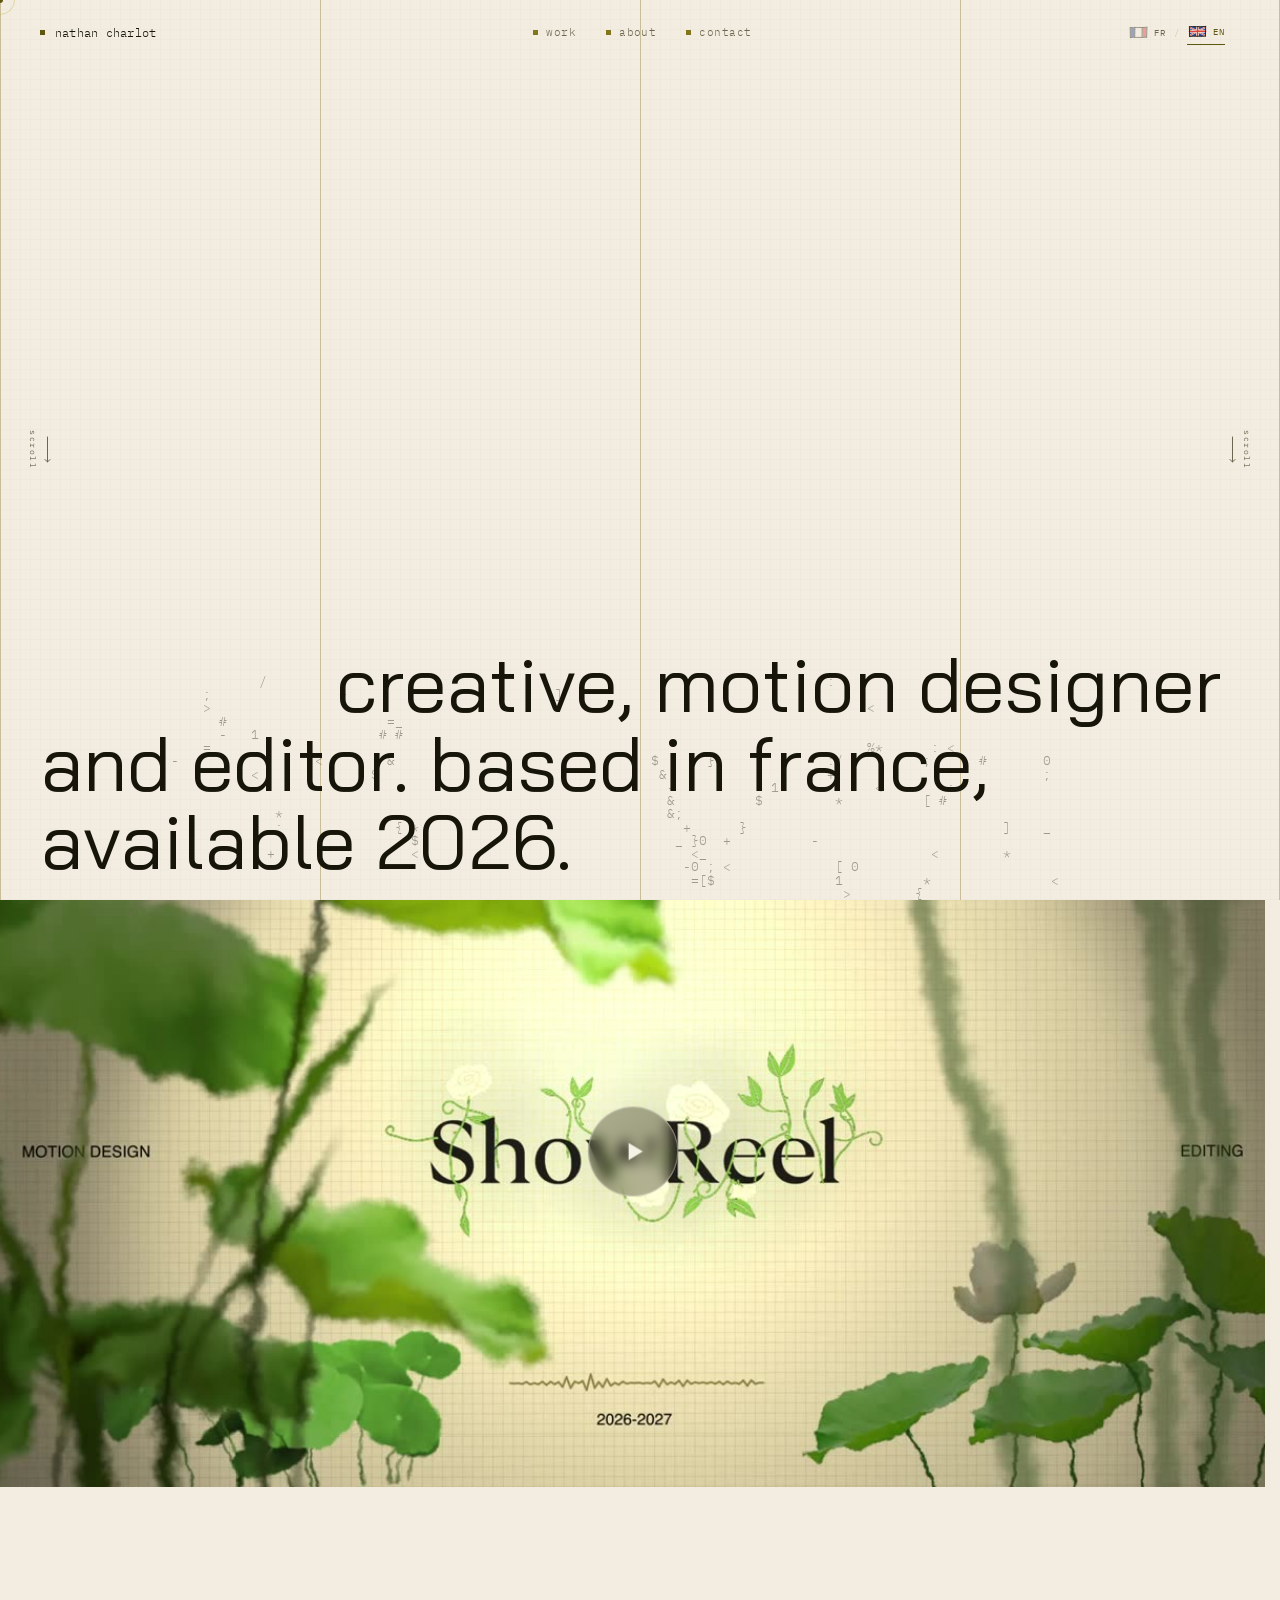
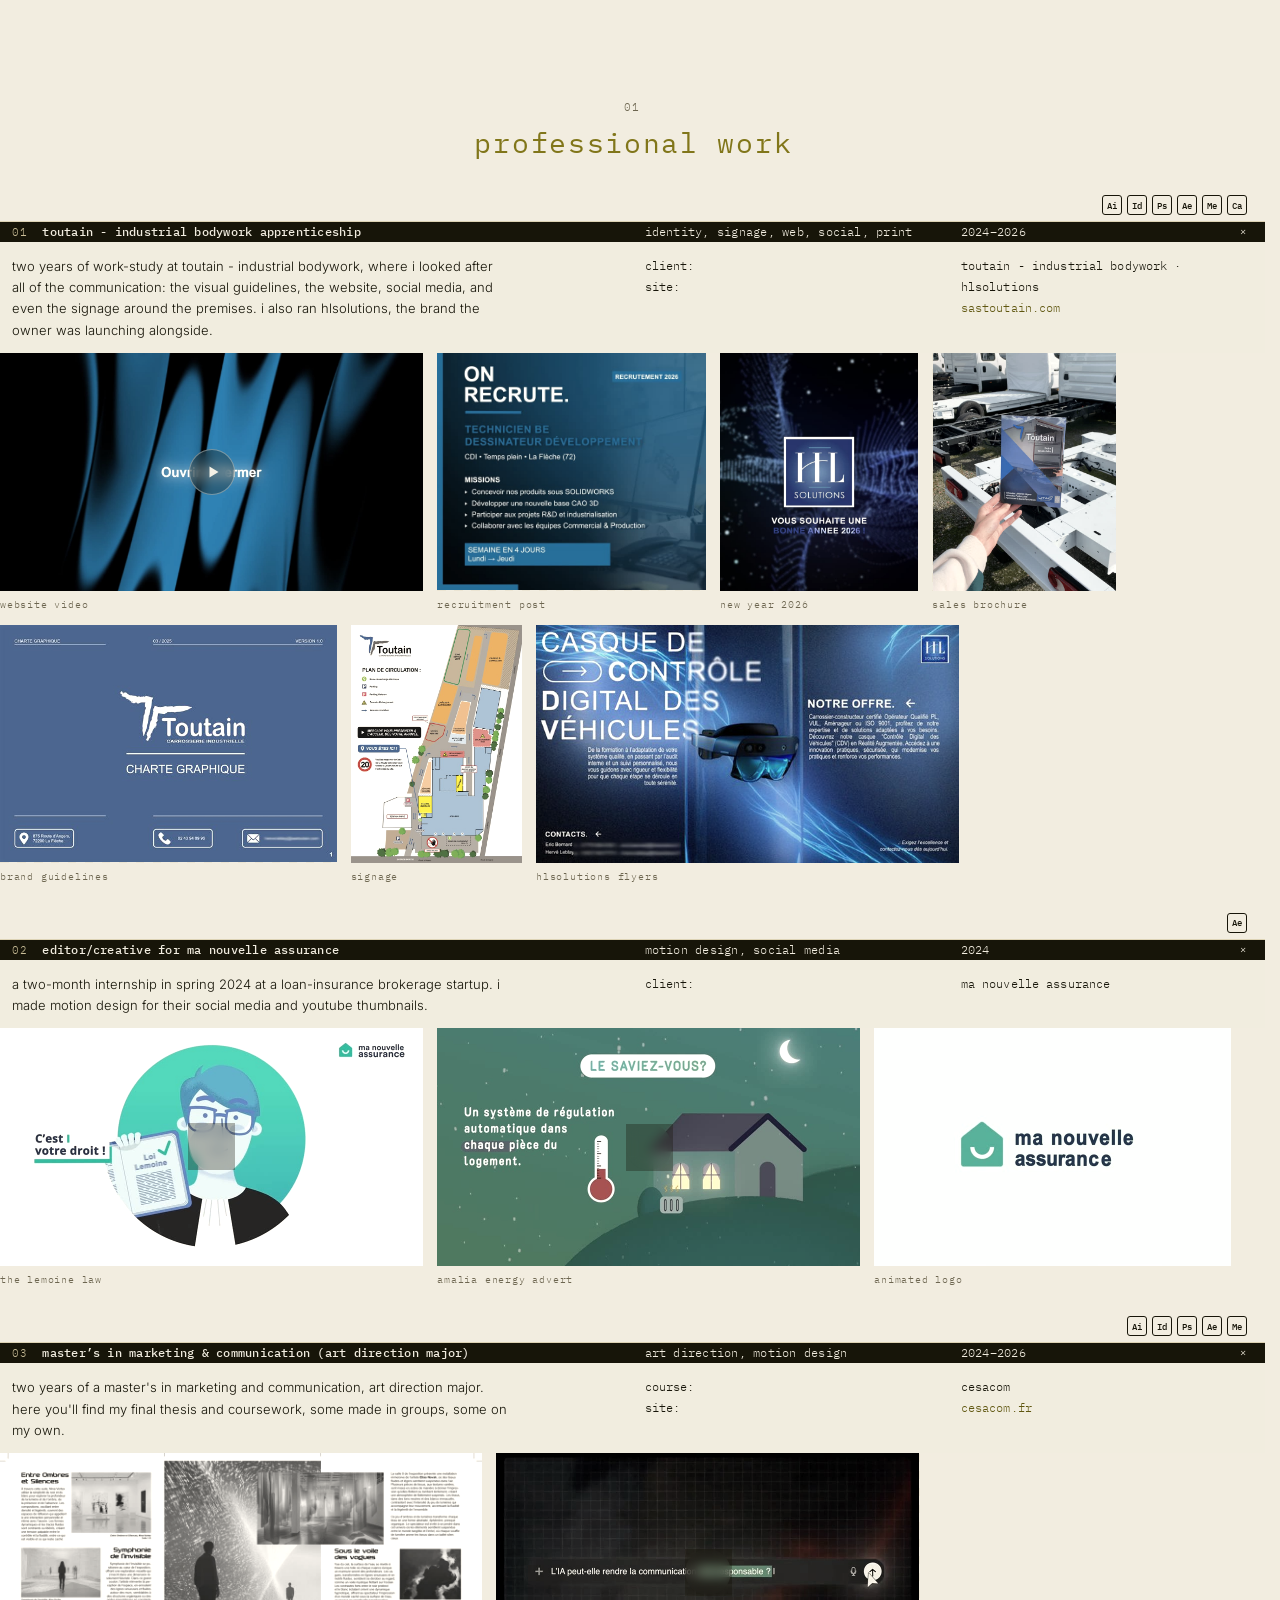
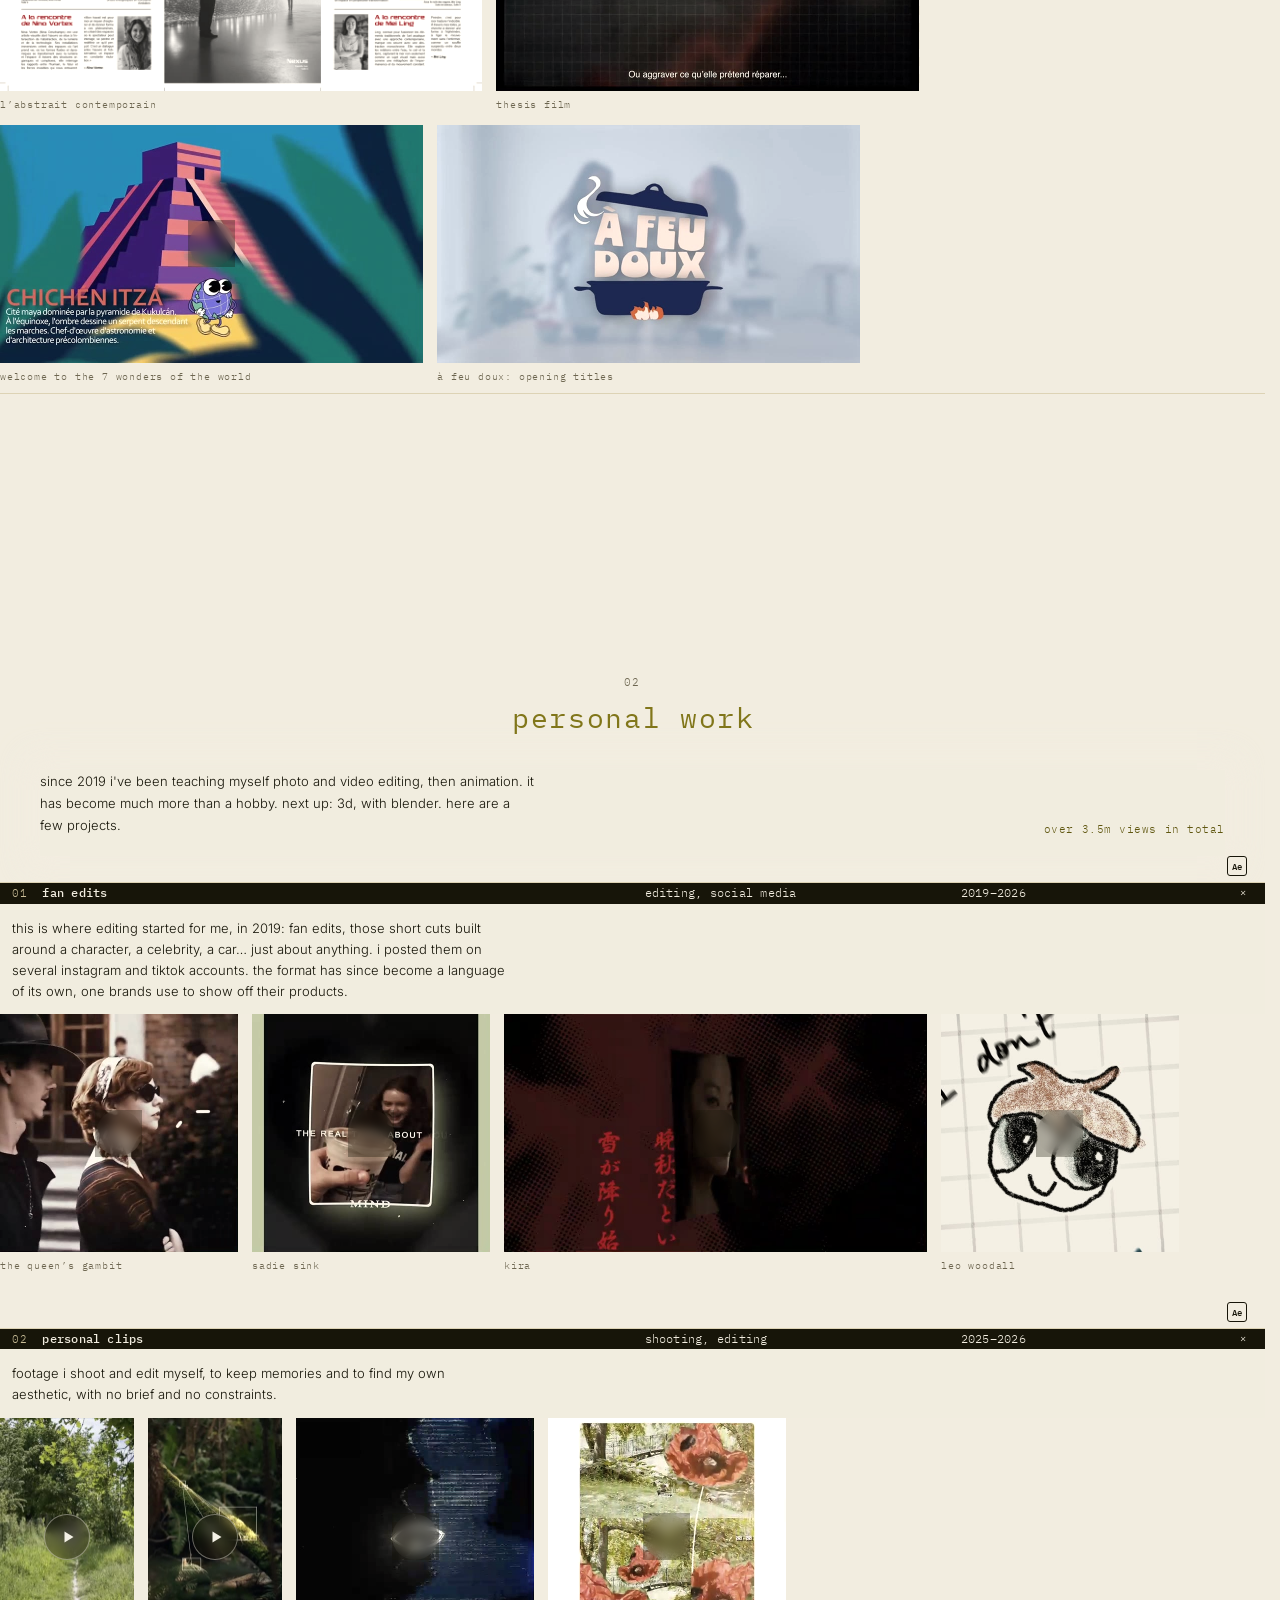
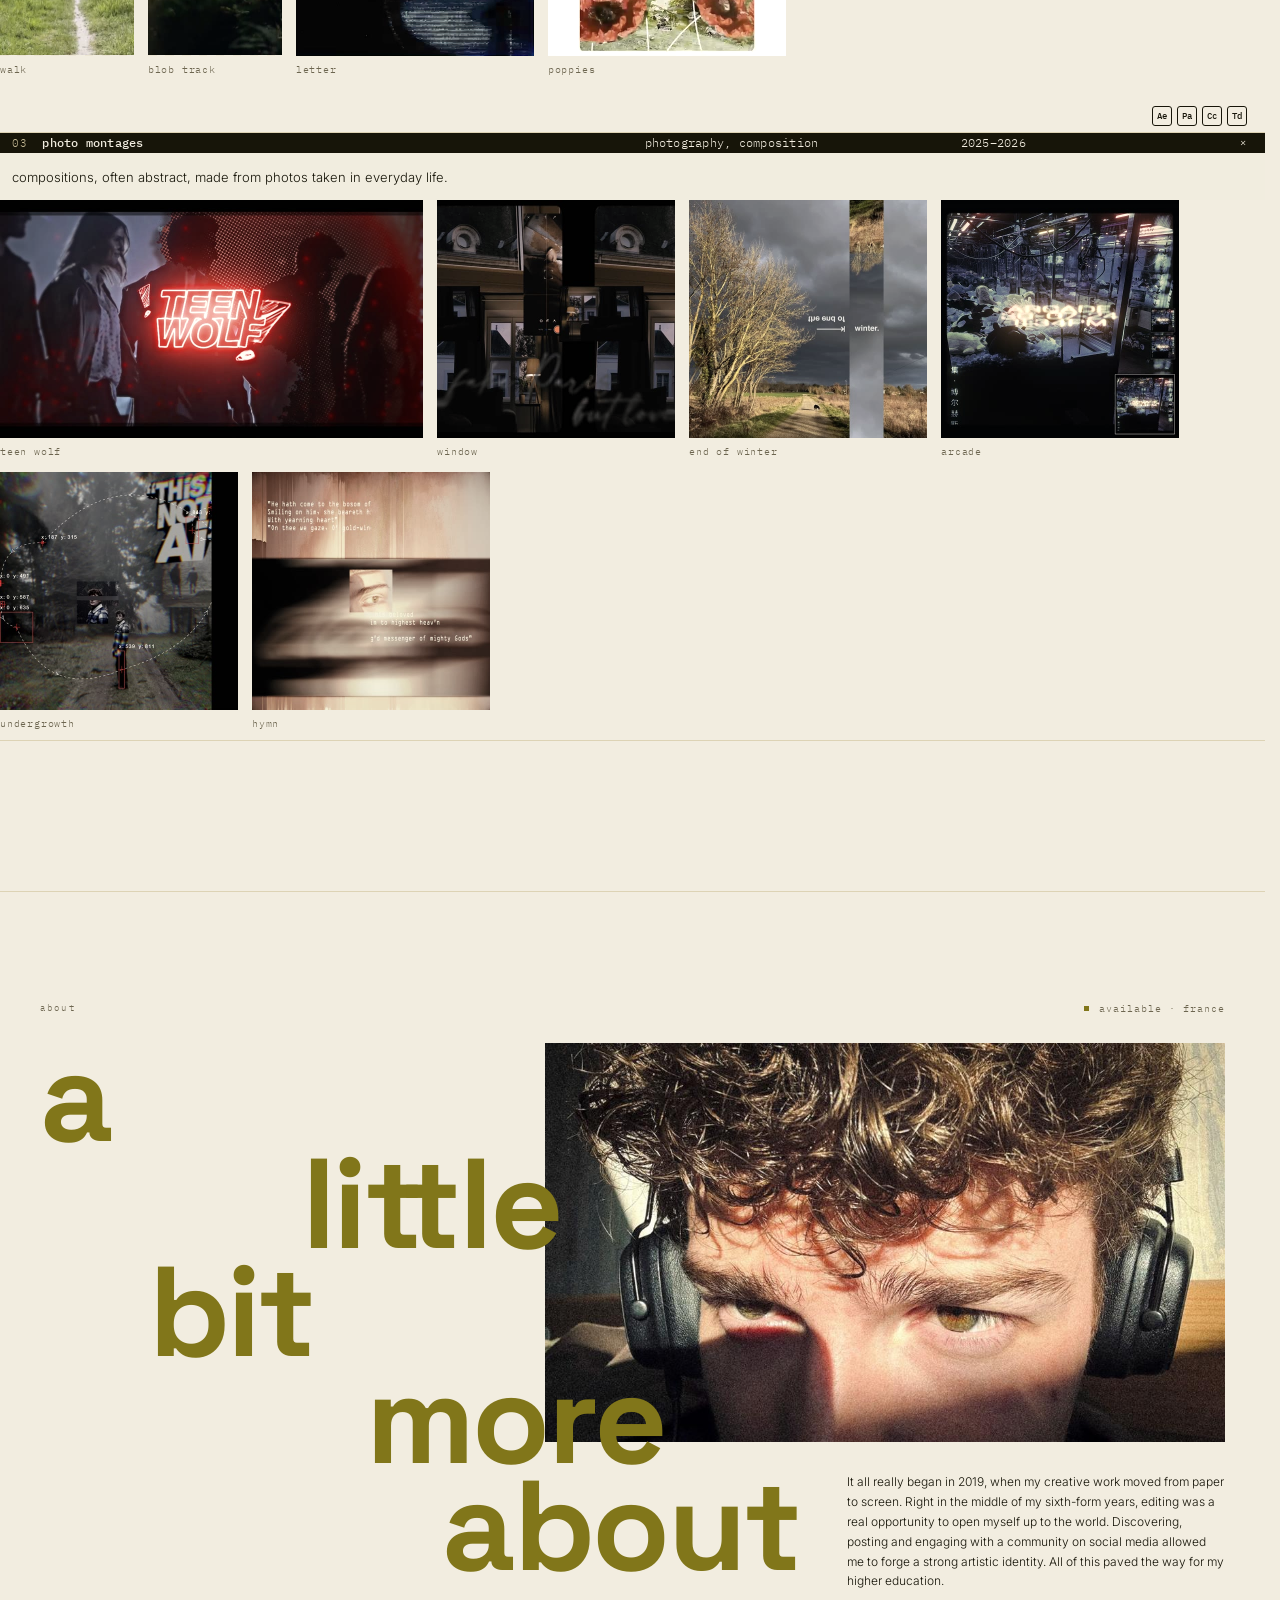
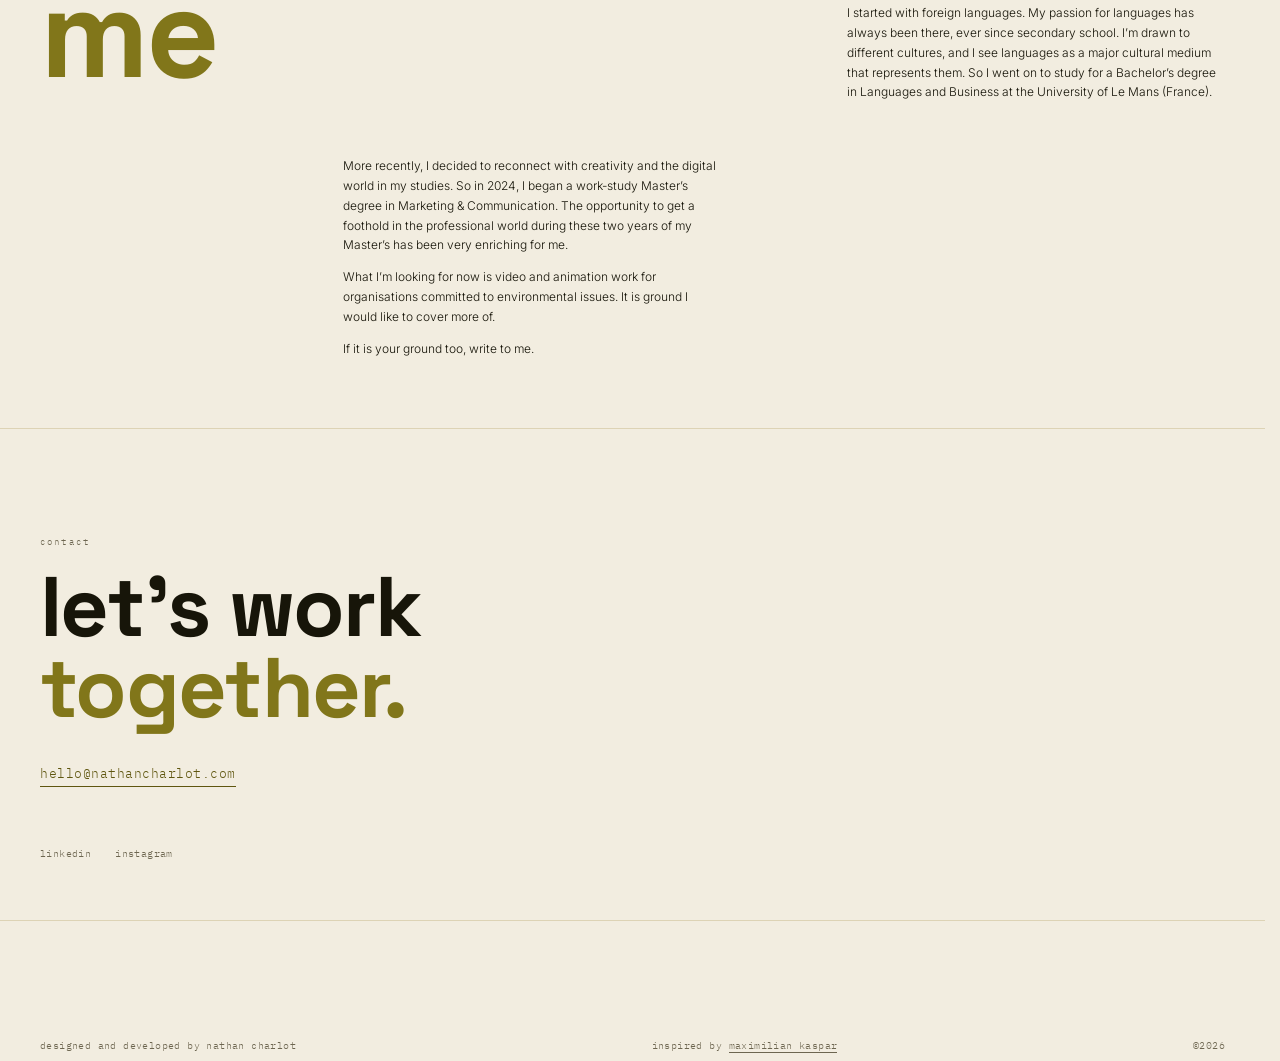
<file: en.html>
<!DOCTYPE html>
<html lang="en">
<head>
<meta charset="UTF-8">
<meta name="viewport" content="width=device-width, initial-scale=1.0">
<title>Nathan Charlot · Portfolio</title>
<meta http-equiv="refresh" content="0; url=index.html">
<script>
try { localStorage.setItem('lang', 'en'); } catch (e) {}
location.replace('index.html');
</script>
</head>
<body>
<p><a href="index.html">Continue to the portfolio</a></p>
</body>
</html>
</file>
